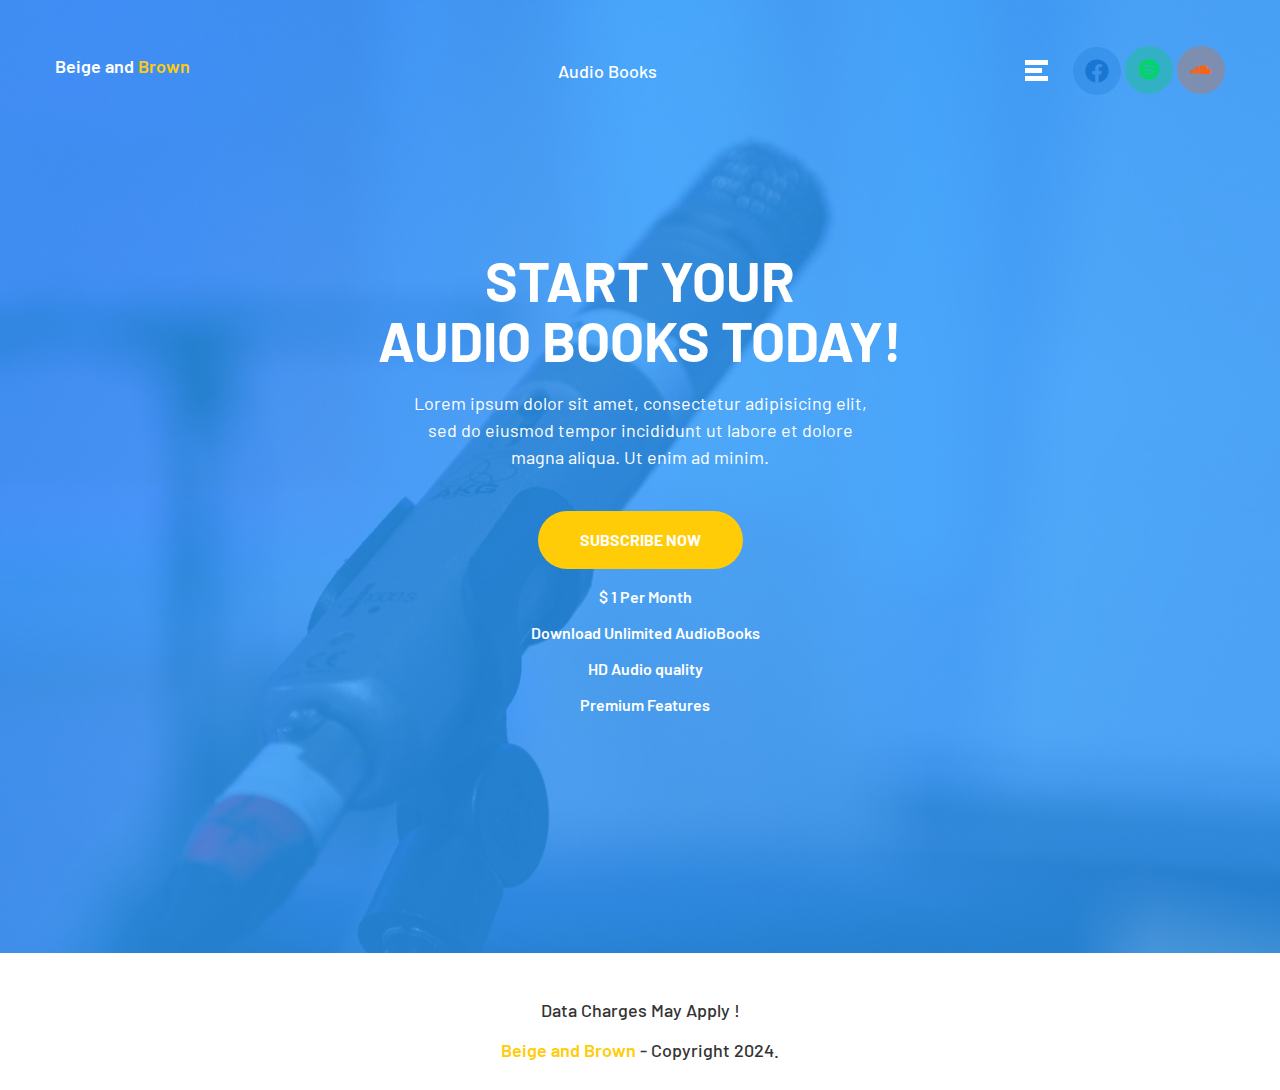
<file: index.html>
<!DOCTYPE html>
<html lang="en">

<head>
    <meta charset="UTF-8">
    <title>Beige and Brown</title>
    <meta name="viewport" content="width=device-width, initial-scale=1, shrink-to-fit=no">
    <meta name="description" content="Beige and Brown" />
    <meta name="author" content="Beige and Brown">
    <meta name="keywords" content="" />
    <link rel="stylesheet" type="text/css" href="css/animate.css">
    <link rel="stylesheet" type="text/css" href="css/bootstrap.min.css">
    <link rel="stylesheet" type="text/css" href="css/all.min.css">
    <link rel="stylesheet" type="text/css" href="css/slick.css">
    <link rel="stylesheet" type="text/css" href="css/slick-theme.css">
    <link rel="stylesheet" type="text/css" href="css/flaticon.css">
    <link rel="stylesheet" type="text/css" href="css/maudio.css">
    <link rel="stylesheet" type="text/css" href="css/jplayer.blue.monday.min.css" />
    <link rel="stylesheet" type="text/css" href="css/style.css">
    <link rel="stylesheet" type="text/css" href="css/color.css">
    <link rel="stylesheet" type="text/css" href="css/rtl.css">
    <link rel="stylesheet" type="text/css" href="css/responsive.css">
    <link rel="alternate stylesheet" type="text/css" href="css/color.css" title="color1" />
</head>

<body>
    <div class="wrapper">

        <header class="pb">
            <div class="bottom-header">
                <div class="container">
                    <div class="header-content">
                        <div class="logo">
                            <a href="index.html" title="">
                                <p class="dummy_logo">Beige and <span style="color:  #ffcc07;">Brown</span></p>
                            </a>
                        </div>
                        <nav>
                            <ul>
                                <li><a href="podcasts.html" title="">Audio Books</a></li>
                                <!-- <li>
                                    <select class="form-select form_select" aria-label="Default select example">
                                        <option value="">Language</option>
                                        <option value="1">English</option>
                                        <option value="2">Hindi</option>
                                    </select>
                                </li> -->
                            </ul>
                        </nav>
                        <a href="#" title="" class="menu-btn"><img src="images/bars2.png" alt=""></a>
                        <ul class="social-links">
                            <li><a href="#" title="" class="facebook"><i class="fab fa-facebook"></i></a></li>
                            <li><a href="#" title="" class="spotify"><i class="flaticon-spotify"></i></a></li>
                            <li><a href="#" title="" class="soundcloud"><i class="flaticon-soundcloud-logo"></i></a>
                            </li>
                        </ul>
                    </div>
                </div>
            </div>
        </header>

        <div class="responsive-mobile-menu d-flex flex-wrap align-items-end">
            <a href="#" title="" class="close-menu">
                <i class="fa fa-times"></i>
            </a>
            <ul class="mb-menu">
                <li><a href="podcasts.html" title="">Audio Books</a> </li>
            </ul>
            <ul class="social-links">
                <li><a href="#" title=""><i class="fab fa-facebook-f"></i></a></li>
                <li><a href="#" title=""><i class="fab fa-twitter"></i></a></li>
                <li><a href="#" title=""><i class="fab fa-instagram"></i></a></li>
                <li><a href="#" title=""><i class="fab fa-dribbble"></i></a></li>
            </ul>
            <div class="rep-copyright">
                <p>Data Charges May Apply !</p>
                <p>Copyright © 2024 <a href="#" title="">Beige and Brown</a></p>

            </div><!--rep-copyright end-->
        </div><!--responsive-mobile-menu end-->

        <section class="main-banner-hp4 text-center">
            <div class="fixed-bg banner-bg6 overlay"></div>
            <div class="container">
                <div class="banner-text-hp3">
                    <h2>Start your <br /> Audio Books today!</h2>
                    <p>Lorem ipsum dolor sit amet, consectetur adipisicing elit, sed do eiusmod
                        tempor incididunt ut labore et dolore magna aliqua. Ut enim ad minim.</p>
                    <a class="btn-default" href="#">Subscribe Now</a>
                    <div class="plan_box">
                        <h4 class="text"><a href="#" title="">&dollar; 1 Per Month</a></h4>
                        <h4 class="text"><a href="#" title="">Download Unlimited AudioBooks</a></h4>
                        <h4 class="text"><a href="#" title="">HD Audio quality</a></h4>
                        <h4 class="text"><a href="#" title="">Premium Features</a></h4>
                    </div>
                    <!-- <div class="icons_row mt-4">
                        <div class="listen_icon">
                            <span><i class="flaticon-dollor" style="color:  #ffcc07;"></i></span>
                        </div>
                        <div class="listen_text">
                            <h4 class="text"><a href="#" title="">1 Per Month</a></h4>
                        </div>
                    </div>
                    <div class="icons_row">
                        <div class="listen_icon">
                            <span><i class="flaticon-download" style="color:  #ffcc07;"></i></span>
                        </div>
                        <div class="listen_text">
                            <h4 class="text"><a href="#" title="">Download Unlimited AudioBooks</a></h4>
                        </div>
                    </div>
                    <div class="icons_row">
                        <div class="listen_icon">
                            <span><i class="flaticon-download" style="color:  #ffcc07;"></i></span>
                        </div>
                        <div class="listen_text">
                            <h4 class="text"><a href="#" title="">HD Audio quality</a></h4>
                        </div>
                    </div>
                    <div class="icons_row">
                        <div class="listen_icon">
                            <span><i class="flaticon-download" style="color:  #ffcc07;"></i></span>
                        </div>
                        <div class="listen_text">
                            <h4 class="text"><a href="#" title="">Premium Features</a></h4>
                        </div>
                    </div> -->

                    <!-- <div class="listen-dv">
                        <span> <i class="flaticon-dollor" style="color:  #ffcc07;"></i></span>
                        <h4 class="text"><a href="#" title="">1 Per Month</a></h4>
                    </div>
                    <div class="listen-dv">
                        <span> <i class="flaticon-download" style="color:  #ffcc07;"></i></span>
                        <h4 class="text"><a href="#" title="">Download Unlimited AudioBooks</a></h4>
                    </div> -->
                </div>
                <!-- <div class="listen-on-platforms">
                    <div class="container">
                        <div class="listen-dv text-center">
                            <h3>Premium :</h3>
                            <ul>
                                <li>
                                    <span> <i class="flaticon-dollor" style="color:  #ffcc07;"></i></span>
                                    <h4><a href="#" title=""> 1 Per Month</a></h4>
                                </li>
                                <li>
                                    <span><i class="fa fa-rss" style="color:  #ffcc07;"></i></span>
                                    <h4><a href="#" title="">Subscribe Now</a> </h4>
                                </li>
                            </ul>
                        </div>
                    </div>
                </div> -->
            </div>
        </section>

        <!-- <section class="block pt-0">
            <div class="fixed-bg bg1"></div>
            <section class="block pb-0">
                <div class="container">
                    <div class="section-title text-center">
                        <span>Enjoy some new awesome Audio Books</span>
                        <h2>Audio Books <span>SERIES</span></h2>
                        <i class="flaticon-playlist"></i>
                    </div>
                    <div class="podcast-series">
                        <div class="row">
                            <div class="col-lg-6">
                                <div class="pod-series">
                                    <div class="pod-thumbnail">
                                        <img src="images/resources/img2.jpg" alt="" class="w-100">
                                        <a href="#" title="" class="download"><i class="fa fa-download"></i></a>
                                    </div>
                                    <div class="pod-info">
                                        <h3>Fashion Is Life</h3>
                                        <h4>20 Episodes</h4>
                                        <ul class="songs-list">
                                            <li>
                                                <div class="mm-audio">
                                                    <audio controls
                                                        src="http://www.jplayer.org/audio/mp3/Miaow-04-Lismore.mp3"></audio>
                                                </div>
                                                <h3>The Moorditj Mag Podcast: Ep #20</h3>
                                            </li>
                                            <li>
                                                <div class="mm-audio">
                                                    <audio controls
                                                        src="http://www.jplayer.org/audio/mp3/TSP-05-Your_face.mp3"></audio>
                                                </div>
                                                <h3>Week’s edition of the Moorditj: Ep #19</h3>
                                            </li>
                                            <li>
                                                <div class="mm-audio">
                                                    <audio controls
                                                        src="http://www.jplayer.org/audio/mp3/TSP-01-Cro_magnon_man.mp3"></audio>
                                                </div>
                                                <h3>Jim and Jodi talking: Ep #18</h3>
                                            </li>
                                            <li>
                                                <div class="mm-audio">
                                                    <audio controls
                                                        src="http://www.jplayer.org/audio/mp3/TSP-07-Cybersonnet.mp3"></audio>
                                                </div>
                                                <h3>Who Loves Everything: Ep #17</h3>
                                            </li>
                                        </ul>
                                        <a href="podcast-details.html" title="" class="view-btn">View All Episodes <i
                                                class="fa fa-angle-right"></i></a>
                                    </div>
                                </div>
                            </div>
                            <div class="col-lg-6">
                                <div class="pod-series">
                                    <div class="pod-thumbnail">
                                        <img src="images/resources/img3.jpg" alt="" class="w-100">
                                        <a href="#" title="" class="download"><i class="fa fa-download"></i></a>
                                    </div>
                                    <div class="pod-info">
                                        <h3>Education Audio Books</h3>
                                        <h4>20 Episodes</h4>
                                        <ul class="songs-list">
                                            <li>
                                                <div class="mm-audio">
                                                    <audio controls
                                                        src="http://www.jplayer.org/audio/mp3/Miaow-04-Lismore.mp3"></audio>
                                                </div>
                                                <h3>The Moorditj Mag Podcast: Ep #20</h3>
                                            </li>
                                            <li>
                                                <div class="mm-audio">
                                                    <audio controls
                                                        src="http://www.jplayer.org/audio/mp3/TSP-05-Your_face.mp3"></audio>
                                                </div>
                                                <h3>Week’s edition of the Moorditj: Ep #19</h3>
                                            </li>
                                            <li>
                                                <div class="mm-audio">
                                                    <audio controls
                                                        src="http://www.jplayer.org/audio/mp3/TSP-01-Cro_magnon_man.mp3"></audio>
                                                </div>
                                                <h3>Jim and Jodi talking: Ep #18</h3>
                                            </li>
                                            <li>
                                                <div class="mm-audio">
                                                    <audio controls
                                                        src="http://www.jplayer.org/audio/mp3/TSP-07-Cybersonnet.mp3"></audio>
                                                </div>
                                                <h3>Who Loves Everything: Ep #17</h3>
                                            </li>
                                        </ul>
                                        <a href="podcast-details.html" title="" class="view-btn">View All Episodes <i
                                                class="fa fa-angle-right"></i></a>
                                    </div>
                                </div>
                            </div>
                        </div>
                    </div>
                </div>
            </section>
        </section> -->

        <!-- <section class="block">
            <div class="container">
                <div class="section-title text-center">
                    <span>Enjoy some new awesome Audio Books</span>
                    <h2>Audio <span>Books</span></h2>
                    <i class="flaticon-playlist"></i>
                </div>
                <div class="podcast-episodes">
                    <div class="podcast-epd">
                        <div class="row align-items-center">
                            <div class="col-lg-4">
                                <div class="podcast-thumb">
                                    <img src="images/resources/img4.jpg" alt="" class="w-100">
                                </div>
                            </div>
                            <div class="col-lg-8">
                                <div class="podcast-ep-info">
                                    <ul class="pod-meta">
                                        <li>
                                            <i class="flaticon-playlist"></i>
                                            Episode 12
                                        </li>
                                        <li>
                                            <i class="flaticon-date"></i>
                                            September 3, 2018
                                        </li>
                                    </ul>
                                    <h2>A short wave goodbye for my good friend</h2>
                                    <div class="music-player">
                                        <audio controls
                                            src="http://www.jplayer.org/audio/mp3/Miaow-04-Lismore.mp3"></audio>
                                    </div>
                                    <p>Lorem ipsum dolor sit amet, consectetuer adipiscing elit. Aenean commodo ligula
                                        eget dolor. Ae nean massa. Cum sociis natoque penatibus et magnis dis parturient
                                        montes, nascetur ridiculus mus. Donec quam felis, ultricies nec, pellentesque
                                        eu, pretium...</p>
                                </div>
                            </div>
                        </div>
                    </div>
                    <div class="podcast-epd">
                        <div class="row align-items-center">
                            <div class="col-lg-4">
                                <div class="podcast-thumb">
                                    <img src="images/resources/img5.jpg" alt="" class="w-100">
                                </div>
                            </div>
                            <div class="col-lg-8">
                                <div class="podcast-ep-info">
                                    <ul class="pod-meta">
                                        <li>
                                            <i class="flaticon-playlist"></i>
                                            Episode 12
                                        </li>
                                        <li>
                                            <i class="flaticon-date"></i>
                                            September 3, 2018
                                        </li>
                                    </ul>
                                    <h2>Goodbye for my good friend Francisco</h2>
                                    <div class="music-player">
                                        <audio controls
                                            src="http://www.jplayer.org/audio/mp3/TSP-07-Cybersonnet.mp3"></audio>
                                    </div>
                                    <p>Lorem ipsum dolor sit amet, consectetuer adipiscing elit. Aenean commodo ligula
                                        eget dolor. Ae nean massa. Cum sociis natoque penatibus et magnis dis parturient
                                        montes, nascetur ridiculus mus. Donec quam felis, ultricies nec, pellentesque
                                        eu, pretium...</p>
                                </div>
                            </div>
                        </div>
                    </div>
                    <div class="podcast-epd">
                        <div class="row align-items-center">
                            <div class="col-lg-4">
                                <div class="podcast-thumb">
                                    <img src="images/resources/img6.jpg" alt="" class="w-100">
                                </div>
                            </div>
                            <div class="col-lg-8">
                                <div class="podcast-ep-info">
                                    <ul class="pod-meta">
                                        <li>
                                            <i class="flaticon-playlist"></i>
                                            Episode 12
                                        </li>
                                        <li>
                                            <i class="flaticon-date"></i>
                                            September 3, 2018
                                        </li>
                                    </ul>
                                    <h2>Glazing handmade white china pot</h2>
                                    <div class="music-player">
                                        <audio controls
                                            src="http://www.jplayer.org/audio/mp3/Miaow-01-Tempered-song.mp3"></audio>
                                    </div>
                                    <p>Lorem ipsum dolor sit amet, consectetuer adipiscing elit. Aenean commodo ligula
                                        eget dolor. Ae nean massa. Cum sociis natoque penatibus et magnis dis parturient
                                        montes, nascetur ridiculus mus. Donec quam felis, ultricies nec, pellentesque
                                        eu, pretium...</p>
                                </div>
                            </div>
                        </div>
                    </div>
                    <div class="podcast-epd">
                        <div class="row align-items-center">
                            <div class="col-lg-4">
                                <div class="podcast-thumb">
                                    <img src="images/resources/img7.jpg" alt="" class="w-100">
                                </div>
                            </div>
                            <div class="col-lg-8">
                                <div class="podcast-ep-info">
                                    <ul class="pod-meta">
                                        <li>
                                            <i class="flaticon-playlist"></i>
                                            Episode 12
                                        </li>
                                        <li>
                                            <i class="flaticon-date"></i>
                                            September 3, 2018
                                        </li>
                                    </ul>
                                    <h2>Lemon juice for the next generations to come</h2>
                                    <div class="music-player">
                                        <audio controls
                                            src="http://www.jplayer.org/audio/mp3/Miaow-02-Hidden.mp3"></audio>
                                    </div>
                                    <p>Lorem ipsum dolor sit amet, consectetuer adipiscing elit. Aenean commodo ligula
                                        eget dolor. Ae nean massa. Cum sociis natoque penatibus et magnis dis parturient
                                        montes, nascetur ridiculus mus. Donec quam felis, ultricies nec, pellentesque
                                        eu, pretium...</p>
                                </div>
                            </div>
                        </div>
                    </div>
                    <div class="podcast-epd">
                        <div class="row align-items-center">
                            <div class="col-lg-4">
                                <div class="podcast-thumb">
                                    <img src="images/resources/img8.jpg" alt="" class="w-100">
                                </div>
                            </div>
                            <div class="col-lg-8">
                                <div class="podcast-ep-info">
                                    <ul class="pod-meta">
                                        <li>
                                            <i class="flaticon-playlist"></i>
                                            Episode 12
                                        </li>
                                        <li>
                                            <i class="flaticon-date"></i>
                                            September 3, 2018
                                        </li>
                                    </ul>
                                    <h2>A short wave goodbye for my good friend</h2>
                                    <div class="music-player">
                                        <audio controls
                                            src="http://www.jplayer.org/audio/mp3/Miaow-03-Lentement.mp3"></audio>
                                    </div>
                                    <p>Lorem ipsum dolor sit amet, consectetuer adipiscing elit. Aenean commodo ligula
                                        eget dolor. Ae nean massa. Cum sociis natoque penatibus et magnis dis parturient
                                        montes, nascetur ridiculus mus. Donec quam felis, ultricies nec, pellentesque
                                        eu, pretium...</p>
                                </div>
                            </div>
                        </div>
                    </div>
                </div>
                <div class="load-more text-center">
                    <a href="podcast-details.html" title="" class="btn-default"><i class="flaticon-reload"></i>Load More
                        <span></span></a>
                </div>
            </div>
        </section> -->

        <!-- <section class="subscribe_section">
            <div class="container">
                <div class="section-title v2 text-center">
                    <span>Which option is right for you?</span>
                    <h3>Instantly <span>Access Hundreds of Hours</span> of Audio Books Shows and More.</h3>
                </div>
                <div class="row">
                    <div class="col-lg-4 col-md-6 mb-4">
                        <div class="packages">
                            <h1>Premium</h1>
                            <h2 class="text1">&#8377; 999.00</h2>
                            <ul class="list">
                                <li class="first">1 Login Device</li>
                                <li>Unlimited Downloads</li>
                                <li>HD Audio Quality</li>
                                <li>Premium Features</li>
                            </ul>
                            <a href="#" class="button">Start Now</a>
                        </div>
                    </div>
                    <div class="col-lg-4 col-md-6 mb-4">
                        <div class="packages">
                            <h1>Premium</h1>
                            <h2 class="text1">&#8377; 999.00</h2>
                            <ul class="list">
                                <li class="first">1 Login Device</li>
                                <li>Unlimited Downloads</li>
                                <li>HD Audio Quality</li>
                                <li>Premium Features</li>
                            </ul>
                            <a href="#" class="button">Start Now</a>
                        </div>
                    </div>
                    <div class="col-lg-4 col-md-6 mb-4">
                        <div class="packages">
                            <h1>Premium</h1>
                            <h2 class="text1">&#8377; 999.00</h2>
                            <ul class="list">
                                <li class="first">1 Login Device</li>
                                <li>Unlimited Downloads</li>
                                <li>HD Audio Quality</li>
                                <li>Premium Features</li>
                            </ul>
                            <a href="#" class="button">Start Now</a>
                        </div>
                    </div>
                </div>
            </div>
        </section> -->

        <!-- <section class="block">
            <div class="fixed-bg bg2 overlay-bg"></div>
            <div class="container">
                <div class="section-title white text-center">
                    <span>Enjoy some new awesome Audio Books</span>
                    <h2>Latest <span>News</span></h2>
                    <i class="flaticon-playlist"></i>
                </div>
                <div class="blog-posts">
                    <div class="row">
                        <div class="col-lg-4 col-md-6">
                            <div class="post">
                                <span class="category">Radio Production</span>
                                <h2 class="post-title"><a href="blog-details.html" title="">10 Ways to Get New Listeners
                                        Using Social Media</a></h2>
                                <img src="images/resources/img9.jpg" alt="" class="w-100">
                                <p>Lorem ipsum dolor sit amet conc sit n sit namo, allegro sustenuto spres Lore to ipsum
                                    dolo e liemat.</p>
                                <a href="#" title="" class="posted-by"><span> By Harry Robinson</span> -
                                    <strong>24.04.20</strong></a>
                            </div>
                        </div>
                        <div class="col-lg-4 col-md-6">
                            <div class="post">
                                <span class="category">Radio Tips</span>
                                <h2 class="post-title"><a href="blog-details.html" title="">Collider and the Search for
                                        the Higgs-Boson</a></h2>
                                <img src="images/resources/img10.jpg" alt="" class="w-100">
                                <p>Lorem ipsum dolor sit amet conc sit n sit namo, allegro sustenuto spres Lore to ipsum
                                    dolo e liemat.</p>
                                <a href="#" title="" class="posted-by"><span> By Harry Robinson</span> -
                                    <strong>24.04.20</strong></a>
                            </div>
                        </div>
                        <div class="col-lg-4 col-md-6">
                            <div class="post">
                                <span class="category">News</span>
                                <h2 class="post-title"><a href="blog-details.html" title="">Pluto and the Icy Outer
                                        Solar System</a></h2>
                                <img src="images/resources/img11.jpg" alt="" class="w-100">
                                <p>Lorem ipsum dolor sit amet conc sit n sit namo, allegro sustenuto spres Lore to ipsum
                                    dolo e liemat.</p>
                                <a href="#" title="" class="posted-by"><span> By Harry Robinson</span> -
                                    <strong>24.04.20</strong></a>
                            </div>
                        </div>
                    </div>
                </div>
            </div>
        </section> -->

        <!-- <section class="newsletter-sec">
            <div class="container">
                <div class="newsletter">
                    <div class="row align-items-center">
                        <div class="col-lg-5">
                            <div class="newz-txt">
                                <h3>Subscribe <span>Our Newsletter</span> To Receive the Latest News</h3>
                            </div>
                        </div>
                        <div class="col-lg-7">
                            <div class="newsletter-form">
                                <div class="input-field">
                                    <span class="env"><i class="flaticon-email"></i></span>
                                    <input type="email" name="email" placeholder="Enter Your Email Address....">
                                    <button type="submit" class="btn-default">Subscribe <span></span></button>
                                </div>
                            </div>
                        </div>
                    </div>
                </div>
            </div>
        </section> -->

        <!-- <section class="block pb-0">
            <div class="container-fluid p-0">
                <h3 class="hd-title"><a href="#" title="">@softcircles</a></h3>
                <div class="insta-section">
                    <div class="row">
                        <div class="col-md-2 col-sm-4 col-4">
                            <div class="insta">
                                <img src="images/resources/img12.jpg" alt="" class="w-100">
                                <ul class="lzt">
                                    <li><i class="flaticon-heart-1"></i> 12</li>
                                    <li><i class="flaticon-comment"></i> 45</li>
                                </ul>
                            </div>
                        </div>
                        <div class="col-md-2 col-sm-4 col-4">
                            <div class="insta">
                                <img src="images/resources/img13.jpg" alt="" class="w-100">
                                <ul class="lzt">
                                    <li><i class="flaticon-heart-1"></i> 12</li>
                                    <li><i class="flaticon-comment"></i> 45</li>
                                </ul>
                            </div>
                        </div>
                        <div class="col-md-2 col-sm-4 col-4">
                            <div class="insta">
                                <img src="images/resources/img14.jpg" alt="" class="w-100">
                                <ul class="lzt">
                                    <li><i class="flaticon-heart-1"></i> 12</li>
                                    <li><i class="flaticon-comment"></i> 45</li>
                                </ul>
                            </div>
                        </div>
                        <div class="col-md-2 col-sm-4 col-4">
                            <div class="insta">
                                <img src="images/resources/img15.jpg" alt="" class="w-100">
                                <ul class="lzt">
                                    <li><i class="flaticon-heart-1"></i> 12</li>
                                    <li><i class="flaticon-comment"></i> 45</li>
                                </ul>
                            </div>
                        </div>
                        <div class="col-md-2 col-sm-4 col-4">
                            <div class="insta">
                                <img src="images/resources/img16.jpg" alt="" class="w-100">
                                <ul class="lzt">
                                    <li><i class="flaticon-heart-1"></i> 12</li>
                                    <li><i class="flaticon-comment"></i> 45</li>
                                </ul>
                            </div>
                        </div>
                        <div class="col-md-2 col-sm-4 col-4">
                            <div class="insta">
                                <img src="images/resources/img17.jpg" alt="" class="w-100">
                                <ul class="lzt">
                                    <li><i class="flaticon-heart-1"></i> 12</li>
                                    <li><i class="flaticon-comment"></i> 45</li>
                                </ul>
                            </div>
                        </div>
                    </div>
                </div>
            </div>
        </section> -->

        <footer>
            <div class="container">
                <!-- <div class="top-footer">
                    <div class="row">
                        <div class="col-lg-3 col-md-6">
                            <div class="widget widget-about">
                                <h3>London Sinfonietta</h3>
                                <p>169 Bridle Ave. <br /> Georgetown, SC 29440</p>
                            </div>
                        </div>
                        <div class="col-lg-3 col-md-6">
                            <div class="widget widget-contact">
                                <ul>
                                    <li>+123 456 789 01</li>
                                    <li><a href="mailto:example@example.com" title="">info@username.com</a></li>
                                </ul>
                            </div>
                        </div>
                        <div class="col-lg-3 col-md-6">
                            <div class="widget widget-links">
                                <ul class="wd-links">
                                    <li><a href="#" title="">Accessibility</a></li>
                                    <li><a href="#" title="">Contact</a></li>
                                    <li><a href="#" title="">Privacy and Cookie </a></li>
                                </ul>
                            </div>
                        </div>
                        <div class="col-lg-3 col-md-6">
                            <div class="widget widget-links">
                                <ul class="wd-links">
                                    <li><a href="#" title="">Accessibility</a></li>
                                    <li><a href="#" title="">Contact</a></li>
                                    <li><a href="#" title="">Privacy and Cookie </a></li>
                                </ul>
                            </div>
                        </div>
                    </div>
                </div> -->
                <div class="bottom-footer">
                    <!-- <div class="row"> -->
                    <!-- <div class="col-lg-3">
                            <div class="btm-logo">
                                Beige and Brown
                            </div>
                        </div> -->
                    <!-- <div class="col-lg-9">
                            <ul class="btm-links">
                                <li><a href="#" title="">About Us</a></li>
                                <li><a href="#" title="">Working for Us</a></li>
                                <li><a href="#" title="">Help</a></li>
                                <li><a href="#" title="">Press</a></li>
                                <li><a href="#" title="">Code of Conduct</a></li>
                            </ul> -->

                    <!-- </div> -->
                    <p class="copyright-txt">Data Charges May Apply !</p>
                    <p class="copyright-txt"><strong>Beige and Brown</strong> - Copyright 2024.</p>
                    <!-- </div> -->
                </div>
            </div>
        </footer>

    </div>

    <script src="js/all.min.js"></script>
</body>

</html>
</file>
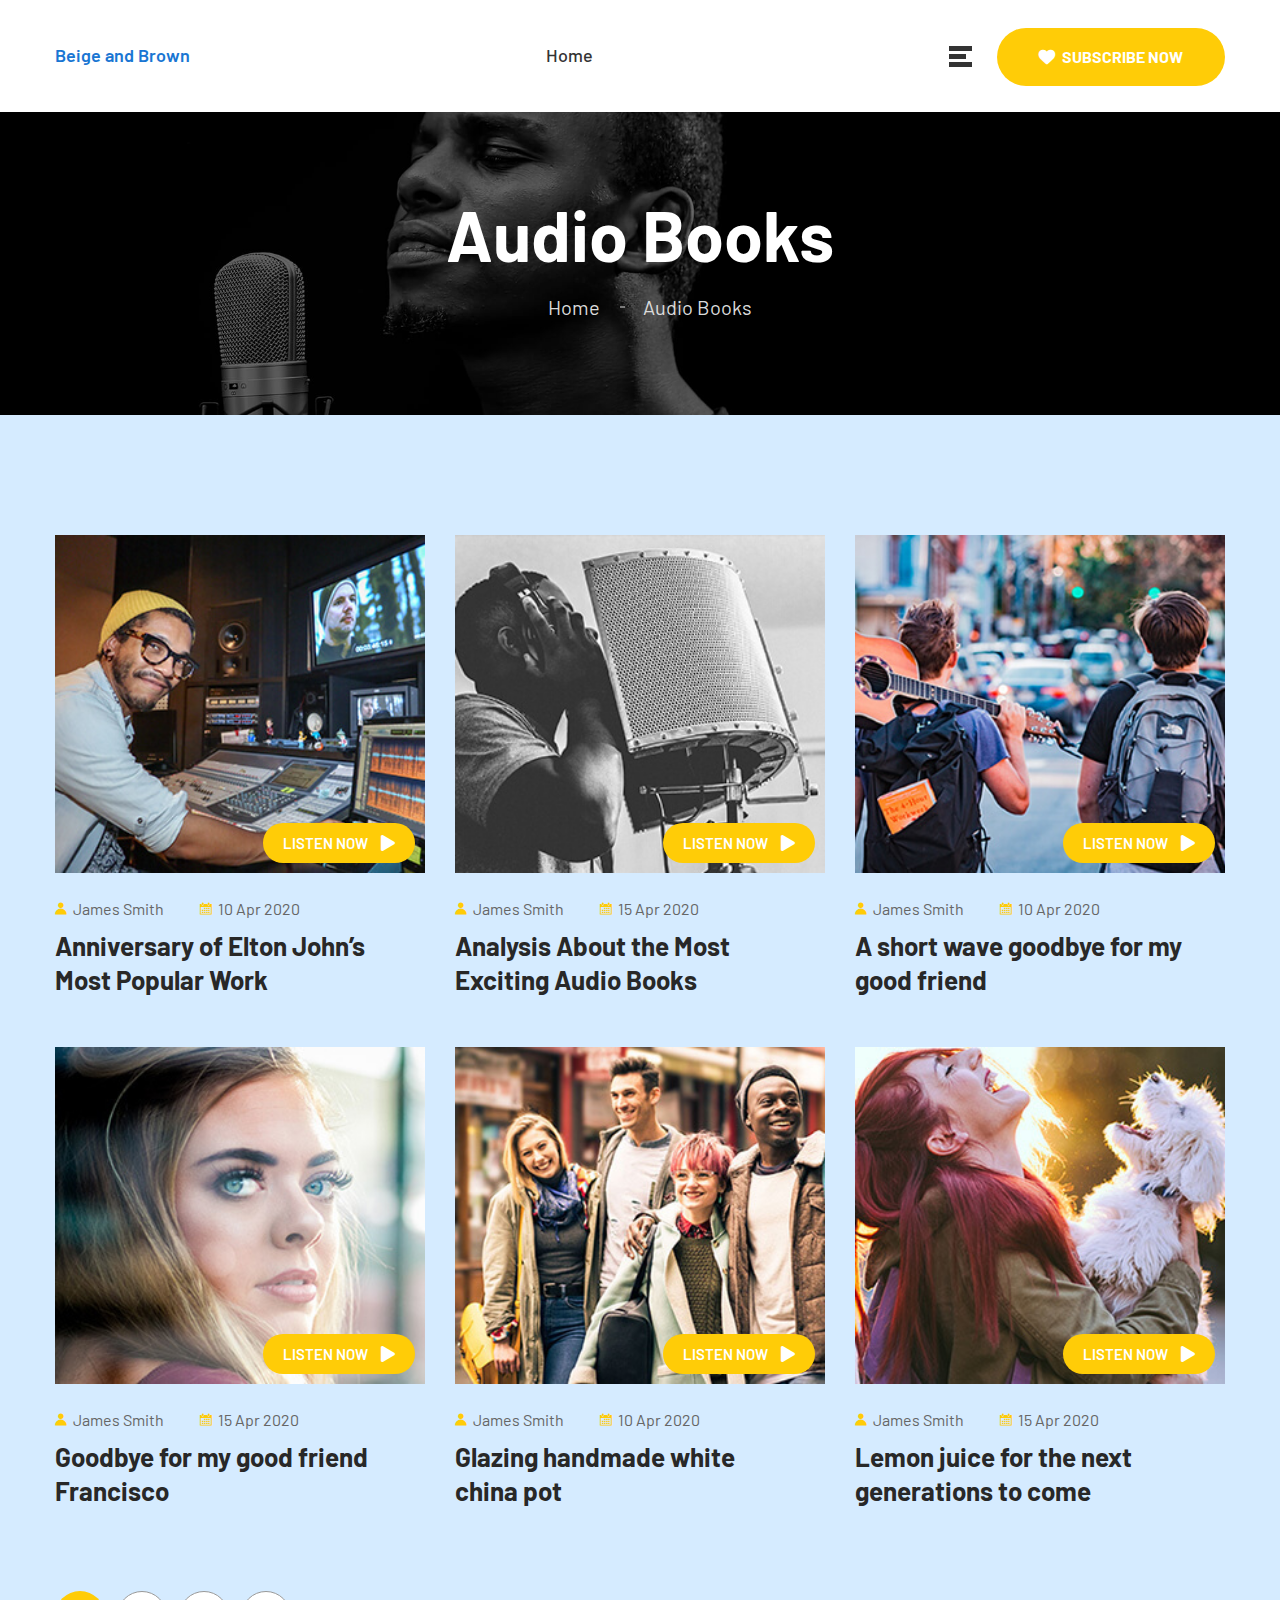
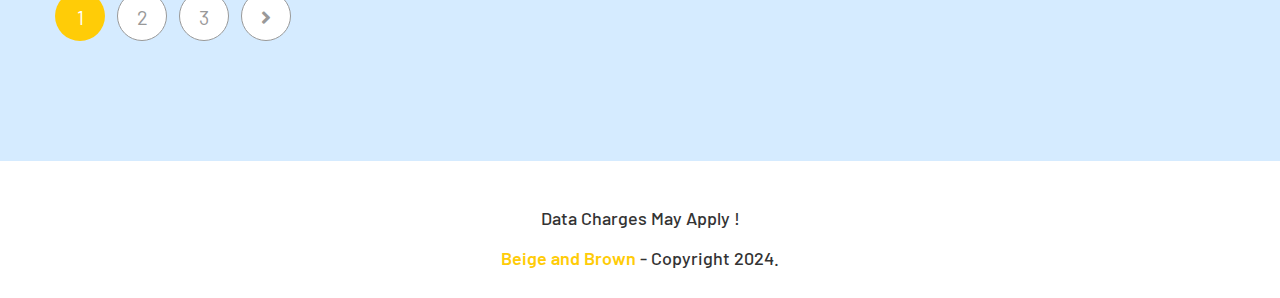
<file: podcasts.html>
<!DOCTYPE html>
<html lang="en">

<head>
    <meta charset="UTF-8">
    <title>Beige and Brown</title>
    <meta name="viewport" content="width=device-width, initial-scale=1, shrink-to-fit=no">
    <meta name="description" content="Beige and Brown" />
    <meta name="author" content="Beige and Brown">
    <meta name="keywords" content="" />
    <link rel="stylesheet" type="text/css" href="css/animate.css">
    <link rel="stylesheet" type="text/css" href="css/bootstrap.min.css">
    <link rel="stylesheet" type="text/css" href="css/all.min.css">
    <link rel="stylesheet" type="text/css" href="css/slick.css">
    <link rel="stylesheet" type="text/css" href="css/slick-theme.css">
    <link rel="stylesheet" type="text/css" href="css/flaticon.css">
    <link rel="stylesheet" type="text/css" href="css/maudio.css">
    <link rel="stylesheet" type="text/css" href="css/jplayer.blue.monday.min.css" />
    <link rel="stylesheet" type="text/css" href="css/style.css">
    <link rel="stylesheet" type="text/css" href="css/color.css">
    <link rel="stylesheet" type="text/css" href="css/rtl.css">
    <link rel="stylesheet" type="text/css" href="css/responsive.css">
    <link rel="alternate stylesheet" type="text/css" href="css/color.css" title="color1" />
</head>


<body>

    <div id="jquery_jplayer_1" class="cp-jplayer"></div>
    <div class="wrapper">

        <header>
            <!-- <div class="top-header">
                <div class="container">
                    <div class="row align-items-center">
                        <div class="col-xl-8 col-lg-7 col-md-6">
                            <ul class="tp-links">
                                <li><a href="" title="">Subscribe</a></li>
                                <li><a href="#" title="">Who We Are</a></li>
                                <li><a href="podcasts.html" title="">Audio Books</a></li>
                            </ul>
                        </div>
                        <div class="col-xl-4 col-lg-5 col-md-6 mll-auto">
                            <a href="#" title="" class="login"><i class="flaticon-user"></i>Login or
                                Register</a>
                            <ul class="social-links">
                                <li><a href="#" title=""><i class="fab fa-facebook-f"></i></a></li>
                                <li><a href="#" title=""><i class="fab fa-twitter"></i></a></li>
                                <li><a href="#" title=""><i class="fab fa-instagram"></i></a></li>
                            </ul>
                            <div class="clearfix"></div>
                        </div>
                    </div>
                </div>
            </div> -->
            <div class="bottom-header">
                <div class="container">
                    <div class="header-content">
                        <div class="logo">
                            <a href="index.html" title="">
                                <p class="dummy_logo2">Beige and Brown</p>
                            </a>
                        </div><!--logo end-->
                        <nav>
                            <ul>
                                <li><a class="" href="index.html" title="">Home</a> </li>
                                <!-- <li><a href="podcasts.html" title="">Audio Books</a></li> -->
                                <!-- <li><a href="#" title="">Blog</a> </li> -->
                                <!-- <li><a href="#" title="">Contact</a></li> -->
                            </ul>
                        </nav><!--nav end-->
                        <a href="#" title="" class="menu-btn"><img src="images/bars.png" alt=""></a>
                        <a href="#" title="" class="btn-default"><i class="flaticon-heart"></i>Subscribe
                            Now
                            <span></span></a>
                    </div><!--header-content end-->
                </div>
            </div><!--bottom-header end-->
        </header><!--header end-->

        <div class="responsive-mobile-menu d-flex flex-wrap align-items-end">
            <a href="#" title="" class="close-menu">
                <i class="fa fa-times"></i>
            </a>
            <ul class="mb-menu">
                <li><a href="index.html" title="">Home</a> </li>
                <li><a href="profile.html" title="">Profile</a></li>
                <!-- <li><a href="#" title="">Blog</a></li> -->
                <!-- <li><a href="#" title="">Contact</a></li> -->
            </ul>
            <ul class="social-links">
                <li><a href="#" title=""><i class="fab fa-facebook-f"></i></a></li>
                <li><a href="#" title=""><i class="fab fa-twitter"></i></a></li>
                <li><a href="#" title=""><i class="fab fa-instagram"></i></a></li>
                <li><a href="#" title=""><i class="fab fa-dribbble"></i></a></li>
            </ul>
            <div class="rep-copyright">
                <p>Data Charges May Apply !</p>
                <p>Copyright © 2024 <a href="#" title="">Beige and Brown</a></p>
            </div><!--rep-copyright end-->
        </div><!--responsive-mobile-menu end-->

        <!--  MUSIC PLAYER -->
        <a href="#" title="" class="remove-music-player v2"><i class="fa fa-angle-up"></i></a>
        <div class="beatx-playyer fixed-player">
            <a href="#" title="" class="remove-music-player"><i class="fa fa-angle-down"></i></a>
            <div id="jquery_jplayer_1" class="jp-jplayer"></div>
            <div class="container-fluid">
                <div id="jp_container_1" class="jp-audio" role="application" aria-label="media player">
                    <div class="jp-type-playlist">
                        <div class="jp-gui jp-interface align-items-center">
                            <div class="musicc-controls">
                                <div class="row align-items-center">
                                    <div class="col-xl-4">
                                        <div class="song-title">
                                            <h2 class="jp-title"></h2>
                                        </div>
                                    </div>
                                    <div class="col-xl-3 col-lg-4">
                                        <div
                                            class="jp-controls d-flex flex-wrap align-items-center justify-content-end">
                                            <button class="jp-previous" role="button" tabindex="0"><i
                                                    class="flaticon-backward-arrows-couple-pointing-to-left"></i></button>
                                            <button class="jp-play" role="button" tabindex="0"><i
                                                    class="fa fa-play"></i></button>
                                            <button class="jp-next" role="button" tabindex="0"><i
                                                    class="flaticon-fast-forward"></i></button>
                                        </div>
                                    </div>
                                    <div class="col-xl-5 col-lg-8 text-right">
                                        <div class="controls-sc">
                                            <div class="jp-progress">
                                                <div class="jp-seek-bar">
                                                    <div class="jp-play-bar"></div>
                                                </div>
                                            </div>
                                            <div class="jp-time-holder">
                                                <div class="jp-current-time" role="timer" aria-label="time">&nbsp;</div>
                                                <div class="jp-duration" role="timer" aria-label="duration">&nbsp;</div>
                                            </div>
                                            <div class="jp-toggles">
                                                <button class="jp-repeat" role="button" tabindex="0"><i
                                                        class="fa fa-redo-alt"></i></button>
                                                <button class="jp-shuffle" role="button" tabindex="0"><i
                                                        class="fa fa-random"></i></button>
                                            </div>
                                            <div class="jp-volume-controls">
                                                <!-- <button class="jp-mute" role="button" tabindex="0"><i class="fa fa-volume-off"></i></button> -->
                                                <div class="jp-volume-bar">
                                                    <div class="jp-volume-bar-value"></div>
                                                </div>
                                                <button class="jp-mute" role="button" tabindex="0"><i
                                                        class="fa fa-volume-up"></i></button>
                                            </div>
                                        </div>
                                    </div>
                                </div>
                            </div>
                        </div>
                        <div class="jp-playlist">
                            <h3>Episodes</h3>
                            <ul>
                                <li>&nbsp;</li>
                            </ul>
                        </div>
                        <div class="jp-no-solution">
                            <span>Update Required</span>
                            To play the media you will need to either update your browser to a recent version or update
                            your <a href="http://get.adobe.com/flashplayer/" target="_blank">Flash plugin</a>.
                        </div>
                    </div>
                </div>
            </div>
        </div><!--beatx-music-player end-->

        <section class="pager-section">
            <div class="fixed-bg pager-bg"></div>
            <div class="container">
                <div class="pager-details text-center">
                    <h2 class="page-title">Audio Books</h2>
                    <ul class="breadcrumb">
                        <li><a href="index.html" title="">Home</a></li>
                        <li><span>Audio Books</span></li>
                    </ul><!--breadcrumb end-->
                </div><!--pager-details end-->
            </div>
        </section><!--pager-section end-->

        <section class="block podcast_bg">
            <div class="container">
                <div class="page-content">
                    <div class="row">
                        <div class="col-lg-12">
                            <div class="blog-posts v-2">
                                <div class="row">
                                    <div class="col-lg-4 col-md-6">
                                        <div class="blog-post v2">
                                            <div class="blog-thumbnail">
                                                <img src="images/resources/blog1.jpg" alt="" class="w-100">
                                                <a href="#" title="" class="listen-now  open-music-player">
                                                    Listen Now <i class="fa fa-play"></i>
                                                </a>

                                            </div><!--blog-thumbnail end-->
                                            <div class="blog-info">
                                                <ul class="pod-meta">
                                                    <li>
                                                        <i class="flaticon-user"></i>
                                                        <a href="#" title="">James Smith</a>
                                                    </li>
                                                    <li>
                                                        <i class="flaticon-date"></i>
                                                        <a href="#" title="">10 Apr 2020</a>
                                                    </li>
                                                </ul>
                                                <h2><a href="#" title="">Anniversary of Elton John’s
                                                        Most Popular Work</a></h2>
                                            </div><!--blog-info end-->
                                        </div><!--blog-post end-->
                                    </div>
                                    <div class="col-lg-4 col-md-6">
                                        <div class="blog-post v2">
                                            <div class="blog-thumbnail">
                                                <img src="images/resources/blog2.jpg" alt="" class="w-100">
                                                <a href="#" title="" class="listen-now  open-music-player">
                                                    Listen Now <i class="fa fa-play"></i>
                                                </a>
                                            </div><!--blog-thumbnail end-->
                                            <div class="blog-info">
                                                <ul class="pod-meta">
                                                    <li>
                                                        <i class="flaticon-user"></i>
                                                        <a href="#" title="">James Smith</a>
                                                    </li>
                                                    <li>
                                                        <i class="flaticon-date"></i>
                                                        <a href="#" title="">15 Apr 2020</a>
                                                    </li>
                                                </ul>
                                                <h2><a href="#" title="">Analysis About the Most
                                                        Exciting Audio Books</a></h2>
                                            </div><!--blog-info end-->
                                        </div><!--blog-post end-->
                                    </div>
                                    <div class="col-lg-4 col-md-6">
                                        <div class="blog-post v2">
                                            <div class="blog-thumbnail">
                                                <img src="images/resources/blog3.jpg" alt="" class="w-100">
                                                <a href="#" title="" class="listen-now  open-music-player">
                                                    Listen Now <i class="fa fa-play"></i>
                                                </a>
                                            </div><!--blog-thumbnail end-->
                                            <div class="blog-info">
                                                <ul class="pod-meta">
                                                    <li>
                                                        <i class="flaticon-user"></i>
                                                        <a href="#" title="">James Smith</a>
                                                    </li>
                                                    <li>
                                                        <i class="flaticon-date"></i>
                                                        <a href="#" title="">10 Apr 2020</a>
                                                    </li>
                                                </ul>
                                                <h2><a href="#" title="">A short wave goodbye for my
                                                        good friend</a></h2>
                                            </div><!--blog-info end-->
                                        </div><!--blog-post end-->
                                    </div>
                                    <div class="col-lg-4 col-md-6">
                                        <div class="blog-post v2">
                                            <div class="blog-thumbnail">
                                                <img src="images/resources/blog4.jpg" alt="" class="w-100">
                                                <a href="#" title="" class="listen-now  open-music-player">
                                                    Listen Now <i class="fa fa-play"></i>
                                                </a>
                                            </div><!--blog-thumbnail end-->
                                            <div class="blog-info">
                                                <ul class="pod-meta">
                                                    <li>
                                                        <i class="flaticon-user"></i>
                                                        <a href="#" title="">James Smith</a>
                                                    </li>
                                                    <li>
                                                        <i class="flaticon-date"></i>
                                                        <a href="#" title="">15 Apr 2020</a>
                                                    </li>
                                                </ul>
                                                <h2><a href="#" title="">Goodbye for my good friend
                                                        Francisco</a></h2>
                                            </div><!--blog-info end-->
                                        </div><!--blog-post end-->
                                    </div>
                                    <div class="col-lg-4 col-md-6">
                                        <div class="blog-post v2">
                                            <div class="blog-thumbnail">
                                                <img src="images/resources/blog5.jpg" alt="" class="w-100">
                                                <a href="#" title="" class="listen-now  open-music-player">
                                                    Listen Now <i class="fa fa-play"></i>
                                                </a>
                                            </div><!--blog-thumbnail end-->
                                            <div class="blog-info">
                                                <ul class="pod-meta">
                                                    <li>
                                                        <i class="flaticon-user"></i>
                                                        <a href="#" title="">James Smith</a>
                                                    </li>
                                                    <li>
                                                        <i class="flaticon-date"></i>
                                                        <a href="#" title="">10 Apr 2020</a>
                                                    </li>
                                                </ul>
                                                <h2><a href="#" title="">Glazing handmade white china
                                                        pot</a></h2>
                                            </div><!--blog-info end-->
                                        </div><!--blog-post end-->
                                    </div>
                                    <div class="col-lg-4 col-md-6">
                                        <div class="blog-post v2">
                                            <div class="blog-thumbnail">
                                                <img src="images/resources/blog6.jpg" alt="" class="w-100">
                                                <a href="#" title="" class="listen-now  open-music-player">
                                                    Listen Now <i class="fa fa-play"></i>
                                                </a>
                                            </div><!--blog-thumbnail end-->
                                            <div class="blog-info">
                                                <ul class="pod-meta">
                                                    <li>
                                                        <i class="flaticon-user"></i>
                                                        <a href="#" title="">James Smith</a>
                                                    </li>
                                                    <li>
                                                        <i class="flaticon-date"></i>
                                                        <a href="#" title="">15 Apr 2020</a>
                                                    </li>
                                                </ul>
                                                <h2><a href="#" title="">Lemon juice for the next
                                                        generations to come</a></h2>
                                            </div><!--blog-info end-->
                                        </div><!--blog-post end-->
                                    </div>
                                </div>
                            </div>
                            <div class="beatx-pagination text-left">
                                <nav aria-label="Page navigation example">
                                    <ul class="pagination">
                                        <li class="page-item"><a class="page-link active" href="#">1</a></li>
                                        <li class="page-item"><a class="page-link" href="#">2</a></li>
                                        <li class="page-item"><a class="page-link" href="#">3</a></li>
                                        <li class="page-item">
                                            <a class="page-link" href="#" aria-label="Next">
                                                <span aria-hidden="true"><i class="fa fa-angle-right"></i></span>
                                            </a>
                                        </li>
                                    </ul>
                                </nav>
                            </div><!--beatx-pagination end-->
                        </div>
                    </div>
                </div><!--page-content end-->
            </div>
        </section>


        <!-- <section class="newsletter-sec">
            <div class="container">
                <div class="newsletter">
                    <div class="row align-items-center">
                        <div class="col-lg-5">
                            <div class="newz-txt">
                                <h3>Subscribe <span>Our Newsletter</span> To Receive the Latest News</h3>
                            </div>
                        </div>
                        <div class="col-lg-7">
                            <div class="newsletter-form">
                                <div class="input-field">
                                    <span class="env"><i class="flaticon-email"></i></span>
                                    <input type="email" name="email" placeholder="Enter Your Email Address....">
                                    <button type="submit" class="btn-default">Subscribe <span></span></button>
                                </div>
                            </div>
                        </div>
                    </div>
                </div>
            </div>
        </section> -->

        <footer>
            <div class="container">
                <!-- <div class="top-footer">
                    <div class="row">
                        <div class="col-lg-3 col-md-6">
                            <div class="widget widget-about">
                                <h3>London Sinfonietta</h3>
                                <p>169 Bridle Ave. <br /> Georgetown, SC 29440</p>
                            </div>
                        </div>
                        <div class="col-lg-3 col-md-6">
                            <div class="widget widget-contact">
                                <ul>
                                    <li>+123 456 789 01</li>
                                    <li><a href="mailto:example@example.com" title="">info@username.com</a></li>
                                </ul>
                            </div>
                        </div>
                        <div class="col-lg-3 col-md-6">
                            <div class="widget widget-links">
                                <ul class="wd-links">
                                    <li><a href="#" title="">Accessibility</a></li>
                                    <li><a href="#" title="">Contact</a></li>
                                    <li><a href="#" title="">Privacy and Cookie </a></li>
                                </ul>
                            </div>
                        </div>
                        <div class="col-lg-3 col-md-6">
                            <div class="widget widget-links">
                                <ul class="wd-links">
                                    <li><a href="#" title="">Accessibility</a></li>
                                    <li><a href="#" title="">Contact</a></li>
                                    <li><a href="#" title="">Privacy and Cookie </a></li>
                                </ul>
                            </div>
                        </div>
                    </div>
                </div> -->
                <div class="bottom-footer">
                    <!-- <div class="row"> -->
                    <!-- <div class="col-lg-3">
                            <div class="btm-logo">
                                Beige and Brown
                            </div>
                        </div> -->
                    <!-- <div class="col-lg-9">
                            <ul class="btm-links">
                                <li><a href="#" title="">About Us</a></li>
                                <li><a href="#" title="">Working for Us</a></li>
                                <li><a href="#" title="">Help</a></li>
                                <li><a href="#" title="">Press</a></li>
                                <li><a href="#" title="">Code of Conduct</a></li>
                            </ul> -->

                    <!-- </div> -->
                    <p class="copyright-txt">Data Charges May Apply !</p>
                    <p class="copyright-txt"><strong>Beige and Brown</strong> - Copyright 2024.</p>
                    <!-- </div> -->
                </div>
            </div>
        </footer>

    </div><!--wrapper end-->



    <script src="js/all.min.js"></script>


</body>

</html>
</file>
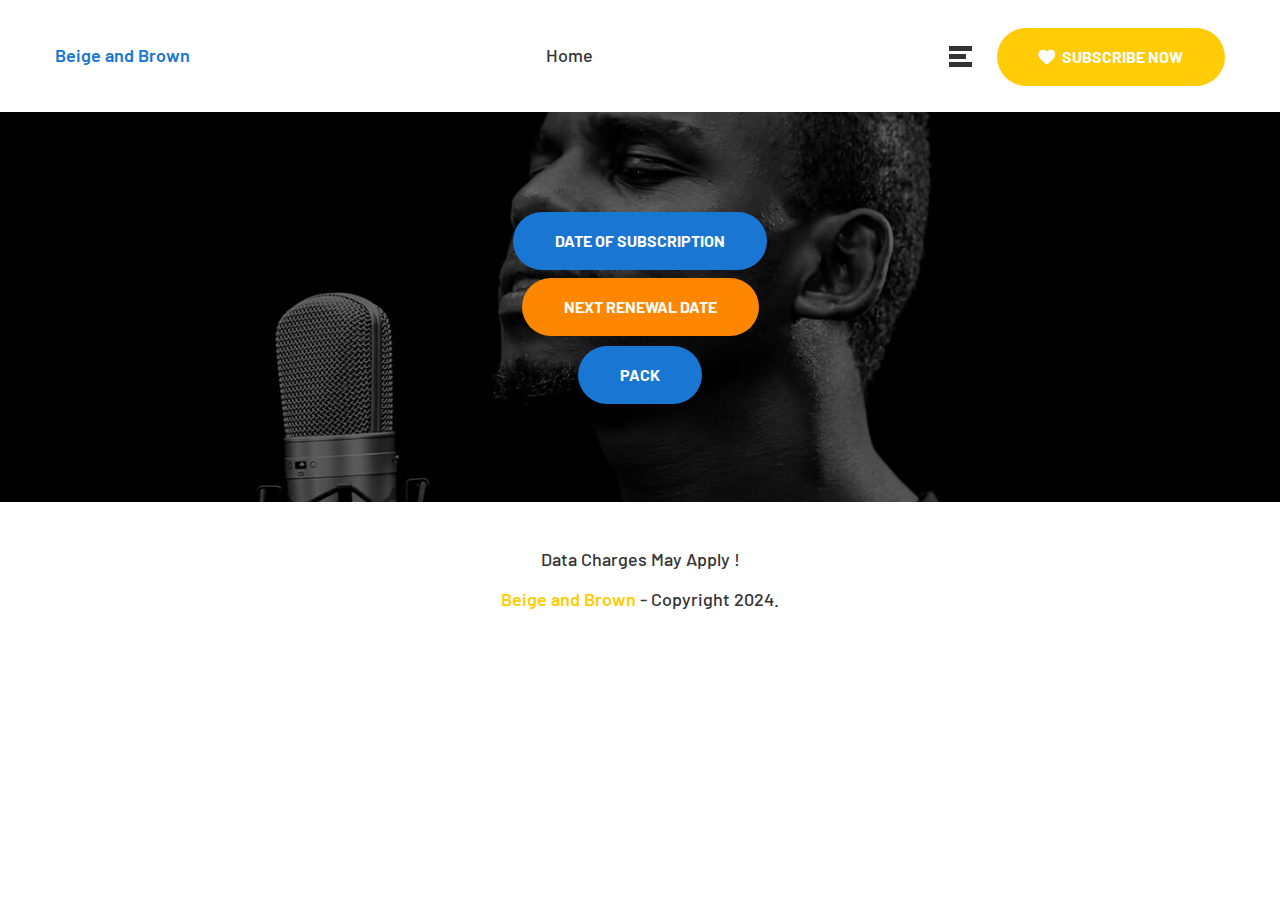
<file: profile.html>
<!DOCTYPE html>
<html lang="en">

<head>
    <meta charset="UTF-8">
    <title>Beige and Brown</title>
    <meta name="viewport" content="width=device-width, initial-scale=1, shrink-to-fit=no">
    <meta name="description" content="Beige and Brown" />
    <meta name="author" content="Beige and Brown">
    <meta name="keywords" content="" />
    <link rel="stylesheet" type="text/css" href="css/animate.css">
    <link rel="stylesheet" type="text/css" href="css/bootstrap.min.css">
    <link rel="stylesheet" type="text/css" href="css/all.min.css">
    <link rel="stylesheet" type="text/css" href="css/slick.css">
    <link rel="stylesheet" type="text/css" href="css/slick-theme.css">
    <link rel="stylesheet" type="text/css" href="css/flaticon.css">
    <link rel="stylesheet" type="text/css" href="css/maudio.css">
    <link rel="stylesheet" type="text/css" href="css/jplayer.blue.monday.min.css" />
    <link rel="stylesheet" type="text/css" href="css/style.css">
    <link rel="stylesheet" type="text/css" href="css/color.css">
    <link rel="stylesheet" type="text/css" href="css/rtl.css">
    <link rel="stylesheet" type="text/css" href="css/responsive.css">
    <link rel="alternate stylesheet" type="text/css" href="css/color.css" title="color1" />
</head>


<body>

    <div id="jquery_jplayer_1" class="cp-jplayer"></div>
    <div class="wrapper">

        <header>
            <div class="bottom-header">
                <div class="container">
                    <div class="header-content">
                        <div class="logo">
                            <a href="index.html" title="">
                                <p class="dummy_logo2">Beige and Brown</p>
                            </a>
                        </div>
                        <nav>
                            <ul>
                                <li><a class="" href="index.html" title="">Home</a> </li>
                            </ul>
                        </nav>
                        <a href="#" title="" class="menu-btn"><img src="images/bars.png" alt=""></a>
                        <a href="#" title="" class="btn-default"><i class="flaticon-heart"></i>Subscribe
                            Now
                            <span></span></a>
                    </div>
                </div>
            </div>
        </header>

        <div class="responsive-mobile-menu d-flex flex-wrap align-items-end">
            <a href="#" title="" class="close-menu">
                <i class="fa fa-times"></i>
            </a>
            <ul class="mb-menu">
                <li><a href="index.html" title="">Home</a></li>
                <li><a href="podcasts.html" title="">Audio Books</a></li>
            </ul>
            <ul class="social-links">
                <li><a href="#" title=""><i class="fab fa-facebook-f"></i></a></li>
                <li><a href="#" title=""><i class="fab fa-twitter"></i></a></li>
                <li><a href="#" title=""><i class="fab fa-instagram"></i></a></li>
                <li><a href="#" title=""><i class="fab fa-dribbble"></i></a></li>
            </ul>
            <div class="rep-copyright">
                <p>Data Charges May Apply !</p>
                <p>Copyright © 2024 <a href="#" title="">Beige and Brown</a></p>
            </div>
        </div>

        <section class="pager-section">
            <div class="fixed-bg pager-bg"></div>
            <div class="container">
                <div class="pager-details text-center">
                    <div class="profile_btn_box">
                        <a href="#" title="" class="btn-default date_btn">Date of Subscription <span></span></a>
                        <a href="#" title="" class="btn-default next_rene">Next renewal date <span></span></a>
                        <a href="#" title="" class="btn-default pack_btn">Pack <span></span></a>
                    </div>
                </div>
            </div>
        </section>

        <footer>
            <div class="container">
                <div class="bottom-footer">
                    <p class="copyright-txt">Data Charges May Apply !</p>
                    <p class="copyright-txt"><strong>Beige and Brown</strong> - Copyright 2024.</p>
                </div>
            </div>
        </footer>
    </div>

    <script src="js/all.min.js"></script>


</body>

</html>
</file>
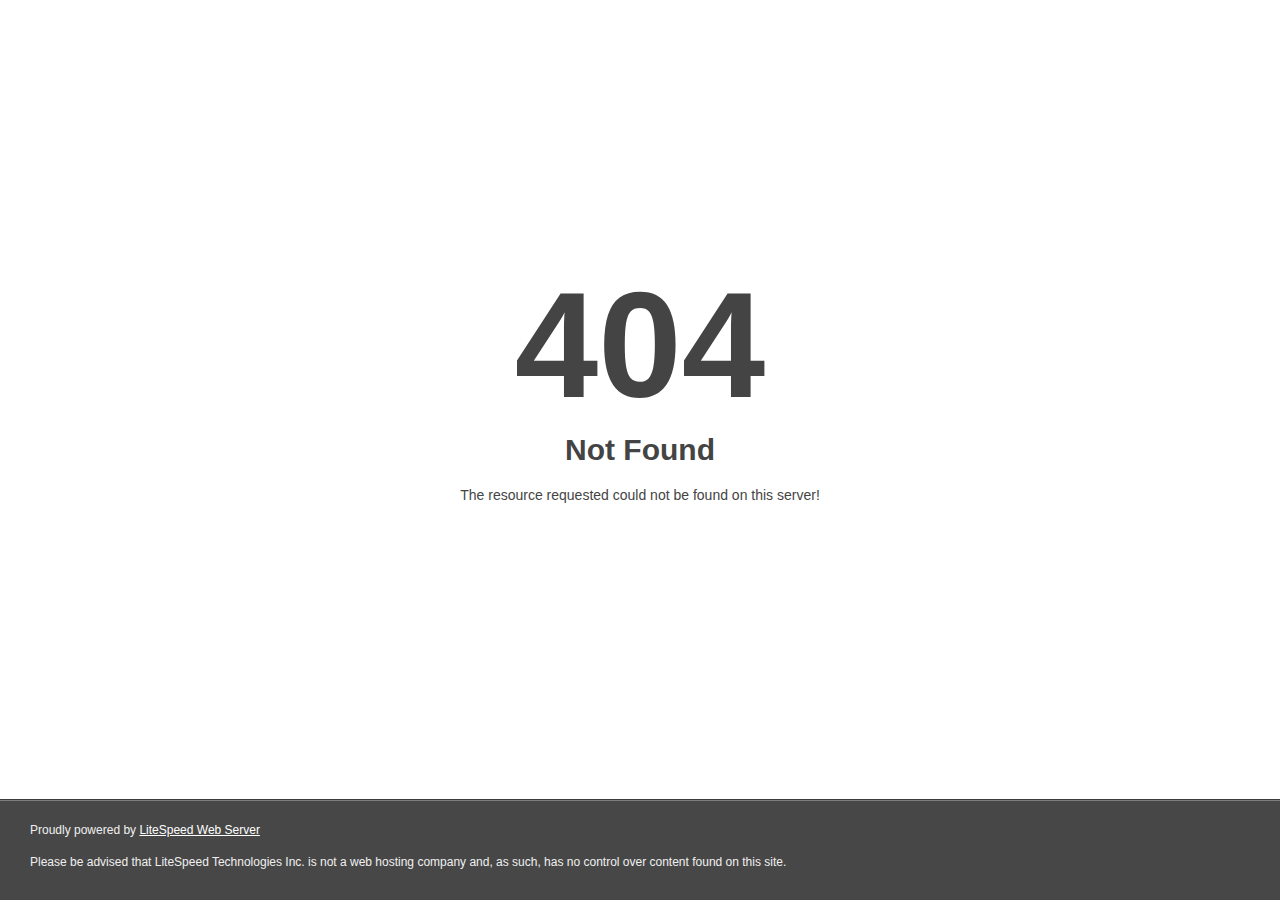
<file: image/jplayer.blue.monday.video.play.html>
<!DOCTYPE html>
<html style="height:100%">
<head>
<meta name="viewport" content="width=device-width, initial-scale=1, shrink-to-fit=no" />
<title> 404 Not Found
</title></head>
<body style="color: #444; margin:0;font: normal 14px/20px Arial, Helvetica, sans-serif; height:100%; background-color: #fff;">
<div style="height:auto; min-height:100%; ">     <div style="text-align: center; width:800px; margin-left: -400px; position:absolute; top: 30%; left:50%;">
        <h1 style="margin:0; font-size:150px; line-height:150px; font-weight:bold;">404</h1>
<h2 style="margin-top:20px;font-size: 30px;">Not Found
</h2>
<p>The resource requested could not be found on this server!</p>
</div></div><div style="color:#f0f0f0; font-size:12px;margin:auto;padding:0px 30px 0px 30px;position:relative;clear:both;height:100px;margin-top:-101px;background-color:#474747;border-top: 1px solid rgba(0,0,0,0.15);box-shadow: 0 1px 0 rgba(255, 255, 255, 0.3) inset;">
<br>Proudly powered by  <a style="color:#fff;" href="http://www.litespeedtech.com/error-page">LiteSpeed Web Server</a><p>Please be advised that LiteSpeed Technologies Inc. is not a web hosting company and, as such, has no control over content found on this site.</p></div></body></html>
</file>
<file: css/flaticon.css>
/*
  	Flaticon icon font: Flaticon
  	Creation date: 31/08/2020 05:26
  	*/

	@font-face {
	  font-family: "Flaticon";
	  src: url("../webfonts/Flaticon.eot");
	  src: url("../webfonts/Flaticond41d.eot?#iefix") format("embedded-opentype"),
	    url("../webfonts/Flaticon.woff2") format("woff2"),
	    url("../webfonts/Flaticon.woff") format("woff"),
	    url("../webfonts/Flaticon.ttf") format("truetype"),
	    url("../webfonts/Flaticon.svg#Flaticon") format("svg");
	  font-weight: normal;
	  font-style: normal;
	}

	@media screen and (-webkit-min-device-pixel-ratio:0) {
	  @font-face {
	    font-family: "Flaticon";
	    src: url("../webfonts/Flaticon.svg#Flaticon") format("svg");
	  }
	}

	[class^="flaticon-"]:before,
	[class*=" flaticon-"]:before,
	[class^="flaticon-"]:after,
	[class*=" flaticon-"]:after {
	  font-family: Flaticon;
	  font-size: 20px;
	  font-style: normal;
	}

	.flaticon-heart:before {
	  content: "\f100";
	}

	.flaticon-user:before {
	  content: "\f101";
	}

	.flaticon-playlist:before {
	  content: "\f102";
	}

	.flaticon-playlist-1:before {
	  content: "\f103";
	}

	.flaticon-speaker:before {
	  content: "\f104";
	}

	.flaticon-date:before {
	  content: "\f105";
	}

	.flaticon-reload:before {
	  content: "\f106";
	}

	.flaticon-heart-1:before {
	  content: "\f107";
	}

	.flaticon-heart-2:before {
	  content: "\f108";
	}

	.flaticon-comment:before {
	  content: "\f109";
	}

	.flaticon-sound-bars:before {
	  content: "\f10a";
	}

	.flaticon-apple:before {
	  content: "\f10b";
	}

	.flaticon-soundcloud-logo:before {
	  content: "\f10c";
	}

	.flaticon-itunes:before {
	  content: "\f10d";
	}

	.flaticon-spotify:before {
	  content: "\f10e";
	}

	.flaticon-share:before {
	  content: "\f10f";
	}

	.flaticon-buffer:before {
	  content: "\f110";
	}

	.flaticon-listen:before {
	  content: "\f111";
	}

	.flaticon-playlist-2:before {
	  content: "\f112";
	}

	.flaticon-download:before {
	  content: "\f113";
	}

	.flaticon-email:before {
	  content: "\f114";
	}

	.flaticon-left-arrow:before {
	  content: "\f115";
	}

	.flaticon-musical-notes:before {
	  content: "\f116";
	}

	.flaticon-cursor:before {
	  content: "\f117";
	}

	.flaticon-telephone:before {
	  content: "\f118";
	}

	.flaticon-mail:before {
	  content: "\f119";
	}

	.flaticon-fast-forward:before {
	  content: "\f11a";
	}

	.flaticon-backward-arrows-couple-pointing-to-left:before {
	  content: "\f11b";
	}

	.flaticon-play:before {
	  content: "\f11c";
	}

	.flaticon-dollor:before {
	  content: "\0024";
	}
</file>
<file: css/maudio.css>
div.maudio .audio{height:0;overflow:hidden;display:none;}
div.maudio .audio-control{
  overflow:hidden;
  margin-top:10px;
  font-size: 12px;
  font-weight: normal;
}
div.maudio .audio-control a,
div.maudio .audio-control div{
  float:left;
  margin:0 5px;
  cursor:pointer;
}
div.maudio .audio-control a{
  display:block;
  background:url(../images/audio_icon.png) no-repeat 0 0;
  width:30px;
  height:30px;
  text-align:center;
  text-decoration:none;
  overflow:hidden;
}
div.maudio .audio-control a.play{
  border-radius:50%;
  background-color:#e6183f;
  background-position:10px 8px;
}
div.maudio.playing .audio-control a.play{
  background-position:11px -22px;
}
div.maudio .audio-control a.fast-reverse,
div.maudio .audio-control a.fast-forward{
  width:17px;
  height:17px;
  margin-top:7px;
  background-position:-50px 1px;
}
div.maudio .audio-control a.fast-reverse{
  background-position:-50px -59px;

}
div.maudio .audio-control a.fast-forward:hover{
  background-position:-50px -29px;
}
div.maudio .audio-control a.fast-reverse:hover{
  background-position:-50px -89px;
}

div.maudio .audio-control .progress-bar{
  width:145px;
  height:8px;
  margin:11px 5px;
  border-radius:3px;
  background:#afafaf;
  overflow:hidden;
}
div.maudio .audio-control .progress-pass{
  width:0;
  height:8px;
  margin:0;
  border-radius:3px;
  background:#e6183f;
}
div.maudio .audio-control .time-keep{
  height:30px;
  line-height:30px;
  color:#45556c;
  cursor:default;
}
div.maudio .audio-control .mute{
  width:21px;
  height:17px;
  margin-top:7px;
  background-position:0 -60px;
}
div.maudio .audio-control .mute.muted{
  background-position:0 -90px;
}
div.maudio .audio-control .volume-bar{
  width:50px;
  height:5px;
  margin-top:13px;
  border-radius:2px;
  background:#afafaf;
}
div.maudio .audio-control .volume-pass{
  width:100%;
  height:5px;
  margin:0;
  border-radius:2px;
  background:#e6183f;
}
</file>
<file: css/color.css>
.blog-single .blog-info blockquote:before,
.posted_by>span.default-clr,
.comnt-info>span,
.wid-info>span,
.widget-meta ul li a:hover,
.widget-meta ul li:hover:before,
.team-mem>span,
.error-text>i,
.error-text>h2 span,
.contact-dtts li>i,
.donate-info>span i,
.jp-audio .jp-type-playlist .jp-time-holder .jp-current-time,
div.jp-type-playlist div.jp-playlist a.jp-playlist-current,
div.jp-type-playlist div.jp-playlist a:hover,
.beatx-music-player button.jp-previous:hover,
.beatx-music-player button.jp-next:hover,
.beatx-music-player .jp-state-looped .jp-repeat:focus,
.login i,
.section-title i,
.section-title>strong span,
.section-title>h3 span,
.pod-info>h4,
.pod-meta li i:before,
.fast-reverse:hover:before,
.fast-forward:hover:before,
.post .category,
.posted-by>strong,
.wd-links li a:before,
.copyright-txt strong,
.copyright-txt a,
.slide-text>span,
.svs-icon i:before,
.value-donate>h3 span,
.blog-info>h2:hover,
.newz-txt>h3 span,
.wl-txt>i:before,
.price-col h2 sup,
.price-col>i,
.featez-list li:before,
.ul-head>i:before,
.play-video>span i,
div.maudio .audio-control a.fast-reverse:hover:before,
div.maudio .audio-control a.fast-forward:hover:before,
.tp-links li a:hover,
.login:hover,
header nav ul li a:hover,
.view-btn:hover,
.post-title:hover,
.wd-links li a:hover,
.btm-links li a:hover,
.wid-info>h3:hover,
.beatx-playyer .jp-toggles button:hover,
.jp-state-looped .jp-toggles .jp-repeat,
.author-col>h3:hover,
.blog-posts.v-4 .blog-post .blog-info>a,
.categories-lzt li>a:hover,
.home-btn,
.home-btn:hover,
.listen-on-platforms .listen-dv>ul li>h4:hover,
.listen-dv>ul li>h4:hover,
header nav ul li a.active {
	/* color: #00d665; */
	color: #ffcc07;
	/* color: #ff8700; */
	/* color: #2b9dff; */
}

.radio-stations table thead,
.ms-title:before,
.like-post:hover,
.input-field button,
.mss-player .mm-audio div.maudio .audio-control,
.testimonial-slider .slick-dots li.slick-active button,
.play-video,
.points li:before,
.vid_play .mss-player,
.download-btn,
.sidebar .widget-title:before,
.sb-title:before,
.progress .progress-bar,
.method-optz li label input:checked~.checkmark,
.jp-playlist ul::-webkit-scrollbar-thumb,
.remove-music-player,
.social-links li a:hover,
.btn-default,
.banner-text ul li .btn-default:hover,
.rad-status,
.download,
div.maudio .audio-control .progress-pass,
div.maudio .audio-control .volume-pass,
.slick-dots li.slick-active button,
.optz,
.jp-play-bar,
.jp-volume-bar-value,
div.maudio .audio-control a.play,
.jp-play,
.pagination li a.active,
.pagination li a:hover,
.jp-title:before,
.jp-title:after,
.close-menu:hover,
.failed,
.text-info,
.blog-post.v2 .like-post:hover,
.listen-now {
	/* background: #00d665; */
	/* background: #2b9dff; */
	background: #ffcc07;
}

.testi-img:before,
.price-col,
.svs-icon,
.svs-icon:before,
.posted-by>strong,
.view-btn:hover {
	/* border-color: #00d665; */
	border-color: #2b9dff;
}
</file>
<file: css/rtl.css>
.rtl {
	direction: rtl;
}
.rtl .tp-links li:first-child {
	border-right: 0;
}
.rtl .tp-links li:last-child {
	border-right: 1px solid #555555;
}
.rtl .tp-links li:first-child {
	padding-left: 17px;
	padding-right: 0;
}
.rtl .social-links {
	float: left;
}
.rtl .menu-btn {
	margin-right: auto;
	margin-left: 25px;
}
.rtl header nav {
	margin-right: auto;
}
.rtl .search-form button {
	right: auto;
	left: 0;
}
.rtl .newsletter-form .input-field button {
	right: auto;
	left: -70px;
}
.rtl .newsletter-form span.env:before {
	right: auto;
	left: 0;
}
.rtl .input-field input {
	padding-right: 15px;
	padding-left: 0;
}
.rtl .newsletter-form {
	padding-left: 0;
	padding-right: 50px;
}
.rtl .btm-links {
	text-align: left;
}
.rtl .copyright-txt {
	text-align: left;
}
.rtl .btm-links li:last-child {
	padding-right: 20px;
	padding-left: 0;
}
.rtl .btm-links li:before {
	right: 100%;
	left: auto;
}
.rtl .breadcrumb li:last-child {
	padding-right: 20px;
	padding-left: 0;
}
.rtl .breadcrumb li:before {
	left: auto;
	right: 100%;
}
.rtl .breadcrumb li:first-child {
	padding-right: 0;
}
.rtl .blog-post.v2 .like-post {
	right: auto;
	left: 20px;
}
.rtl .pod-meta li {
	margin-right: 0;
	margin-left: 33px;
}
.rtl .pod-meta li i {
	margin-right: 0;
	margin-left: 3px;
}
.rtl .blog-post.v2 .blog-info > h2 {
	padding-right: 0;
	padding-left: 30px;
}
.rtl .points li:before {
	left: auto;
	right: 0;
}
.rtl .points li {
	padding-left: 0;
	padding-right: 30px;
}
.rtl .mss-player {
	right: 0;
}
.rtl .posted_by:before {
	left: auto;
	right: 0;
}
.rtl .posted_by > span i {
	margin-right: 0;
	margin-left: 4px;
}
.rtl .social_links {
	text-align: left !important;
}
.rtl .comnt-info > span {
	padding-left: 0;
	padding-right: 10px;
}
.rtl .comnt-info {
	padding-left: 0;
	padding-right: 20px;
}
.rtl .sidebar .widget-title:before {
	left: auto;
	right: 0;
}
.rtl .wid-info > span i {
	margin-right: 0;
	margin-left: 5px;
}
.rtl .wid-info > h3 {
	padding-right: 0;
	padding-left: 20px;
}
.rtl .wid-info {
	padding-left: 0;
	padding-right: 20px;
}
.rtl .categories-lzt li > span {
	margin-right: auto;
	margin-left: initial;
}
.rtl .wd-recent-video .mss-player {
	left: auto;
	right: 30px;
}
.rtl .widget-meta ul li:before {
	left: auto;
	right: 0;
}
.rtl .widget-meta ul li {
	padding-left: 0;
	padding-right: 17px;
}
.rtl .pagination li {
	margin-right: 0;
	margin-left: 10px;
}
.rtl .text-left {
	text-align: right !important;
}
.rtl .text-right {
	text-align: left !important;
}
.rtl .blog-info > h2 {
	padding-right: 0;
	padding-left: 30px;
}
.rtl .blog-posts.v-4 .blog-post .blog-info > a i {
	margin-left: 0;
	margin-right: 5px;
}
.rtl .sb-title:before {
	left: auto;
	right: 0;
}
.rtl .contact-dtts li > i {
	margin-right: 0;
	margin-left: 20px;
}
.rtl .socio-links li {
	margin-right: 0;
	margin-left: 7px;
}
.rtl .socio-links li:last-child {
	margin-left: 0;
}
.rtl .alert-notice > img {
	margin-right: 0;
	margin-left: 8px;
}
.rtl .progress .progress-bar {
	text-align: left;
	padding-left: 20px;
}
.rtl .method-optz li {
	margin-right: 0;
	margin-left: 25px;
}
.rtl .method-optz li:last-child {
	margin-left: 0;
}
.rtl .lg-form .form-group button + a {
	margin-left: 0;
	margin-right: 35px;
}

.rtl .slick-slider .slick-track, .slick-slider .slick-list {
	direction: ltr;
}
.rtl .featez-list li:before {
	left: auto;
	right: 0;
}
.rtl .featez-list li {
	padding-left: 0;
	padding-right: 25px;
}
.rtl .btns-lz li {
	margin-right: 0;
	margin-left: 6px;
}
.rtl .btns-lz li:last-child {
	margin-left: 0;
}
.rtl .infor-txt > h2:before {
	left: auto;
	right: 0;
}
.rtl .infor-txt {
	padding-right: 0;
	padding-left: 50px;
}
.rtl .podcast-img {
	padding-left: 0;
	padding-right: 0;
}
.rtl .beatx-playyer .jp-title:before {
	left: auto;
	right: 0;
}
.rtl .beatx-playyer .jp-title:after {
	left: auto;
	right: 5px;
}
.rtl .musicc-controls .beatx-playyer .jp-title {
	padding-left: 0;
	padding-right: 30px;
}
.rtl .beatx-playyer .jp-previous {
	left: auto;
	right: 15px;
}
.rtl .beatx-playyer .jp-next {
	left: auto;
	right: -10px;
}
.rtl .load-more .btn-default i {
	margin-right: 0;
	margin-left: 10px;
}
.rtl .listen-on > h3 {
	margin-right: 0;
	margin-left: 21px;
}
.rtl .social-links li {
	margin-right: 0;
	margin-left: 1px;
}
.rtl .music-show .mss-player {
	right: auto;
	left: 20px;
}
.rtl .show-fig {
	text-align: right;
}
.rtl .rad-status {
	right: auto;
	left: 10px;
}
.rtl .songs-list li > h3 {
	padding-left: 0;
	padding-right: 8px;
}
.rtl .pod-meta li i {
	margin-left: 0;
	margin-right: 3px;
}
.rtl .post p {
	padding-right: 0;
	padding-left: 50px;
}
.rtl .posted-by > strong {
	margin-right: 0;
	margin-left: 10px;
}
.rtl .posted-by > span {
	padding-left: 0;
	padding-right: 10px;
}
.rtl .listen-dv > ul li > h4 {
	padding-left: 0;
	padding-right: 10px;
}
.rtl .listen-dv > ul {
	padding-left: 0;
	padding-right: 50px;
}
.rtl .donate-img {
	padding-left: 0;
	padding-right: 60px;
}
.rtl .donate-img:before {
	right: auto;
	left: -10px;
}
.rtl .radio-player > h3 {
	padding-left: 0;
	padding-right: 17px;
}
.rtl .radio-player {
	text-align: right;
}
.rtl .radio-stations table tbody td:first-child {
	padding-left: 0;
	padding-right: 40px;
}
.rtl .ms-title:before {
	left: auto;
	right: 0;
}
.rtl .beatx-playyer .jp-title {
	padding-left: 0;
	padding-right: 30px;
}
.rtl .beatx-playyer .jp-volume-controls {
	left: 0;
}
.rtl .wlc-sec .col-lg-5.ml-auto {
	margin-left: initial !important;
    margin-right: auto !important;
}
.rtl .wl-txt {
	margin-left: -50px;
}
.rtl .app-txt > h2 {
	padding-right: 0;
	padding-left: 50px;
}
.rtl .stz-list li > p {
	padding: 0 15px 0 20px;
	text-align: right;
}
.rtl .listen-dv > ul li {
	margin-right: 0;
	margin-left: 23px;
}
.rtl .listen-dv > ul li:last-child {
	margin-left: 0;
}
.rtl .like-post {
	right: auto;
	left: 15px;
}



.rtl .color-schemes ul li {
	margin-right: 0;
	margin-left: 10px;
}
.rtl .color-schemes ul li:last-child {
	margin-left: 0;
}
</file>
<file: css/jplayer.blue.monday.min.css>
/*! Blue Monday Skin for jPlayer 2.9.2 ~ (c) 2009-2014 Happyworm Ltd ~ MIT License */.jp-audio :focus,.jp-audio-stream :focus,.jp-video :focus{outline:0}.jp-audio button::-moz-focus-inner,.jp-audio-stream button::-moz-focus-inner,.jp-video button::-moz-focus-inner{border:0}.jp-audio,.jp-audio-stream,.jp-video{font-size:16px;font-family:Verdana,Arial,sans-serif;line-height:1.6;color:#666;border:1px solid #009be3;background-color:#eee}.jp-audio{width:420px}.jp-audio-stream{width:182px}.jp-video-270p{width:480px}.jp-video-360p{width:640px}.jp-video-full{width:480px;height:270px;position:static!important;position:relative}.jp-video-full div div{z-index:1000}.jp-video-full .jp-jplayer{top:0;left:0;position:fixed!important;position:relative;overflow:hidden}.jp-video-full .jp-gui{position:fixed!important;position:static;top:0;left:0;width:100%;height:100%;z-index:1001}.jp-video-full .jp-interface{position:absolute!important;position:relative;bottom:0;left:0}.jp-interface{position:relative;background-color:#eee;width:100%}.jp-audio .jp-interface,.jp-audio-stream .jp-interface{height:80px}.jp-video .jp-interface{border-top:1px solid #009be3}.jp-controls-holder{clear:both;width:440px;margin:0 auto;position:relative;overflow:hidden;top:-8px}.jp-interface .jp-controls{margin:0;padding:0;overflow:hidden}.jp-audio .jp-controls{width:380px;padding:20px 20px 0}.jp-audio-stream .jp-controls{position:absolute;top:20px;left:20px;width:142px}.jp-video .jp-type-single .jp-controls{width:78px;margin-left:200px}.jp-video .jp-type-playlist .jp-controls{width:134px;margin-left:172px}.jp-video .jp-controls{float:left}.jp-controls button{display:block;float:left;overflow:hidden;text-indent:-9999px;border:none;cursor:pointer}.jp-play{width:40px;height:40px;background:url() no-repeat}.jp-play:focus{background:url() -41px 0 no-repeat}.jp-state-playing .jp-play:focus{}.jp-next,.jp-previous,.jp-stop{width:28px;height:28px;margin-top:6px}.jp-stop{background:url() 0 -83px no-repeat;margin-left:10px}.jp-stop:focus{background:url() -29px -83px no-repeat}.jp-previous{background:url() 0 -112px no-repeat}.jp-previous:focus{}.jp-next{background:url() 0 -141px no-repeat}.jp-next:focus{}.jp-progress{overflow:hidden;background-color:#ddd}.jp-audio .jp-progress{position:absolute;top:32px;height:15px}.jp-audio .jp-type-single .jp-progress{left:110px;width:186px}.jp-audio .jp-type-playlist .jp-progress{left:166px;width:130px}.jp-video .jp-progress{top:0;left:0;width:100%;height:10px}.jp-seek-bar{background:url() 0 -202px repeat-x;width:0;height:100%;cursor:pointer}.jp-play-bar{background:url() 0 -218px repeat-x;width:0;height:100%}.jp-seeking-bg{background:url()}.jp-state-no-volume .jp-volume-controls{display:none}.jp-volume-controls{position:absolute;top:32px;left:308px;width:200px}.jp-audio-stream .jp-volume-controls{left:70px}.jp-video .jp-volume-controls{top:12px;left:50px}.jp-volume-controls button{display:block;position:absolute;overflow:hidden;text-indent:-9999px;border:none;cursor:pointer}.jp-mute,.jp-volume-max{width:18px;height:15px}.jp-volume-max{left:74px}.jp-mute{background:url() 0 -170px no-repeat}.jp-mute:focus{}.jp-state-muted .jp-mute{background:url() -60px -170px no-repeat}.jp-state-muted .jp-mute:focus{}.jp-volume-max{background:url() 0 -186px no-repeat}.jp-volume-max:focus{}.jp-volume-bar{position:absolute;overflow:hidden;background:url() 0 -250px repeat-x;top:5px;left:22px;width:46px;height:5px;cursor:pointer}.jp-volume-bar-value{background:url() 0 -256px repeat-x;width:0;height:5px}.jp-audio .jp-time-holder{position:absolute;top:50px}.jp-audio .jp-type-single .jp-time-holder{left:110px;width:186px}.jp-audio .jp-type-playlist .jp-time-holder{left:166px;width:130px}.jp-current-time,.jp-duration{width:60px;font-size:.64em;font-style:oblique}.jp-current-time{float:left;display:inline;cursor:default}.jp-duration{float:right;display:inline;text-align:right;cursor:pointer}.jp-video .jp-current-time{margin-left:20px}.jp-video .jp-duration{margin-right:20px}.jp-details{font-weight:700;text-align:center;cursor:default}.jp-details,.jp-playlist{width:100%;background-color:#ccc;border-top:1px solid #009be3}.jp-type-playlist .jp-details,.jp-type-single .jp-details{border-top:none}.jp-details .jp-title{margin:0;padding:5px 20px;font-size:.72em;font-weight:700}.jp-playlist ul{list-style-type:none;margin:0;padding:0 20px;font-size:.72em}.jp-playlist li{padding:5px 0 4px 20px;border-bottom:1px solid #eee}.jp-playlist li div{display:inline}div.jp-type-playlist div.jp-playlist li:last-child{padding:5px 0 5px 20px;border-bottom:none}div.jp-type-playlist div.jp-playlist li.jp-playlist-current{list-style-type:square;list-style-position:inside;padding-left:7px}div.jp-type-playlist div.jp-playlist a{color:#333;text-decoration:none}div.jp-type-playlist div.jp-playlist a.jp-playlist-current,div.jp-type-playlist div.jp-playlist a:hover{color:#0d88c1}div.jp-type-playlist div.jp-playlist a.jp-playlist-item-remove{float:right;display:inline;text-align:right;margin-right:10px;font-weight:700;color:#666}div.jp-type-playlist div.jp-playlist a.jp-playlist-item-remove:hover{color:#0d88c1}div.jp-type-playlist div.jp-playlist span.jp-free-media{float:right;display:inline;text-align:right;margin-right:10px}div.jp-type-playlist div.jp-playlist span.jp-free-media a{color:#666}div.jp-type-playlist div.jp-playlist span.jp-free-media a:hover{color:#0d88c1}span.jp-artist{font-size:.8em;color:#666}.jp-video-play{width:100%;overflow:hidden;cursor:pointer;background-color:transparent}.jp-video-270p .jp-video-play{margin-top:-270px;height:270px}.jp-video-360p .jp-video-play{margin-top:-360px;height:360px}.jp-video-full .jp-video-play{height:100%}.jp-video-play-icon{position:relative;display:block;width:112px;height:100px;margin-left:-56px;margin-top:-50px;left:50%;top:50%;background:url(../image/jplayer.blue.monday.video.play.html) no-repeat;text-indent:-9999px;border:none;cursor:pointer}.jp-video-play-icon:focus{) 0 -100px no-repeat}.jp-jplayer,.jp-jplayer audio{width:0;height:0}.jp-jplayer{background-color:#000}.jp-toggles{padding:0;margin:0 auto;overflow:hidden}.jp-audio .jp-type-single .jp-toggles{width:25px}.jp-audio .jp-type-playlist .jp-toggles{width:55px;margin:0;position:absolute;left:325px;top:50px}.jp-video .jp-toggles{position:absolute;right:16px;margin:10px 0 0;width:100px}.jp-toggles button{display:block;float:left;width:25px;height:18px;text-indent:-9999px;line-height:100%;border:none;cursor:pointer}.jp-full-screen{background:url() 0 -310px no-repeat;margin-left:20px}.jp-full-screen:focus{}.jp-state-full-screen .jp-full-screen{background:url() -60px -310px no-repeat}.jp-state-full-screen .jp-full-screen:focus{}.jp-repeat{background:url() 0 -290px no-repeat}.jp-repeat:focus{}.jp-state-looped .jp-repeat{background:url() -60px -290px no-repeat}.jp-state-looped .jp-repeat:focus{}.jp-shuffle{background:url() 0 -270px no-repeat;margin-left:5px}.jp-shuffle:focus{}.jp-state-shuffled .jp-shuffle{background:url() -60px -270px no-repeat}.jp-state-shuffled .jp-shuffle:focus{}.jp-no-solution{padding:5px;font-size:.8em;background-color:#eee;border:2px solid #009be3;color:#000;display:none}.jp-no-solution a{color:#000}.jp-no-solution span{font-size:1em;display:block;text-align:center;font-weight:700}
</file>
<file: css/style.css>
/*===================== TABLE OF CONTENT =======================

1.  9 HOMEPAGES
2.  FONT AWESOME FONTS 
3.  RESET CSS
4.  CROSS BROWSER COMPATABILITY
5.  FLAT ICONS
6.  DROPDOWN MENUS
7.  AUDIO PLAYER
8.  RESPONSIVE HEADER
9.  SLICK SLIDER (BANNER)
10. BLOG PAGES
11. TESTIMONIALS
12. 4 DIFFERENT BLOG DETAIL PAGES
13. 4 DIFFERENT BLOG PAGES
14. SPONSORS PAGES
15. AUTHOR PAGE
16. SHOW DETAILS PAGE
17. PODCAST DETAILS PAGE
18. DONATE PAGE
19. 404 PAGE
20. WORKING CONTACT FORM
21. BOOTSTRAP 4
22. 3 DIFFERENT FOOTER STYLE
23. 9 DIFFERENT MAIN BANNER 
24. 6 COLOR SCHEME
25. RTL SUPPORT
26. LIGHT AND DARK VERSION


=============================================================*/

/* ================================================================================== 
									Fonts
===================================================================================== */

@import url('https://fonts.googleapis.com/css2?family=Barlow:ital,wght@0,100;0,200;0,300;0,400;0,500;0,600;0,700;0,800;0,900;1,100;1,200;1,300;1,400;1,500;1,600;1,700;1,800;1,900&amp;family=Roboto:ital,wght@0,100;0,300;0,400;0,500;0,700;0,900;1,100;1,300;1,400;1,500;1,700;1,900&amp;display=swap');

/* ================================================================================== 
										Reset Css
===================================================================================== */

html,
body,
div,
span,
applet,
object,
iframe,
h1,
h2,
h3,
h4,
h5,
h6,
p,
blockquote,
pre,
a,
abbr,
acronym,
address,
big,
cite,
code,
del,
dfn,
em,
img,
ins,
kbd,
q,
s,
samp,
small,
strike,
strong,
sub,
sup,
tt,
var,
b,
u,
i,
center,
dl,
dt,
dd,
ol,
ul,
li,
fieldset,
form,
label,
legend,
table,
caption,
tbody,
tfoot,
thead,
tr,
th,
td,
article,
aside,
canvas,
details,
embed,
figure,
figcaption,
footer,
header,
hgroup,
menu,
nav,
output,
ruby,
section,
summary,
time,
mark,
audio,
video {
	margin: 0;
	padding: 0;
	border: 0;
	font-size: 100%;
	font: inherit;
	vertical-align: baseline;
}

/* HTML5 display-role reset for older browsers */
article,
aside,
details,
figcaption,
figure,
footer,
header,
hgroup,
menu,
nav,
section {
	display: block;
}

body {
	font-family: 'Barlow', sans-serif;
	line-height: 1;
	overflow-x: hidden;
	font-weight: 400;
}

ul {
	list-style: none;
}

a:hover {
	text-decoration: none;
	color: inherit;
}

blockquote,
q {
	quotes: none;
}

blockquote:before,
blockquote:after,
q:before,
q:after {
	content: '';
	content: none;
}

button {
	outline: none;
	cursor: pointer;
}

button:focus {
	outline: none;
}

table {
	border-collapse: collapse;
	border-spacing: 0;
}

* {
	margin: 0;
	padding: 0;
}

a:focus {
	text-decoration: none;
	outline: none;
}

button {
	outline: none;
}

input {
	outline: none;
}

textarea {
	outline: none;
}

section {
	display: block;
	position: relative;
}

img {
	vertical-align: middle;
	height: auto;
}

p {
	color: #666666;
	font-size: 18px;
	line-height: 1.4;
	font-weight: 400;
}

a {
	color: inherit;
}

.container {
	max-width: 1200px;
	padding: 0 15px;
}

.clearfix {
	clear: both;
}

.fixed-bg {
	position: absolute;
	top: 0;
	left: 0;
	width: 100%;
	height: 100%;
	background-repeat: no-repeat;
	background-size: cover;
	z-index: -1;
}

.bg1 {
	background-image: url(../images/bg1.jpg);
}

.bg2 {
	background-image: url(../images/resources/bg2.jpg);
}

.bg3 {
	background-image: url(../images/resources/banner-img2.jpg);
}

.bg4 {
	background-image: url(../images/bg4.jpg);
}

.bg5 {
	background-image: url(../images/resources/bg5.jpg);
}

.bg6 {
	background-image: url(../images/resources/bg6.jpg);
	background-position: center center;
}

.bg7 {
	background-image: url(../images/bg7.jpg);
}

.bg1-dark {
	background-image: url(../images/bg1-dark.jpg);
}

.bg8 {
	background-image: url(../images/resources/bg8.jpg);
}

.bg9 {
	background-image: url(../images/resources/bg9.jpg);
}

.pager-bg {
	background-image: url(../images/resources/pager-bg.jpg);
}

.error-bg {
	background-image: url(../images/resources/error-bg.png);
	background-position: center right;
}

.banner-bg1 {
	background-image: url(../images/resources/main-banner2.jpg);
}

.banner-bg2 {
	background-image: url(../images/resources/main-banner3.jpg);
}

.banner-bg3 {
	background-image: url(../images/resources/main-banner4.jpg);
}

.banner-bg4 {
	background-image: url(../images/resources/main-banner5.jpg);
}

.banner-bg6 {
	background-image: url(../images/resources/main-banner6.jpg);
}

.block {
	padding: 120px 0;
}

.mll-auto {
	margin-left: auto;
}


/* ================== CROSS BROWSER COMPATABILITY ==================== */

a,
.logo>a img,
header nav ul li,
nav ul ul,
.audio-control a.play:before,
.fast-reverse:before,
.fast-forward:before,
.insta:before,
.lzt,
.music-thumbnail:before,
.optz,
.ms-player,
.show-thumb:after,
.show-fig>span,
.show-fig>h3,
.mss-player,
.blog-post.v2 .like-post:hover i,
.blog-post.v2 .like-post:hover span,
.widget-meta ul li:before,
.remove-music-player.v2,
.beatx-playyer.fixed-player,
.beatx-playyer .jp-toggles button,
.responsive-mobile-menu,
.mb-menu li a:before {
	-webkit-transition: all 0.4s ease-in-out;
	-moz-transition: all 0.4s ease-in-out;
	-ms-transition: all 0.4s ease-in-out;
	-o-transition: all 0.4s ease-in-out;
	transition: all 0.4s ease-in-out;
}

.social-links li a,
.btn-default,
.banner-text ul li .btn-default,
.download,
.music-player .maudio,
.slick-dots li button,
.like-post,
.newsletter-form .input-field,
.points li:before,
.download-btn,
.search-form input,
.lg-form .form-group input,
.method-optz li label .checkmark:after,
.beatx-playyer .jp-gui.jp-interface,
.beatx-playyer .jp-volume-controls button,
.close-menu,
.btn-default>span {
	-webkit-border-radius: 50px;
	-moz-border-radius: 50px;
	-ms-border-radius: 50px;
	-o-border-radius: 50px;
	border-radius: 50px;
}

.svs-icon,
.svs-icon:before,
.author-col>img,
.playlist-icon,
.newsletter-form .input-field button,
.mss-player,
.mss-player .mm-audio div.maudio .audio-control,
.stz-list li>span,
.play-video,
.play-video>span,
.vid_play,
.vid_play .mss-player,
.social_links li a,
.comnt-img>img,
.checkmark,
.jp-play,
.jp-audio .jp-play,
.jp-audio .jp-state-playing .jp-play,
.remove-music-player,
.beatx-playyer .jp-title:before,
.beatx-playyer .jp-controls button,
.beatx-playyer .jp-volume-controls {
	-webkit-border-radius: 100px;
	-moz-border-radius: 100px;
	-ms-border-radius: 100px;
	-o-border-radius: 100px;
	border-radius: 100px;
}


/* ================== HEADER ==================== */

.top-header {
	background-color: #0f0f0f;
	padding: 3px 0;
}

.tp-links li {
	display: inline-block;
	padding: 0 20px 0 17px;
	border-right: 1px solid #555555;
	line-height: 14px;
}

.tp-links li:first-child {
	padding-left: 0;
}

.tp-links li:last-child {
	border-right: 0;
}

.tp-links li a {
	display: inline-block;
	color: #e9e9e9;
	font-size: 16px;
}


.login {
	display: inline-block;
	color: #d5d5d5;
	font-size: 17px;
	line-height: 44px;
}

.login i {
	margin-right: 8px;
	vertical-align: top;
}

.login i:before {
	font-size: 16px;
}


.social-links {
	display: inline-block;
	float: right;
}

.social-links li {
	display: inline-block;
	margin-right: 1px;
}

.social-links li:last-child {
	margin-right: 0;
}

.social-links li a {
	display: inline-block;
	height: 48px;
	line-height: 48px;
	background-color: #232323;
	color: #fff;
	width: 48px;
	text-align: center;
}

/* BOTTOM HEADER */

.bottom-header {
	background-color: #fff;
}

.bottom-header.sticky {
	position: fixed;
	top: 0;
	left: 0;
	width: 100%;
	-webkit-box-shadow: 0 0 10px rgba(0, 0, 0, 0.11);
	-moz-box-shadow: 0 0 10px rgba(0, 0, 0, 0.11);
	-ms-box-shadow: 0 0 10px rgba(0, 0, 0, 0.11);
	-o-box-shadow: 0 0 10px rgba(0, 0, 0, 0.11);
	box-shadow: 0 0 10px rgba(0, 0, 0, 0.11);
	z-index: 999999999;
}

header .bottom-header.sticky nav>ul>li {
	padding: 25px 16px 28px;
}

.bottom-header.sticky .logo>a img {
	max-width: 70%;
}

header.pb .bottom-header.sticky {
	background: #333;
}

.header-content {
	display: flex;
	flex-wrap: wrap;
	align-items: center;
}

header nav {
	margin-left: auto;
}

header nav ul li {
	position: relative;
}

header nav ul>li {
	display: inline-block;
	padding: 46px 16px 48px;
}

header nav ul>li>a {
	display: inline-block;
	color: #333333;
	font-size: 18px;
	font-weight: 500;
}

nav ul li:hover>ul {
	opacity: 1;
	visibility: visible;
	margin-top: 0;
}

nav ul ul {
	position: absolute;
	top: 100%;
	left: 0;
	width: 210px;
	z-index: 99;
	background: #fff;
	-webkit-box-shadow: 0 0 10px rgba(0, 0, 0, 0.10);
	-moz-box-shadow: 0 0 10px rgba(0, 0, 0, 0.10);
	-ms-box-shadow: 0 0 10px rgba(0, 0, 0, 0.10);
	-o-box-shadow: 0 0 10px rgba(0, 0, 0, 0.10);
	box-shadow: 0 0 10px rgba(0, 0, 0, 0.10);
	opacity: 0;
	visibility: hidden;
	margin-top: 20px;
	padding: 20px;
	-webkit-border-radius: 20px;
	-moz-border-radius: 20px;
	-ms-border-radius: 20px;
	-o-border-radius: 20px;
	border-radius: 20px;
}

nav ul ul li {
	display: block;
	padding: 12px 12px;
}

nav ul ul li:last-child {
	border-bottom: 0;
}

nav ul ul li a {
	display: block;
	font-size: 15px;
	color: #333;
	font-weight: 500;
	letter-spacing: 1px;
}

.menu-btn {
	margin-left: auto;
	margin-right: 25px;
}

.btn-default {
	display: inline-block;
	color: #ffffff;
	font-size: 16px;
	text-transform: uppercase;
	height: 58px;
	line-height: 58px;
	padding: 0 42px;
	font-weight: 700;
}

.btn-default i {
	color: #fff;
	margin-right: 7px;
}

.btn-default:hover {
	color: #fff;
}

.btn-default i:before {
	font-size: 16px;
}


/* MAIN BANNER SECTION */

.main-banner {
	background-image: url(../images/resources/banner-img1.jpg);
	background-repeat: no-repeat;
	background-size: cover;
	padding: 160px 0 150px;
}

.overlay {
	position: relative;
	z-index: 1;
}

.fixed-bg.overlay {
	position: absolute;
	z-index: -1;
}

.overlay:before {
	content: '';
	position: absolute;
	top: 0;
	left: 0;
	width: 100%;
	height: 100%;
	/* background-color: rgba(0, 0, 0, 0.70); */
	background-color: rgba(43, 157, 255, 0.8);
	z-index: -1;
}

.overlay.lg-dark:before {
	background-color: rgba(0, 0, 0, 0.90);
}

.overlay-bg:before {
	content: '';
	position: absolute;
	top: 0;
	left: 0;
	width: 100%;
	height: 100%;
	/* background-color: rgba(12, 12, 12, 0.90); */
	background-color: rgba(43, 157, 255, 0.8);
}

.podcast_bg {
	background-color: rgba(43, 157, 255, 0.2);
	/* background-color: rgba(255, 204, 7, 0.3); */

}

.overlay-light {
	position: absolute;
}

.overlay-light:before {
	content: '';
	position: absolute;
	top: 0;
	left: 0;
	width: 100%;
	height: 100%;
	background-color: rgba(255, 255, 255, 0.70);
}

.banner-text {
	max-width: 720px;
	margin: 0 auto;
}

.banner-text>h2 {
	color: #ffffff;
	font-size: 60px;
	margin-bottom: 18px;
	font-family: 'Roboto', sans-serif;
}

.banner-text>h2 strong {
	font-weight: 800;
	font-family: 'Barlow', sans-serif;
	display: block;
}

.banner-text p {
	color: #dbdbdb;
	font-size: 20px;
	font-weight: 300;
	margin-bottom: 53px;
}

.banner-text ul li {
	display: inline-block;
	margin-right: 12px;
}

.banner-text ul li:last-child {
	margin-right: 0;
}

.banner-text ul li .btn-default {
	background-color: inherit;
	border: 2px solid #ffffff;
	line-height: 54px;
}

.banner-text ul li .btn-default:hover {
	color: #fff;
	border-color: transparent;
}



/* ABT SECTION */

.about-section {
	margin-top: -55px;
	position: relative;
	z-index: 99;
}

.abt-text {
	padding: 61px 100px 54px 100px;
	-webkit-box-shadow: 0 0 35px rgba(0, 0, 0, 0.10);
	-moz-box-shadow: 0 0 35px rgba(0, 0, 0, 0.10);
	-ms-box-shadow: 0 0 35px rgba(0, 0, 0, 0.10);
	-o-box-shadow: 0 0 35px rgba(0, 0, 0, 0.10);
	box-shadow: 0 0 35px rgba(0, 0, 0, 0.10);
	background-color: #fff;
	position: relative;
	height: 100%;
}

.rad-status {
	display: inline-block;
	position: absolute;
	top: 10px;
	right: 10px;
	color: #fff;
	font-size: 15px;
	font-weight: 600;
	text-transform: uppercase;
	height: 42px;
	line-height: 42px;
	padding: 0 30px;
}

.rad-status i {
	color: #fff;
	margin-right: 10px;
	position: relative;
	top: -1px;
}

.rad-status i:before {
	font-size: 14px;
	font-weight: 400;
}

.abt-text>span {
	display: block;
	color: #999999;
	font-size: 15px;
	font-weight: 600;
	text-transform: uppercase;
	margin-bottom: 10px;
}

.abt-text>h2 {
	color: #333333;
	font-size: 40px;
	line-height: 44px;
	font-weight: 700;
	margin-bottom: 52px;
}

.presented>h3 {
	color: #999999;
	font-size: 20px;
	text-transform: capitalize;
	font-family: 'Roboto', sans-serif;
	margin-bottom: 11px;
	font-weight: 600;
}

.presented ul li {
	display: inline-block;
	margin-right: 10px;
}

.presented ul li:last-child {
	margin-right: 0;
}

.presented ul li a {
	display: inline-block;
	color: #333333;
	font-size: 16px;
	font-weight: 500;
	background-color: #fbfbfb;
	text-transform: capitalize;
	padding: 0 20px;
	height: 40px;
	line-height: 40px;
	-webkit-border-radius: 30px;
	-moz-border-radius: 30px;
	-ms-border-radius: 30px;
	-o-border-radius: 30px;
	border-radius: 30px;
}



/* SECTION TITLE */

.section-title {
	margin-bottom: 70px;
	margin-top: -4px;
}

.section-title>span {
	display: inline-block;
	margin-bottom: 11px;
	font-size: 20px;
	color: #666666;
}

.section-title>h2 {
	color: #333333;
	font-size: 45px;
	font-weight: 800;
	text-transform: uppercase;
	margin-bottom: 20px;
}

.section-title>h2.text-capatilize {
	text-transform: capitalize;
	margin-top: -10px;
}

.section-title>h2 span {
	font-weight: 300;
}

.section-title i:before {
	font-size: 24px;
}

.section-title.white>span,
.section-title.white>h2 {
	color: #fff;
}

.section-title>strong {
	font-family: 'Roboto', sans-serif;
	font-size: 20px;
	color: #999999;
	font-weight: 400;
}

.section-title>h3 {
	color: #3b3b3b;
	font-size: 45px;
	font-weight: 700;
	margin-top: -6px;
}

.section-title>h3 span {
	font-family: 'Roboto', sans-serif;
}



/* PODCAST SERIES */


.pod-thumbnail {
	position: relative;
}

.download {
	display: inline-block;
	position: absolute;
	bottom: 30px;
	right: 30px;
	width: 56px;
	height: 56px;
	line-height: 56px;
	text-align: center;
}

.download i:before {
	color: #fff;
	font-size: 18px;
}

.pod-info {
	background-color: #fff;
	padding: 44px 50px 47px;
	-webkit-box-shadow: 0 0 20px rgba(0, 0, 0, 0.05);
	-moz-box-shadow: 0 0 20px rgba(0, 0, 0, 0.05);
	-ms-box-shadow: 0 0 20px rgba(0, 0, 0, 0.05);
	-o-box-shadow: 0 0 20px rgba(0, 0, 0, 0.05);
	box-shadow: 0 0 20px rgba(0, 0, 0, 0.05);
	height: 100%;
}

.pod-info>h3 {
	color: #333333;
	font-size: 40px;
	font-weight: 700;
	text-transform: capitalize;
	margin-bottom: 9px;
}

.pod-info>h4 {
	font-size: 19px;
	margin-bottom: 29px;
	font-family: 'Roboto', sans-serif;
}

.songs-list {
	margin-bottom: 40px;
}

.songs-list li {
	display: flex;
	margin-bottom: 10px;
	align-items: center;
}

.songs-list li:last-child {
	margin-bottom: 0;
}

.songs-list li .maudio {
	display: inline-block;
	vertical-align: middle;
}

.mm-audio div.maudio .audio-control a.fast-reverse,
.mm-audio div.maudio .audio-control a.fast-forward,
.mm-audio div.maudio .audio-control .progress-bar,
.mm-audio div.maudio .audio-control .time-keep,
.mm-audio div.maudio .audio-control .mute,
.mm-audio div.maudio .audio-control .volume-bar {
	display: none;
}

.mm-audio div.maudio .audio-control {
	margin-top: 0;
}

.songs-list li>h3 {
	color: #333333;
	font-size: 20px;
	font-weight: 500;
	display: inline-block;
	padding-left: 15px;
	position: relative;
	top: 2px;
}

.mm-audio div.maudio .audio-control {
	width: 42px;
	height: 42px;
	background-color: #fff;
	border: 1px solid #dfdfdf;
	-webkit-border-radius: 50%;
	-moz-border-radius: 50%;
	-ms-border-radius: 50%;
	-o-border-radius: 50%;
	border-radius: 50%;
	line-height: 42px;
	text-align: center;
	-webkit-box-shadow: 0 0 13px rgba(0, 0, 0, 0.11);
	-moz-box-shadow: 0 0 13px rgba(0, 0, 0, 0.11);
	-ms-box-shadow: 0 0 13px rgba(0, 0, 0, 0.11);
	-o-box-shadow: 0 0 13px rgba(0, 0, 0, 0.11);
	box-shadow: 0 0 13px rgba(0, 0, 0, 0.11);
}

.mm-audio div.maudio .audio-control a.play {
	background: inherit;
	width: 100%;
	height: 100%;
	position: relative;
}

.mm-audio .audio-control a.play:before {
	margin-top: 1px;
	margin-left: 2px;
}

.audio-control a.play:before {
	content: '\f04b';
	position: absolute;
	top: 50%;
	left: 50%;
	font-family: 'Font Awesome 5 Free';
	font-weight: 900;
	color: #828282;
	font-size: 16px;
	-webkit-transform: translate(-50%, -50%);
	-moz-transform: translate(-50%, -50%);
	-ms-transform: translate(-50%, -50%);
	-o-transform: translate(-50%, -50%);
	transform: translate(-50%, -50%);
	margin-left: -4px;
}

.mm-audio .maudio.playing .audio-control a.play:before {
	content: '\f04c';
}

.mm-audio {
	display: inline-block;
	vertical-align: middle;
}

.view-btn {
	display: inline-block;
	color: #999999;
	font-size: 16px;
	font-weight: 500;
	border-bottom: 1px solid #acacac;
	text-transform: capitalize;
}

.view-btn i {
	padding-left: 3px;
}


/* PODCAST EPISODES */

.podcast-epd {
	margin-bottom: 60px;
}

.podcast-epd:last-child {
	margin-bottom: 0;
}

.pod-meta {
	margin-bottom: 10px;
}

.pod-meta li {
	display: inline-block;
	font-size: 16px;
	font-weight: 400;
	color: #999999;
	margin-right: 33px;
}

.pod-meta li>a {
	display: inline-block;
	color: #999;
}

.pod-meta li:last-child {
	margin-right: 0;
}

.pod-meta li i:before {
	font-size: 12px;
}

.pod-meta li i {
	margin-right: 3px;
	position: relative;
	top: -2px;
}

.podcast-ep-info h2 {
	color: #333333;
	font-size: 34px;
	font-weight: 700;
	margin-bottom: 32px;
}

.podcast-ep-info p {
	color: #666666;
	font-size: 18px;
	line-height: 1.5;
	font-weight: 400;
}

div.maudio .audio-control {
	display: flex;
	flex-wrap: wrap;
	align-items: center;
}

div.maudio .audio-control a.play,
.jp-play {
	width: 40px;
	height: 40px;
	line-height: 40px;
	position: relative;
	margin-right: 7px;
}

.music-player .audio-control a.play:before {
	top: 0;
	left: 0;
	width: 100%;
	height: 100%;
	-webkit-transform: inherit;
	-moz-transform: inherit;
	-ms-transform: inherit;
	-o-transform: inherit;
	transform: inherit;
	margin: 0;
	color: #fff;
	font-size: 15px;
	margin-top: 1px;
}

div.maudio .audio-control a.fast-reverse,
div.maudio .audio-control a.fast-forward {
	position: relative;
	background: inherit;
	margin: 0;
}

.fast-reverse:before,
.fast-forward:before {
	content: '\f04e';
	position: absolute;
	top: 50%;
	left: 50%;
	font-family: 'Font Awesome 5 Free';
	font-weight: 900;
	color: #828282;
	font-size: 16px;
	-webkit-transform: translate(-50%, -50%);
	-moz-transform: translate(-50%, -50%);
	-ms-transform: translate(-50%, -50%);
	-o-transform: translate(-50%, -50%);
	transform: translate(-50%, -50%);
}

div.maudio .audio-control .mute {
	margin-top: 0;
	margin-left: auto;
}

div.maudio .audio-control .volume-bar {
	margin-top: 0;
}

.music-player .maudio {
	background-color: #fff;
	-webkit-box-shadow: 0 0 20px rgba(0, 0, 0, 0.11);
	-moz-box-shadow: 0 0 20px rgba(0, 0, 0, 0.11);
	-ms-box-shadow: 0 0 20px rgba(0, 0, 0, 0.11);
	-o-box-shadow: 0 0 20px rgba(0, 0, 0, 0.11);
	box-shadow: 0 0 20px rgba(0, 0, 0, 0.11);
	padding: 12px 25px;
	border: 1px solid #dedede;
}

.music-player .maudio.playing .audio-control a.play:before {
	content: '\f04c';
}

.music-player div.maudio .audio-control {
	margin-top: 0;
}

div.maudio .audio-control .progress-bar {
	-webkit-border-radius: 0;
	-moz-border-radius: 0;
	-ms-border-radius: 0;
	-o-border-radius: 0;
	border-radius: 0;
	height: 10px;
	background-color: #eeeeee;
	width: 380px;
	margin-left: 50px;
}

div.maudio .audio-control .time-keep {
	font-size: 14px;
	color: #333;
	font-weight: 500;
	margin-right: 17px;
	margin-right: 0;
}

div.maudio .audio-control .progress-pass {
	-webkit-border-radius: 0;
	-moz-border-radius: 0;
	-ms-border-radius: 0;
	-o-border-radius: 0;
	border-radius: 0;
	height: 100%;
}

div.maudio .audio-control .volume-pass {
	-webkit-border-radius: 0;
	-moz-border-radius: 0;
	-ms-border-radius: 0;
	-o-border-radius: 0;
	border-radius: 0;
}

.music-player {
	margin-bottom: 21px;
}

.podcast-thumb {
	padding-right: 40px;
	position: relative;
}

.podcast-thumb:before {
	content: '';
	position: absolute;
	bottom: -24px;
	left: -24px;
	width: 290px;
	height: 286px;
	background-image: url(../images/shape.png);
	background-repeat: no-repeat;
	z-index: -1;
}

.load-more {
	margin-top: 90px;
}

.load-more .btn-default {
	padding: 0 67px;
}

.load-more .btn-default i {
	margin-right: 10px;
}

/* BLOG POSTS */


.post .category {
	display: inline-block;
	font-size: 16px;
	font-weight: 500;
	text-transform: capitalize;
	background-color: rgba(255, 255, 255, 0.06);
	-webkit-border-radius: 30px;
	-moz-border-radius: 30px;
	-ms-border-radius: 30px;
	-o-border-radius: 30px;
	border-radius: 30px;
	padding: 0 27px;
	height: 40px;
	line-height: 40px;
	margin-bottom: 15px;
}

.post-title {
	color: #ffffff;
	font-size: 24px;
	margin-bottom: 24px;
	line-height: 31px;
	font-weight: 500;
}

.post>img {
	margin-bottom: 20px;
}

.post p {
	color: #cfcfcf;
	padding-right: 50px;
	margin-bottom: 25px;
}

.posted-by {
	display: inline-block;
	color: #cfcfcf;
}

.posted-by:hover {
	color: #fff;
}

.posted-by>strong {
	display: inline-block;
	font-size: 17px;
	font-weight: 700;
	border-bottom: 1px solid;
	margin-left: 10px;
}

.posted-by>span {
	display: inline-block;
	color: #cfcfcf;
	font-size: 16px;
	font-weight: 400;
	padding-right: 10px;
}



/* INSTAGRAM SECTION */

.hd-title {
	color: #333333;
	font-size: 45px;
	font-weight: 500;
	margin-bottom: 27px;
	text-align: center;
	margin-top: -8px;
}

.insta {
	position: relative;
}

.insta:before {
	content: '';
	position: absolute;
	top: 0;
	left: 0;
	width: 100%;
	height: 100%;
	background-color: rgba(0, 0, 0, 0.80);
	opacity: 0;
	visibility: hidden;
}

.insta:hover:before {
	opacity: 1;
	visibility: visible;
}

.lzt {
	position: absolute;
	width: 100%;
	text-align: center;
	top: 50%;
	left: 50%;
	-webkit-transform: translate(-50%, -50%);
	-moz-transform: translate(-50%, -50%);
	-ms-transform: translate(-50%, -50%);
	-o-transform: translate(-50%, -50%);
	transform: translate(-50%, -50%);
	z-index: 999;
	opacity: 0;
	visibility: hidden;
}

.insta:hover .lzt {
	opacity: 1;
	visibility: visible;
}

.lzt li {
	display: inline-block;
	color: #fff;
	margin-right: 35px;
	font-weight: 600;
	font-size: 18px;
}

.lzt li:last-child {
	margin-right: 0;
}

.lzt li i {
	vertical-align: middle;
	font-weight: 400;
	margin-right: 2px;
	position: relative;
}



.insta-section .row {
	margin: 0;
}

.insta-section .col-md-2 {
	padding: 0;
}


/* TOP FOOTER */

.top-footer {
	padding: 77px 0 73px;
	border-bottom: 1px solid #e7e7e7;
}

.widget-about>h3 {
	color: #333333;
	font-size: 24px;
	font-weight: 500;
	margin-bottom: 25px;
}

.widget-about p {
	color: #666666;
	font-size: 20px;
	line-height: 1.5;
}


/* WIDGET CONTACT */

.widget-contact ul li {
	display: inline-block;
	color: #333333;
	font-size: 22px;
	font-weight: 500;
	border-bottom: 1px solid #595959;
	margin-bottom: 10px;
}

.widget-contact ul li:last-child {
	margin-bottom: 0;
}


/* WIDGET LINKS */

.wd-links li {
	position: relative;
	margin-bottom: 14px;
}

.wd-links li:last-child {
	margin-bottom: 0;
}

.wd-links li a:before {
	content: '\f0da';
	position: absolute;
	top: 50%;
	left: 0;
	font-size: 14px;
	font-family: 'Font Awesome 5 Free';
	font-weight: 900;
	-webkit-transform: translateY(-50%);
	-moz-transform: translateY(-50%);
	-ms-transform: translateY(-50%);
	-o-transform: translateY(-50%);
	transform: translateY(-50%);
	margin-top: 2px;
}

.wd-links li a {
	display: inline-block;
	color: #686868;
	font-size: 18px;
	padding-left: 13px;
	font-weight: 500;
	position: relative;
}

/* BOTTOM FOOTER */

.bottom-footer {
	padding: 30px 0 27px;
}

.btm-links {
	text-align: right;
	margin-bottom: 10px;
	margin-top: 11px;
}

.btm-links li {
	display: inline-block;
	padding: 0 20px;
	position: relative;
}

.btm-links li:last-child:before {
	display: none;
}

.btm-links li:last-child {
	padding-right: 0;
}

.btm-links li:before {
	content: '';
	position: absolute;
	top: 50%;
	left: 100%;
	width: 1px;
	height: 10px;
	background-color: #666666;
	-webkit-transform: translateY(-50%);
	-moz-transform: translateY(-50%);
	-ms-transform: translateY(-50%);
	-o-transform: translateY(-50%);
	transform: translateY(-50%);
	margin-top: 1px;
}

.btm-links li a {
	display: inline-block;
	color: #666666;
	font-size: 18px;
}

.copyright-txt {
	font-size: 18px;
	color: #333333;
	text-align: center;
	font-weight: 500;
	padding-top: 15px;
}

.copyright-txt strong {
	font-weight: 600;
}

.copyright-txt a {
	display: inline-block;
	font-weight: 600;
}




/* HOMEPAGE 2 */

header.pb {
	position: absolute;
	top: 0;
	left: 0;
	width: 100%;
	z-index: 999;
	background-color: inherit;
	padding-top: 46px;
}

header.pb .bottom-header {
	background-color: transparent;
}

header.pb .logo {
	margin-top: -7px;
}

.logo .dummy_logo {
	color: #fff;
	font-weight: 600;
}

.logo .dummy_logo2 {
	color: #1976d3;
	font-weight: 600;
}

header.pb nav>ul>li>a {
	color: #fff;
}

header.pb nav>ul>li {
	padding: 0 16px;
}

header.pb nav ul ul li {
	padding: 12px 12px;
}

header.pb nav ul ul li a {
	font-size: 14px;
}

/* MAIN BANNER */

.music-banner-slider {
	padding: 180px 0 80px;
}

.slick-dots {
	bottom: 0;
	left: 50%;
	-webkit-transform: translateX(-50%);
	-moz-transform: translateX(-50%);
	-ms-transform: translateX(-50%);
	-o-transform: translateX(-50%);
	transform: translateX(-50%);
}

.slick-dots li button {
	width: 12px;
	height: 12px;
	line-height: 12px;
	background-color: #ffffff8c;
	margin-bottom: 10px;
}

.music-banner-slider {
	padding-bottom: 70px;
}

.music-banner-slider .slick-prev {
	left: 30px;
}

.music-banner-slider .slick-next {
	right: 30px;
}

.slide-text>span {
	display: block;
	font-family: 'Roboto', sans-serif;
	font-size: 22px;
	text-transform: capitalize;
	margin-bottom: 14px;
}

.slide-text>span i {
	margin-right: 11px;
}

.slide-text>h2 {
	color: #ffffff;
	font-size: 50px;
	font-weight: 700;
	line-height: 50px;
	margin-bottom: 18px;
}

.slide-text>p {
	color: #d1d1d1;
	font-size: 18px;
	line-height: 1.5;
	margin-bottom: 45px;
	margin-top: 33px;
}

.btns-lz li {
	display: inline-block;
	margin-right: 6px;
}

.btns-lz li:last-child {
	margin-right: 0;
}

.btns-lz li a.btn-default {
	font-size: 17px;
}

.btns-lz li a.btn-default.subscribe {
	background-color: #ffffff;
	color: #333333;
}

.btns-lz li a.btn-default.subscribe i {
	color: #333;
}


/* SLIDE IMAGE */

.slide-img {
	padding-left: 70px;
}

/* OUR SERVIES (HOMEPAGE 2) */

.svs-icon {
	width: 195px;
	height: 195px;
	border: 5px solid;
	text-align: center;
	line-height: 195px;
	position: relative;
	margin: 0 auto;
	margin-bottom: 35px;
}

.svs-icon i:before {
	font-size: 80px;
}

.svs-icon i.flaticon-listen {
	position: relative;
	left: 7px;
}

.svs-icon:before {
	content: '';
	position: absolute;
	top: 2px;
	left: 3px;
	width: 180px;
	height: 180px;
	border: 2px dashed;
}

.service-col>h3 {
	color: #3b3b3b;
	font-size: 26px;
	font-weight: 700;
	margin-bottom: 15px;
	line-height: 32px;
}

.service-col>p {
	color: #666666;
	font-size: 18px;
	line-height: 1.4;
	font-weight: 400;
	padding: 0 30px;
}

.services .load-more {
	margin-top: 50px;
	margin-bottom: -1px;
}

/* MUSIC RELEASES */

.music-rw .container {
	max-width: 1550px;
	padding: 0 15px;
}

.music-rw .col-2 {
	flex: 0 0 20%;
	max-width: 20%;
}

.music-thumbnail {
	margin-bottom: 20px;
	position: relative;
	overflow: hidden;
}

.music-thumbnail:before {
	content: '';
	position: absolute;
	top: 0;
	left: 0;
	width: 100%;
	height: 100%;
	background-color: rgba(0, 0, 0, 0.80);
	opacity: 0;
	visibility: hidden;
}

.music-col {
	overflow: hidden;
}

.music-col:hover .music-thumbnail:before {
	opacity: 1;
	visibility: visible;
}

.optz {
	position: absolute;
	bottom: 0;
	left: 0;
	width: 100%;
	opacity: 0;
	visibility: hidden;
	-webkit-transform: translateY(100%);
	-moz-transform: translateY(100%);
	-ms-transform: translateY(100%);
	-o-transform: translateY(100%);
	transform: translateY(100%);
}

.music-col:hover .optz {
	opacity: 1;
	visibility: visible;
	-webkit-transform: translateY(0);
	-moz-transform: translateY(0);
	-ms-transform: translateY(0);
	-o-transform: translateY(0);
	transform: translateY(0);
}

.music-col:hover .ms-player {
	opacity: 1;
	visibility: visible;
	margin: 0;
}

.optz li {
	width: calc(100% / 3 - 3px);
	text-align: center;
	display: inline-block;
}

.optz li:last-child a {
	border-right: 0;
}

.optz li a {
	display: block;
	height: 58px;
	line-height: 58px;
	border-right: 1px solid rgba(255, 255, 255, 0.30);
	color: #fff;
}

.optz li a i.flaticon-playlist-1 {
	position: relative;
	top: 4px;
}

.ms-player {
	position: absolute;
	width: 100%;
	text-align: center;
	left: 0;
	top: 50%;
	-webkit-transform: translateY(-50%);
	-moz-transform: translateY(-50%);
	-ms-transform: translateY(-50%);
	-o-transform: translateY(-50%);
	transform: translateY(-50%);
	opacity: 0;
	visibility: hidden;
	margin-top: 20px;
}

.ms-player div.maudio .audio-control .progress-bar,
.ms-player div.maudio .audio-control .time-keep,
.ms-player div.maudio .audio-control .mute,
.ms-player div.maudio .audio-control .volume-bar {
	display: none;
}

.ms-player div.maudio .audio-control a.play {
	background-color: inherit;
	margin: 0 15px;
}

.ms-player div.maudio .audio-control {
	justify-content: center;
	margin-top: -30px;
}

.ms-player .audio-control a.play:before {
	margin-left: 0;
	font-size: 32px;
	color: #fff;
}

.ms-player .maudio.playing .audio-control a.play:before {
	content: '\f04c';
}

div.maudio .audio-control a.fast-reverse:hover:before,
div.maudio .audio-control a.fast-forward:hover:before {
	color: #fff;
}

.music-col>h3 {
	color: #333333;
	font-size: 24px;
	font-weight: 700;
	line-height: 29px;
	margin-bottom: 10px;
}

.music-col>span {
	display: block;
	color: #999999;
	font-size: 18px;
	font-weight: 500;
	padding-bottom: 2px;
}

.listen-dv {
	display: flex;
	justify-content: center;
	align-items: center;
	margin-top: 10px;
}

.listen_text .text {
	color: #fff;
	font-weight: 600;
	margin-left: 10px;
}

.listen-dv>h3 {
	color: #333333;
	font-size: 20px;
	font-weight: 800;
	display: inline-block;
	position: relative;
	top: 3px;
}

.listen-dv>ul {
	display: inline-block;
	padding-left: 50px;
}

.listen-dv>ul li {
	display: inline-block;
	margin-right: 23px;
}

.listen-dv>ul li:last-child {
	margin-right: 0;
}

/* .listen-dv>ul li>span {
	display: inline-block;
	width: 50px;
	height: 50px;
	line-height: 50px;
	-webkit-border-radius: 50%;
	-moz-border-radius: 50%;
	-ms-border-radius: 50%;
	-o-border-radius: 50%;
	border-radius: 50%;
	background-color: #fbfbfb;
	text-align: center;
	vertical-align: middle;
} */
.icons_row {
	display: flex;
	justify-content: center;
	align-items: center;
	margin-top: 10px;
}

.listen_icon {
	text-align: center;
}

.listen_icon span {
	display: block;
	width: 50px;
	height: 50px;
	line-height: 50px;
	-webkit-border-radius: 50%;
	-moz-border-radius: 50%;
	-ms-border-radius: 50%;
	-o-border-radius: 50%;
	border-radius: 50%;
	background-color: #fbfbfb;
	text-align: center;
	vertical-align: middle;
}

.listen_icon span i:before {
	font-size: 24px;
	/* font-weight: 600; */
}


/* .listen-dv>ul li>span i:before {
	font-size: 24px;
} */


.flaticon-spotify {
	color: #00d665;
}

.flaticon-itunes {
	color: #ff3a4c;
}

.flaticon-soundcloud-logo {
	color: #f8630f;
}

.listen-dv>ul li>h4 {
	color: #333333;
	font-size: 18px;
	display: inline-block;
	padding-left: 10px;
	font-weight: 500;
	position: relative;
	top: 4px;
}

.slick-prev,
.slick-next {
	top: 50%;
	-webkit-transform: translateY(-50%);
	-moz-transform: translateY(-50%);
	-ms-transform: translateY(-50%);
	-o-transform: translateY(-50%);
	transform: translateY(-50%);
	width: 50px;
	height: 50px;
}

.slick-prev {
	left: -70px;
}

.slick-next {
	right: -70px;
	-webkit-transform: translateY(-50%) rotate(-180deg);
	-moz-transform: translateY(-50%) rotate(-180deg);
	-ms-transform: translateY(-50%) rotate(-180deg);
	-o-transform: translateY(-50%) rotate(-180deg);
	transform: translateY(-50%) rotate(-180deg);
}

.slick-prev:before,
.slick-next:before {
	font-family: flaticon;
	font-size: 40px;
	color: #000000;
	content: '\f115';
}

/* PODCAST SERIES HOMEPAGE 2 */

.pod-series .row {
	margin: 0;
}

.pod-series .row .col-lg-6 {
	padding: 0;
}

.podcast-series.v2 .pod-info {
	padding: 59px 65px;
}

.pod-series:nth-child(even) .row .col-lg-6:nth-child(1) {
	order: 1;
}


/* AUTHORS SECTION */

.authors-sec {
	margin-top: 150px;
}

.author-col {
	text-align: center;
	border: 5px solid #f0f0f0;
	padding: 0 40px 21px;
}

.author-col>img {
	margin-bottom: 17px;
	margin-top: -100px;
	width: 100%;
}

.author-col>h3 {
	color: #333333;
	font-size: 26px;
	font-weight: 700;
	text-transform: capitalize;
	margin-bottom: 6px;
}

.author-col>span {
	display: block;
	color: #999999;
	font-size: 18px;
	text-transform: capitalize;
	margin-bottom: 23px;
}

.playlist-icon {
	display: inline-block;
	width: 60px;
	height: 60px;
	line-height: 60px;
	text-align: center;
	background-color: #f6f6f6;
}

.playlist-icon i:before {
	font-size: 22px;
}


/* DONATE SECTION */

.donate-txt>h2 {
	color: #333333;
	font-size: 50px;
	font-weight: 800;
	line-height: 54px;
	margin-top: -7px;
	margin-bottom: 30px;
}

.donate-txt p {
	color: #666666;
	margin-bottom: 36px;
	font-weight: 400;
}

.value-donate {
	display: inline-block;
}

.value-donate>h3 {
	color: #333333;
	font-size: 50px;
	font-weight: 700;
	margin-bottom: 10px;
}

.value-donate>h3 span {
	display: inline-block;
	font-weight: 400;
}

.value-donate>span {
	display: block;
	font-size: 16px;
	color: #333333;
}

.donate-img {
	padding-left: 60px;
	position: relative;
}

.donate-img:before {
	content: '';
	position: absolute;
	top: -10px;
	right: -10px;
	width: 429px;
	height: 450px;
	background-image: url(../images/shape2.png);
	background-repeat: no-repeat;
	z-index: -1;
}



/* RADIO STATIONS */

.radio-stations table {
	width: 100%;
}

.radio-stations table thead th {
	color: #ffffff;
	font-size: 18px;
	font-weight: 700;
	text-transform: uppercase;
	text-align: center;
	padding: 25px 0;
}

.radio-stations table thead th.text-left {
	padding-left: 40px;
}

.radio-stations table tbody {
	background-color: #fff;
}

.radio-stations table tbody td {
	padding: 20px 0;
	text-align: center;
	border-right: 1px solid #f2f2f2;
	border-bottom: 1px solid #f2f2f2;
}

.radio-stations table tbody td:last-child {
	border-right: 0;
}

.radio-stations table tbody td:first-child {
	padding-left: 40px;
	text-align: left;
}

.radio-player>h3 {
	color: #333333;
	font-size: 18px;
	font-weight: 500;
	text-transform: capitalize;
	display: inline-block;
	padding-left: 17px;
}

.radio-stations table tr:last-child td {
	border-bottom: 0;
}

/* BLOG POSTS */

.ms-title {
	color: #333333;
	font-size: 40px;
	font-weight: 700;
	position: relative;
	padding-top: 17px;
	margin-bottom: 36px;
}

.ms-title:before {
	content: '';
	position: absolute;
	top: 0;
	left: 0;
	width: 40px;
	height: 4px;
}

.ms-title span {
	font-weight: 300;
}

/* BLOG POST */

.blog-post {
	margin-bottom: 30px;
}

.blog-post:last-child {
	margin-bottom: 0;
}

.blog-info>h2 {
	color: #282828;
	font-size: 30px;
	font-weight: 700;
	line-height: 34px;
	margin-bottom: 17px;
	padding-right: 30px;
}

.blog-thumbnail {
	position: relative;
}

.like-post {
	display: inline-block;
	position: absolute;
	bottom: 15px;
	right: 15px;
	width: 50px;
	height: 50px;
	line-height: 52px;
	text-align: center;
	background-color: rgba(0, 0, 0, 0.80);
}

.like-post i {
	color: #fff;
	font-size: 18px;
}

.twitter-widget {
	border: 3px solid #f6f6f6;
}



/* PARTNERS SECTION */

.partner {
	background-color: #fafafa;
	text-align: center;
	padding: 30px 0;
	height: 210px;
	text-align: center;
}

.pt-logo>img {
	width: auto;
	display: inline-block;
}


/* NEWSLETTER SECTION */


.newsletter-sec {
	background-image: url(../images/resources/news-bg.jpg);
	background-repeat: no-repeat;
	background-size: cover;
	padding: 100px 0;
}

.newz-txt>h3 {
	color: #ffffff;
	font-size: 34px;
	line-height: 40px;
	font-weight: 500;
	margin-top: -8px;
}

.newz-txt>h3 span {
	font-family: 'Roboto', sans-serif;
}

.newsletter-form .input-field {
	background-color: #fff;
	height: 75px;
	max-width: 550px;
	position: relative;
}

.newsletter-form span.env {
	display: inline-block;
	width: 75px;
	line-height: 75px;
	text-align: center;
	position: relative;
}

.newsletter-form span.env i:before {
	font-size: 28px;
	color: #5d5d5d;
}

.newsletter-form span.env:before {
	content: '';
	position: absolute;
	top: 50%;
	right: 0;
	width: 1px;
	height: 29px;
	background-color: #d8d8d8;
	-webkit-transform: translateY(-50%);
	-moz-transform: translateY(-50%);
	-ms-transform: translateY(-50%);
	-o-transform: translateY(-50%);
	transform: translateY(-50%);
	margin-top: -2px;
}

.input-field input {
	color: #999999;
	font-size: 16px;
	font-weight: 300;
	height: 100%;
	padding: 0;
	width: calc(100% - 120px);
	display: inline-block;
	position: relative;
	top: -4px;
	border: 0;
	padding-left: 15px;
	max-width: 350px;
}

.input-field button {
	position: absolute;
	top: 5px;
	right: -70px;
	color: #ffffff;
	font-size: 17px;
	font-weight: 700;
	height: 65px;
	line-height: 65px;
	border: 0;
	-webkit-border-radius: 30px;
	-moz-border-radius: 30px;
	-ms-border-radius: 30px;
	-o-border-radius: 30px;
	border-radius: 30px;
	text-transform: uppercase;
}

.newsletter-form {
	padding-left: 50px;
}

.newsletter-form .input-field button {
	padding: 0 40px;
}




/* HOMEPAGE 3 */

/* MAIN BANNER */

.main-banner-hp3 {
	padding: 250px 0 170px;
}

.main-banner-hp3 .overlay:before {
	background-color: rgba(0, 0, 0, 0.70);
}

.banner-text-hp3 {
	max-width: 550px;
}

.banner-text-hp3>span {
	display: inline-block;
	color: #dddddd;
	font-size: 18px;
	font-weight: 500;
	border-bottom: 1px solid #b4b4b5;
	margin-bottom: 16px;
}

.banner-text-hp3>h2 {
	color: #ffffff;
	font-size: 55px;
	font-weight: 700;
	line-height: 60px;
	margin-bottom: 42px;
}

.social-links li a.facebook i {
	color: #1976d3;
	font-size: 24px;
	position: relative;
	top: 3px;
}

.social-links li a.facebook,
.social-links li a.facebook:hover {
	background-color: rgba(25, 118, 211, 0.30);
}

.social-links li a.spotify,
.social-links li a.spotify:hover {
	background-color: rgba(0, 212, 81, 0.30);
}

.social-links li a.soundcloud,
.social-links li a.soundcloud:hover {
	background-color: rgba(248, 99, 15, 0.30);
}


.wl-coll>img {
	width: auto;
}

.imgg-one {
	display: inline-block;
	position: relative;
	margin-right: 8px;
	top: 71px;
}

.wl-txt {
	text-align: center;
	max-width: 450px;
	position: absolute;
	top: -220px;
	left: 50%;
	-webkit-transform: translateX(-50%);
	-moz-transform: translateX(-50%);
	-ms-transform: translateX(-50%);
	-o-transform: translateX(-50%);
	transform: translateX(-50%);
}

.wl-txt>i:before {
	font-size: 80px;
}

.wl-txt>span {
	display: block;
	color: #999999;
	font-size: 18px;
	font-family: 'Roboto', sans-serif;
	font-weight: 400;
	text-transform: capitalize;
	margin-bottom: 15px;
	margin-top: 35px;
}

.wl-txt>h2 {
	color: #333333;
	font-size: 50px;
	line-height: 50px;
	font-weight: 800;
	margin-bottom: 25px;
}

.wl-txt p {
	color: #404040;
	font-size: 20px;
	line-height: 1.4;
	margin-bottom: 47px;
}

.list-sec {
	padding-top: 374px;
}

.list-sec .container {
	max-width: 1370px;
}

.wlc-sec {
	position: relative;
}


.services.v2 .svs-icon {
	background-color: #fff;
	border: 0;
	-webkit-box-shadow: 0 0 35px rgba(0, 0, 0, 0.10);
	-moz-box-shadow: 0 0 35px rgba(0, 0, 0, 0.10);
	-ms-box-shadow: 0 0 35px rgba(0, 0, 0, 0.10);
	-o-box-shadow: 0 0 35px rgba(0, 0, 0, 0.10);
	box-shadow: 0 0 35px rgba(0, 0, 0, 0.10);
	width: 140px;
	height: 140px;
	margin-bottom: 27px;
	line-height: 144px;
}

.services.v2 .svs-icon:before {
	display: none;
}

.services.v2 .svs-icon i:before {
	font-size: 70px;
}

.services.v2 .svs-icon:after {
	content: '';
	position: absolute;
	top: 0;
	left: -10px;
	width: 152px;
	height: 128px;
	background-image: url(../images/sv-shape.png);
	background-repeat: no-repeat;
	z-index: -1;
}

.services.v2 .service-col>h3 {
	font-weight: 600;
	padding: 0 30px;
}


/* APP SECTION */

.app-txt {
	margin-top: -18px;
}

.app-txt>h2 {
	color: #ffffff;
	font-size: 40px;
	line-height: 49px;
	margin-bottom: 17px;
	font-weight: 800;
	text-transform: uppercase;
	padding-right: 50px;
	max-width: 450px;
}

.app-txt p {
	color: rgba(255, 255, 255, 0.70);
	margin-bottom: 42px;
	max-width: 450px;
}

.app-btns li {
	display: inline-block;
	margin-right: 6px;
}

.app-btns li:last-child {
	margin-right: 0;
}

.container-fluid {
	max-width: 100%;
	padding: 0 75px;
}

.beatx-playyer .container-fluid {
	padding: 0;
}


/* MUSIC SHOWS */

.music-show {
	text-align: center;
	margin-bottom: 30px;
}

.musicc-carousel-slider {
	margin-bottom: -30px;
}

.show-thumb {
	position: relative;
	margin-bottom: 26px;
}

.show-thumb:before {
	content: '';
	position: absolute;
	bottom: -10px;
	left: 50%;
	width: 90%;
	-webkit-transform: translateX(-50%);
	-moz-transform: translateX(-50%);
	-ms-transform: translateX(-50%);
	-o-transform: translateX(-50%);
	transform: translateX(-50%);
	height: 10px;
	background-color: #f4f8f9;
}

.show-thumb:after {
	content: '';
	position: absolute;
	top: 0;
	left: 0;
	width: 100%;
	height: 100%;
	background-color: rgba(0, 0, 0, 0.70);
	opacity: 0;
	visibility: hidden;
}

.show-fig {
	position: absolute;
	top: 36px;
	left: 0;
	width: 100%;
	padding: 0 40px;
	text-align: left;
	z-index: 9;
}

.show-fig>span {
	display: inline-block;
	color: #b5b5b5;
	font-size: 18px;
	font-weight: 600;
	margin-bottom: 13px;
	transition-delay: .4s;
	opacity: 0;
	visibility: hidden;
}

.show-fig>h3 {
	color: #ffffff;
	font-size: 24px;
	font-weight: 500;
	transition-delay: .5s;
	opacity: 0;
	margin-top: 10px;
	visibility: hidden;
}

.music-show:hover .show-fig {
	opacity: 1;
	visibility: visible;
}

.music-show:hover .show-fig>span,
.music-show:hover .show-fig>h3 {
	opacity: 1;
	visibility: visible;
}

.music-show:hover .show-fig>h3 {
	margin-top: 0;
}

.music-show>h3 {
	color: #333333;
	font-size: 22px;
	font-weight: 700;
}

.music-show:hover .show-thumb:after {
	opacity: 1;
	visibility: visible;
}

.mss-player {
	position: absolute;
	bottom: 0;
	right: 20px;
	z-index: 9;
	width: 82px;
	height: 82px;
	background-color: rgba(0, 208, 98, 0.40);
	line-height: 78px;
	opacity: 0;
	visibility: hidden;
}

.mss-player .mm-audio div.maudio .audio-control {
	width: 56px;
	height: 56px;
	line-height: 56px;
	border: 0;
}

.mss-player .audio-control a.play:before {
	color: #fff;
}

.music-show:hover .mss-player {
	opacity: 1;
	visibility: visible;
	bottom: 20px;
}

/* TESTIMONIAL SECTION */


.testimonial-slide {
	margin-bottom: 90px;
}

.testimonial-slider .slick-dots li button {
	background-color: #333;
	height: 5px;
	width: 30px;
	-webkit-border-radius: 0;
	-moz-border-radius: 0;
	-ms-border-radius: 0;
	-o-border-radius: 0;
	border-radius: 0;
}

.testi-comment>p {
	font-size: 28px;
	line-height: 38px;
	font-style: italic;
	color: #333333;
	margin-bottom: 25px;
	max-width: 485px;
}

.testi-comment>h3 {
	font-weight: 700;
	color: #333333;
	font-size: 22px;
	text-transform: uppercase;
}

.testi-img {
	position: relative;
	margin-left: 70px;
}

.testi-img:before {
	content: '';
	position: absolute;
	top: 20px;
	left: 20px;
	width: calc(100% - 40px);
	height: calc(100% - 40px);
	border: 5px solid;
}

/* PRICE SECTION */

.price-section {
	background-color: #fff;
	padding: 100px 180px;
	margin-top: 110px;
	-webkit-box-shadow: 0 0 35px rgba(0, 0, 0, 0.10);
	-moz-box-shadow: 0 0 35px rgba(0, 0, 0, 0.10);
	-ms-box-shadow: 0 0 35px rgba(0, 0, 0, 0.10);
	-o-box-shadow: 0 0 35px rgba(0, 0, 0, 0.10);
	box-shadow: 0 0 35px rgba(0, 0, 0, 0.10);
}

.section-title.v2 {
	max-width: 760px;
	margin: 0 auto;
}

.section-title.v2>h3 {
	font-weight: 600;
	line-height: 50px;
}

.section-title.v2>span {
	font-size: 20px;
	color: #666666;
	margin-bottom: 20px;
}

.section-title.v2 {
	margin-bottom: 70px;
}

.price-col {
	text-align: center;
	padding: 52px 50px 34px;
	position: relative;
	border: 3px solid;
	z-index: 9;
	background-color: #fff;
}

.price-col>h2 {
	color: #333333;
	font-size: 80px;
	font-weight: 700;
	margin-bottom: 1px;
}

.price-col h2 sup {
	font-size: 50px;
	vertical-align: top;
	font-weight: 300;
	position: relative;
	top: 0;
}

.price-col>h4 {
	text-transform: uppercase;
	color: #666666;
	font-size: 19px;
	font-weight: 600;
	margin-bottom: 14px;
}

.price-col>span {
	display: block;
	color: #999999;
	font-size: 16px;
	margin-bottom: 15px;
}

.price-col>i:before {
	font-size: 26px;
}

.price-col>.btn-default {
	width: 100%;
}

.stz-list {
	margin-top: 36px;
	margin-bottom: 45px;
}

.stz-list li {
	display: flex;
	flex-wrap: wrap;
	align-items: center;
	margin-bottom: 20px;
	justify-content: center;
}

.stz-list li:last-child {
	margin-bottom: 0;
}

.stz-list li>span {
	width: 36px;
	height: 36px;
	line-height: 36px;
	background-color: #f4f8f9;
	text-align: center;
	display: inline-block;
	display: none;
}

.stz-list li>p {
	color: #666666;
	font-size: 17px;
	line-height: 22px;
	font-weight: 300;
}


/* BLOG POSTS (HOMEPAGE 3 ) */

.blog-posts .load-more {
	margin-top: 58px;
}

.blog-post.v2 {
	margin-bottom: 0;
}

.blog-post.v2 .pod-meta li>a {
	color: #666666;
}

.blog-post.v2 .blog-thumbnail {
	margin-bottom: 28px;
}

.blog-post.v2 .blog-info>h2 {
	font-size: 26px;
	line-height: 34px;
}

.blog-post.v2 .pod-meta {
	margin-bottom: 12px;
}

.blog-post.v2 .like-post {
	background-color: #fff;
	-webkit-box-shadow: 0 0 29px rgba(0, 0, 0, 0.10);
	-moz-box-shadow: 0 0 29px rgba(0, 0, 0, 0.10);
	-ms-box-shadow: 0 0 29px rgba(0, 0, 0, 0.10);
	-o-box-shadow: 0 0 29px rgba(0, 0, 0, 0.10);
	box-shadow: 0 0 29px rgba(0, 0, 0, 0.10);
	line-height: inherit;
	color: #333333;
	width: 70px;
	height: 70px;
	display: flex;
	flex-wrap: wrap;
	bottom: -20px;
	align-items: center;
	justify-content: center;
}

.blog-post.v2 .like-post i {
	color: #333;
	margin-bottom: -40px;
	margin-top: -14px;
}

.blog-post.v2 .like-post i:before {
	font-weight: 600;
	font-size: 19px;
}

.blog-post.v2 .like-post i.flaticon-play {
	margin: 0;
}

.blog-post.v2 .like-post i.flaticon-play:before {
	font-size: 36px;
}

.blog-post.v2 .like-post span {
	max-width: 100%;
	flex: 0 0 100%;
	font-size: 16px;
	font-weight: 600;
	margin-top: 3px;
}

.blog-post.v2 .like-post:hover i,
.blog-post.v2 .like-post:hover span {
	color: #fff;
}

.listen-now {
	display: inline-block;
	position: absolute;
	bottom: 10px;
	right: 10px;
	background: red;
	color: #fff;
	height: 40px;
	line-height: 40px;
	padding: 0 20px;
	font-weight: 600;
	font-size: 15px;
	border-radius: 30px;
	text-transform: uppercase;
}

.listen-now:hover {
	color: #fff;
}

.listen-now i {
	font-size: 16px;
	margin-left: 10px;
}

.posted_by {
	padding-top: 13px;
	position: relative;
	margin-top: 24px;
}

.posted_by:before {
	content: '';
	position: absolute;
	top: 0;
	left: 0;
	width: 53px;
	height: 1px;
	background-color: #d7d7d7;
}

.posted_by>span {
	display: inline-block;
	color: #999999;
	font-size: 17px;
}

.posted_by>span i {
	font-size: 14px;
	margin-right: 4px;
}

.posted_by>p {
	line-height: inherit;
	color: #999999;
	font-size: 17px;
	display: inline-block;
}


/* HOMEPAGE 4 */

.dark-v {
	background-color: #0a0a0a;
}

.dark-v .bottom-header {
	background-color: #0a0a0a;
}

.dark-v header nav>ul>li>a {
	color: #fff;
}

.dark-v .abt-text {
	background-color: #171717;
}

.dark-v .abt-text>h2 {
	color: #fff;
}

.dark-v .presented ul li a {
	background-color: #232323;
	color: #c5c5c5;
}

.dark-v .section-title>span {
	color: #c5c5c5;
}

.dark-v .section-title>h2 {
	color: #fff;
}

.dark-v .pod-info {
	background-color: #171717;
}

.dark-v .pod-info>h3 {
	color: #fff;
}

.dark-v .songs-list li>h3 {
	color: #c5c5c5;
}

.dark-v .podcast-ep-info h2 {
	color: #fff;
}

.dark-v .podcast-ep-info p {
	color: #fff;
}

.dark-v .music-player .maudio {
	background-color: #171717;
	border-color: transparent;
}

.dark-v .fast-reverse:before,
.dark-v .fast-forward:before {
	color: #b8b8b8;
}

.dark-v div.maudio .audio-control .time-keep {
	color: #fff;
}

.dark-v .hd-title {
	color: #fff;
}

.dark-v .widget-about>h3 {
	color: #c5c5c5;
}

.dark-v .widget-about p {
	color: #c5c5c5;
}

.dark-v .widget-contact ul li {
	color: #c5c5c5;
}

.dark-v .wd-links li a {
	color: #c5c5c5;
}

.dark-v .btm-links li a {
	color: #c5c5c5;
}

.dark-v .copyright-txt {
	color: #c5c5c5;
}

.dark-v div.maudio .audio-control .mute {
	width: 23px;
	background: inherit;
	height: 23px;
	position: relative;
}

.dark-v div.maudio .audio-control .mute:before {
	content: '\f028';
	position: absolute;
	top: 0;
	left: 0;
	font-size: 19px;
	font-family: 'Font Awesome 5 Free';
	font-weight: 900;
	color: #fff;
}

.dark-v div.maudio .audio-control .mute.muted:before {
	content: '\f026';
}

.dark-v div.maudio .audio-control .volume-bar {
	width: 48px;
}

.dark-v div.maudio .audio-control .progress-bar {
	background-color: #2d2d2d;
}

.dark-v .podcast-thumb:before {
	display: none;
}

.dark-v .top-footer {
	border-bottom-color: #1b1818fc;
}

/* PODCAST DETAILS PAGE */


/* PODCAST BANNER */

.podcast-banner-section {
	padding: 155px 0;
}

.podcast-img {
	padding-left: 55px;
}

.featez-list {
	margin: 44px 0 48px;
}

.featez-list li {
	color: #dbdbdb;
	font-size: 20px;
	font-weight: 300;
	margin-bottom: 20px;
	position: relative;
	padding-left: 25px;
}

.featez-list li:before {
	content: '\f00c';
	font-family: 'Font Awesome 5 Free';
	font-weight: 900;
	position: absolute;
	top: 50%;
	left: 0;
	font-size: 16px;
	-webkit-transform: translateY(-50%);
	-moz-transform: translateY(-50%);
	-ms-transform: translateY(-50%);
	-o-transform: translateY(-50%);
	transform: translateY(-50%);
}

.featez-list li:last-child {
	margin-bottom: 0;
}

/* INFORMATION TEXT */

.infor-txt {
	padding-right: 50px;
	margin-top: -7px;
}

.infor-txt>h2 {
	color: #333333;
	font-size: 34px;
	font-weight: 800;
	margin-bottom: 32px;
	padding-bottom: 10px;
	position: relative;
	margin-top: -6px;
	text-transform: uppercase;
}

.infor-txt>h2:before {
	content: '';
	position: absolute;
	bottom: 0;
	left: 0;
	width: 57px;
	height: 1px;
	background-color: #b9b9b9;
}

.infor-txt p {
	margin-bottom: 26px;
}

.infor-txt p:last-child {
	margin-bottom: 0;
}

.mb-70 {
	margin-bottom: 70px;
}

/* UNLIMITED AUDIO SECTION */

.ul-head {
	max-width: 750px;
	margin: 0 auto;
	margin-bottom: 44px;
}

.ul-head>i:before {
	font-size: 60px;
}

.ul-head>h2 {
	color: #ffffff;
	font-size: 45px;
	margin-top: 22px;
}

.ul-video {
	position: relative;
}

.ul-video:before {
	content: '';
	position: absolute;
	top: 50%;
	left: -25px;
	-webkit-transform: translateY(-50%);
	-moz-transform: translateY(-50%);
	-ms-transform: translateY(-50%);
	-o-transform: translateY(-50%);
	transform: translateY(-50%);
	background-image: url(../images/vid-shape.png);
	background-repeat: no-repeat;
	width: 1218px;
	height: 177px;
}

.play-video {
	display: inline-block;
	position: absolute;
	top: 50%;
	left: 50%;
	-webkit-transform: translate(-50%, -50%);
	-moz-transform: translate(-50%, -50%);
	-ms-transform: translate(-50%, -50%);
	-o-transform: translate(-50%, -50%);
	transform: translate(-50%, -50%);
	width: 180px;
	height: 180px;
}

.play-video>span {
	display: inline-block;
	width: 130px;
	position: relative;
	top: 25px;
	line-height: 148px;
	height: 130px;
	background-color: #fff;
}

.play-video>span i {
	font-size: 40px;
}

.unlimited-audio .load-more .btn-default {
	background-color: #fff;
	color: #333333;
	padding: 0 50px;
}

.unlimited-audio .load-more .btn-default i {
	color: #333333;
}

.unlimited-audio .load-more {
	margin-top: 50px;
}


/* PAGER SECTION */

.pager-section {
	padding: 100px 0;
}

.page-title {
	color: #ffffff;
	font-size: 70px;
	font-weight: 700;
	text-transform: capitalize;
	margin-bottom: 28px;
	margin-top: -13px;
}

.breadcrumb {
	background-color: inherit;
	padding: 0;
	margin-bottom: -2px;
}

.breadcrumb li {
	display: inline-block;
	padding: 0 20px;
	position: relative;
}

.breadcrumb li:before {
	content: '';
	position: absolute;
	top: 50%;
	left: 100%;
	width: 5px;
	height: 1px;
	background-color: #dbdbdb;
	-webkit-transform: translateY(-50%);
	-moz-transform: translateY(-50%);
	-ms-transform: translateY(-50%);
	-o-transform: translateY(-50%);
	transform: translateY(-50%);
}

.breadcrumb li a,
.breadcrumb li span {
	display: inline-block;
	color: #dbdbdb;
	font-size: 20px;
}

.breadcrumb li:last-child:before {
	display: none;
}

.breadcrumb li:last-child {
	padding-right: 0;
}


.blog-single .blog-info>p {
	font-size: 17px;
	line-height: 27px;
	margin-bottom: 20px;
}

.blog-single .blog-post.v2 .like-post:hover {
	background-color: #fff;
}

.blog-single .blog-post.v2 .like-post:hover i,
.blog-single .blog-post.v2 .like-post:hover span {
	color: #333;
}

.blog-single .blog-post.v2 .blog-info>h2:hover {
	color: #282828;
}

.blog-single .blog-info blockquote {
	background-color: #f4f8f9;
	padding: 63px 120px 49px;
	text-align: center;
	margin-top: 86px;
	position: relative;
	margin-bottom: 30px;
}

.blog-single .blog-info blockquote:before {
	content: '\f10d';
	font-family: 'Font Awesome 5 Free';
	font-weight: 900;
	position: absolute;
	top: -40px;
	left: 50%;
	-webkit-transform: translateX(-50%);
	-moz-transform: translateX(-50%);
	-ms-transform: translateX(-50%);
	-o-transform: translateX(-50%);
	transform: translateX(-50%);
	font-size: 84px;
}

.blog-single .blog-info blockquote p {
	color: #666666;
	font-size: 25px;
	font-weight: 500;
	line-height: 1.5;
	font-style: italic;
}

.points {
	margin-top: 46px;
	margin-bottom: 35px;
}

.points li {
	color: #666666;
	font-size: 20px;
	margin-bottom: 22px;
	position: relative;
	padding-left: 30px;
}

.points li:last-child {
	margin-bottom: 0;
}

.points li:before {
	content: '';
	position: absolute;
	top: 50%;
	left: 0;
	width: 8px;
	height: 8px;
	-webkit-transform: translateY(-50%);
	-moz-transform: translateY(-50%);
	-ms-transform: translateY(-50%);
	-o-transform: translateY(-50%);
	transform: translateY(-50%);
}


.vid-music {
	position: relative;
	margin-top: 50px;
	margin-bottom: 40px;
}

.vid_play {
	position: absolute;
	top: 50%;
	left: 50%;
	-webkit-transform: translate(-50%, -50%);
	-moz-transform: translate(-50%, -50%);
	-ms-transform: translate(-50%, -50%);
	-o-transform: translate(-50%, -50%);
	transform: translate(-50%, -50%);
	width: 110px;
	height: 110px;
	border: 2px dashed #fff;
	padding: 10px;
}

.vid_play .mss-player {
	display: inline-block;
	width: 84px;
	height: 84px;
	line-height: 75px;
	color: #fff;
	font-size: 24px;
	text-align: center;
	position: relative;
	left: 1px;
	top: 1px;
	opacity: 1;
	visibility: visible;
}

.vid_play .mss-player .mm-audio div.maudio .audio-control {
	background-color: inherit;
	-webkit-box-shadow: inherit;
	-moz-box-shadow: inherit;
	-ms-box-shadow: inherit;
	-o-box-shadow: inherit;
	box-shadow: inherit;
}

.vid_play .audio-control a.play:before {
	font-size: 34px;
}

.blog-single .posted_by {
	padding-top: 25px;
}



/* SOCIAL LINKS */

.social_links {
	position: relative;
	top: 25px;
}

.social_links li {
	display: inline-block;
}

.social_links li a {
	display: inline-block;
	width: 52px;
	height: 52px;
	line-height: 52px;
	text-align: center;
	color: #fff;
	font-size: 20px;
}

.social_links li a.facebook {
	background-color: #2361a1;
}

.social_links li a.google {
	background-color: #de3925;
}

.social_links li a.twiter {
	background-color: #1ab1e6;
}

.social_links li a.youtube {
	background-color: #d01d0f;
}

/* LISTEN PODCAST */

.listen-podcast {
	margin-top: 70px;
	background-image: url(../images/resources/imgg9.jpg);
	background-repeat: no-repeat;
	background-size: cover;
	text-align: center;
	padding: 75px 20px 50px;
	position: relative;
	z-index: 1;
	margin-bottom: 54px;
}

.listen-podcast:before {
	content: '';
	position: absolute;
	top: 0;
	left: 0;
	width: 100%;
	height: 100%;
	background-color: rgba(0, 0, 0, 0.86);
	z-index: -1;
}

.listen-podcast>h2 {
	color: #ffffff;
	font-size: 32px;
	line-height: 40px;
	font-weight: 700;
	max-width: 450px;
	margin: 0 auto;
	margin-bottom: 21px;
}

.download-btn {
	display: inline-block;
	width: 65px;
	height: 65px;
	line-height: 65px;
	text-align: center;
	color: #fff;
	font-size: 20px;
}

.download-btn:hover {
	color: #fff;
}

/*  PAST COMMENTS */

.past-comments {
	margin-bottom: 54px;
}

.pp-title {
	color: #333333;
	font-size: 32px;
	font-weight: 800;
	text-transform: uppercase;
	margin-bottom: 30px;
}

.comments-list ul {
	padding-left: 50px;
}

.comment-btx {
	background-color: #f4f8f9;
	padding: 20px 30px;
	display: flex;
	flex-wrap: wrap;
	align-items: center;
	margin-bottom: 10px;
}

.comnt-img {
	position: relative;
	max-width: 120px;
}

.reply-btn {
	display: inline-block;
	position: absolute;
	bottom: 0;
	left: 50%;
	-webkit-transform: translateX(-50%);
	-moz-transform: translateX(-50%);
	-ms-transform: translateX(-50%);
	-o-transform: translateX(-50%);
	transform: translateX(-50%);
	color: #333333;
	font-size: 13px;
	text-transform: uppercase;
	background-color: #fff;
	font-weight: 600;
	padding: 0 24px;
	-webkit-border-radius: 30px;
	-moz-border-radius: 30px;
	-ms-border-radius: 30px;
	-o-border-radius: 30px;
	border-radius: 30px;
	height: 30px;
	line-height: 30px;
}

.comnt-info {
	max-width: calc(100% - 120px);
	padding-left: 20px;
}

.comnt-info>h3 {
	color: #444444;
	font-size: 26px;
	font-weight: 700;
	display: inline-block;
	text-transform: capitalize;
}

.comnt-info>span {
	display: inline-block;
	font-size: 16px;
	padding-left: 10px;
}

.comnt-info p {
	width: 100%;
	font-size: 17px;
	line-height: 1.5;
	margin-top: 13px;
}

/* POST COMMENT SECTION */


.form-group input,
.form-group textarea {
	width: 100%;
	height: 60px;
	color: #999999;
	font-size: 15px;
	padding: 0 30px;
	border: 2px solid #f1f1f1;
}

.form-group textarea {
	height: 210px;
	padding: 25px 30px;
	resize: none;
	vertical-align: top;
}

.form-group button {
	border: 0;
	margin-top: 20px;
}

.form-group {
	margin-bottom: 10px;
}

.post-comments form .row {
	margin: 0 -5px;
}

.post-comments form .col-md-6,
.post-comments form .col-md-12 {
	padding: 0 5px;
}


.post-comments .row .col-md-12:last-child .form-group {
	margin-bottom: 0;
}

/*  BLOG SINGLE SIDEBAR */

.sidebar .widget {
	margin-bottom: 50px;
}

.sidebar .widget:last-child {
	margin-bottom: 0;
}

.sidebar .widget-title {
	color: #333333;
	font-size: 24px;
	text-transform: capitalize;
	font-weight: 700;
	position: relative;
	padding-top: 8px;
	margin-bottom: 27px;
}

.sidebar .widget-title:before {
	content: '';
	position: absolute;
	top: 0;
	left: 0;
	width: 35px;
	height: 2px;
}

/* RECENT POSTS */


.wid-post {
	display: flex;
	flex-wrap: wrap;
	align-items: center;
}

.wid-thumb {
	max-width: 101px;
}

.wid-thumb>img {
	width: 100%;
}

.wid-info {
	max-width: calc(100% - 101px);
	padding-left: 20px;
}

.wid-info>span {
	display: block;
	font-size: 16px;
	font-weight: 500;
	margin-bottom: 9px;
}

.wid-info>span i {
	margin-right: 5px;
}

.wid-info>span i:before {
	font-size: 16px;
}

.wid-info>h3 {
	color: #333333;
	font-size: 18px;
	line-height: 24px;
	font-weight: 700;
	padding-right: 20px;
}

.recent-posts-ul li {
	margin-bottom: 20px;
}

.recent-posts-ul li:last-child {
	margin-bottom: 0;
}


/* WIDGET CATEGORIES */

.categories-lzt {
	background-color: #fff;
	border: 3px solid #f1f1f1;
	padding: 20px 30px;
}

.categories-lzt li {
	display: flex;
	flex-wrap: wrap;
	border-bottom: 1px dotted #d3d3d3;
	padding: 12px 0 14px;
}

.categories-lzt li>a,
.categories-lzt li>span {
	display: inline-block;
	color: #444444;
	font-size: 18px;
}

.categories-lzt li>span {
	margin-left: auto;
}

.categories-lzt li:last-child {
	border-bottom: 0;
}

/* WIDGET GALLERY */

.widget-gallery .row {
	margin: 0 -2.5px;
}

.widget-gallery .row .col-4 {
	padding: 0 2.5px;
}

.galry-img {
	margin-bottom: 5px;
}

/* WIDGET RECENT VIDEOS */

.wd-recent-video {
	position: relative;
	margin-bottom: 20px;
}

.wd-recent-video:last-child {
	margin-bottom: 0;
}

.wd-recent-video:before {
	content: '';
	position: absolute;
	top: 0;
	left: 0;
	width: 100%;
	height: 100%;
	background-color: rgba(0, 0, 0, 0.50);
}

.wd-recent-video .mss-player {
	opacity: 1;
	visibility: visible;
	text-align: center;
	bottom: auto;
	top: 20px;
	right: auto;
	left: 30px;
}

.vid-capp {
	position: absolute;
	bottom: 31px;
	left: 0;
	width: 100%;
	z-index: 99;
	padding: 0 30px;
}

.vid-capp>h3 {
	color: #fff;
	font-size: 24px;
	line-height: 24px;
	font-weight: 600;
	margin-bottom: 8px;
}

.vid-capp>span {
	display: block;
	color: #d4d4d4;
	font-size: 16px;
}

/* WIDGET META */

.widget-meta ul {
	background-color: #f1f1f1;
	padding: 26px 30px 28px;
}

.widget-meta ul li {
	position: relative;
	padding-left: 17px;
	margin-bottom: 17px;
}

.widget-meta ul li:last-child {
	margin-bottom: 0;
}

.widget-meta ul li:before {
	content: '\f0da';
	position: absolute;
	top: 50%;
	left: 0;
	color: #a9a9a9;
	font-size: 16px;
	font-family: 'Font Awesome 5 Free';
	font-weight: 900;
	-webkit-transform: translateY(-50%);
	-moz-transform: translateY(-50%);
	-ms-transform: translateY(-50%);
	-o-transform: translateY(-50%);
	transform: translateY(-50%);
}

.widget-meta ul li a {
	display: block;
	color: #333333;
	font-size: 18px;
}


/* SHOW DETAILS PAGE */

.listen-on>h3 {
	color: #dddddd;
	font-size: 18px;
	display: inline-block;
	font-weight: 700;
	margin-right: 21px;
}

.listen-on .social-links {
	display: inline-block;
	float: none;
}

.slide-text.v2 {
	max-width: 500px;
}

.slide-text.v2>p {
	font-size: 20px;
	line-height: 1.5;
}

.podcast-banner-section.v2 {
	padding: 30px 0 0;
}

.podcast-banner-section.v2 .podcast-img {
	position: relative;
	bottom: -70px;
	z-index: 9;
}


/* TEAM SECTION */

.team-thumbnail {
	margin-bottom: 17px;
}

.team-mem>span {
	display: block;
	font-size: 16px;
	font-weight: 500;
	margin-bottom: 3px;
	text-transform: uppercase;
}

.team-mem>h3 {
	color: #333333;
	font-size: 24px;
	font-weight: 700;
	text-transform: capitalize;
}

.abut-para {
	margin-top: -8px;
}

.abut-para p {
	margin-bottom: 26px;
}

.abut-para p:last-child {
	margin-bottom: 0;
}

.mt-80 {
	margin-top: 77px;
}


/* OUR SPONSORS PAGE */

.partners.without-carousel .partner {
	margin-bottom: 30px;
}

.sponsor-txt {
	max-width: 800px;
	margin: 0 auto;
	text-align: center;
	padding-top: 50px;
	margin-bottom: -1px;
}

.sponsor-txt>h2 {
	font-size: 34px;
	line-height: 43px;
	color: #2b2b2b;
	font-weight: 500;
	margin-bottom: 45px;
}

.sponsor-txt>h2 strong {
	font-weight: 500;
}

strong {
	font-weight: 700;
}


/* ERROR PAGE */

.error-text {
	margin-bottom: -2px;
}

.error-text>i:before {
	font-size: 150px;
}

.error-text>h2 {
	font-size: 330px;
	color: #333333;
	font-weight: 200;
	letter-spacing: -35px;
	position: relative;
	left: -10px;
	margin-bottom: -16px;
	margin-top: -30px;
}

.error-text>h3 {
	color: #131111;
	font-size: 82px;
	font-weight: 800;
	margin-bottom: 20px;
	text-transform: uppercase;
}

.error-text>p {
	color: #444444;
	font-size: 24px;
	line-height: 1.3;
	max-width: 410px;
	margin: 0 auto;
	margin-bottom: 41px;
}

/* SEARCH FORM */

.search-form {
	position: relative;
	-webkit-border-radius: 30px;
	-moz-border-radius: 30px;
	-ms-border-radius: 30px;
	-o-border-radius: 30px;
	border-radius: 30px;
}

.search-form input {
	width: 100%;
	height: 60px;
	background-color: #f4f8f9;
	color: #828282;
	font-size: 16px;
	font-weight: 300;
	border: 0;
	padding: 0 40px;
}

.search-form button {
	position: absolute;
	top: 0;
	right: 0;
	border: 0;
	height: 100%;
	font-size: 16px;
}

.search-form button i {
	font-size: 12px;
}


/* CONTACT PAGE */

.get-touch {
	background-color: #f4f8f9;
	padding: 44px 40px 50px;
}

.sb-title {
	color: #333333;
	font-size: 34px;
	font-weight: 800;
	position: relative;
	padding-bottom: 5px;
	text-transform: uppercase;
	margin-bottom: 30px;
}

.sb-title:before {
	content: '';
	position: absolute;
	bottom: 0;
	left: 0;
	width: 60px;
	height: 2px;
}

.get-touch>p {
	font-size: 16px;
	line-height: 24px;
	margin-bottom: 33px;
	margin-top: -7px;
}

.contact-dtts {
	margin-bottom: 50px;
}

.contact-dtts li {
	display: flex;
	flex-wrap: wrap;
	align-items: center;
	margin-bottom: 21px;
}

.contact-dtts li:last-child {
	margin-bottom: 0;
}

.contact-dtts li>i {
	max-width: 45px;
	margin-right: 20px;
	text-align: center;
}

.contact-dtts li>i:before {
	font-size: 24px;
	font-weight: 500;
}

.contact-dtts li>span {
	display: inline-block;
	color: #666666;
	font-size: 18px;
	line-height: 24px;
	max-width: calc(100% - 45px);
}

/* SOCIO LINKS */

.socio-links li {
	display: inline-block;
	margin-right: 7px;
}

.socio-links li:last-child {
	margin-right: 0;
}

.socio-links li a {
	display: inline-block;
	width: 54px;
	height: 54px;
	line-height: 54px;
	text-align: center;
	color: #fff;
	font-size: 18px;
}

.fb {
	background-color: #2361a1;
}

.gp {
	background-color: #de3925;
}

.tw {
	background-color: #1ab1e6;
}

/* CONTACT PAGE FORM */

.contact-page-form {
	background-color: #f4f8f9;
	padding: 44px 40px 50px 40px;
	height: 100%;
}

.contact-page-form .form-group input,
.contact-page-form .form-group textarea {
	border: 0;
	-webkit-border-radius: 30px;
	-moz-border-radius: 30px;
	-ms-border-radius: 30px;
	-o-border-radius: 30px;
	border-radius: 30px;
}

.contact-page-form .form-group textarea {
	height: 150px;
}

.contact-page-form .post-comments form .row {
	margin: 0 -10px;
}

.contact-page-form .post-comments form .col-md-6,
.contact-page-form .post-comments form .col-md-12 {
	padding: 0 10px;
}

.contact-page-form .form-group {
	margin-bottom: 20px;
}

.contact-page-form .form-group button {
	margin: 0;
}


/* MAP SECTION */

.map-sec {
	margin-top: 50px;
	margin-bottom: -1px;
}

.map-sec iframe {
	width: 100%;
	height: 460px;
}

/* LOGIN & REGISTER PAGE */

.mm-title {
	color: #333333;
	font-size: 38px;
	font-weight: 700;
	margin-bottom: 36px;
}

.lg-form .form-group input {
	width: 100%;
	background-color: #f4f8f9;
	border: 0;
}

.lg-form .form-group button+a {
	display: inline-block;
	color: #797979;
	font-size: 18px;
	font-weight: 300;
	border-bottom: 1px solid #818181;
	margin-left: 35px;
}

.or {
	height: 100%;
	text-align: center;
	position: relative;
}

.or:before {
	content: '';
	position: absolute;
	top: 0;
	left: 50%;
	border-left: 1px dashed #b3b3b3;
	height: 100%;
	-webkit-transform: translateX(-50%);
	-moz-transform: translateX(-50%);
	-ms-transform: translateX(-50%);
	-o-transform: translateX(-50%);
	transform: translateX(-50%);
}

.or>span {
	display: inline-block;
	color: #333333;
	font-size: 20px;
	font-weight: 300;
	width: 70px;
	height: 70px;
	border: 1px solid #b3b3b3;
	-webkit-border-radius: 50%;
	-moz-border-radius: 50%;
	-ms-border-radius: 50%;
	-o-border-radius: 50%;
	border-radius: 50%;
	text-align: center;
	line-height: 68px;
	text-transform: uppercase;
	background-color: #fff;
	position: relative;
	z-index: 9;
	top: 50%;
	-webkit-transform: translateY(-50%);
	-moz-transform: translateY(-50%);
	-ms-transform: translateY(-50%);
	-o-transform: translateY(-50%);
	transform: translateY(-50%);
}

/* PL SECTION */

.pl-section {
	margin-top: 110px;
}

.pl-section .section-title {
	margin-bottom: 65px;
}

.pl-section .section-title>h2 {
	font-size: 45px;
	font-weight: 700;
}

.pl-logos {
	display: flex;
	flex-wrap: wrap;
	align-items: center;
}

.pl-logo {
	flex: 0 0 20%;
	max-width: 20%;
	text-align: center;
}

.pl-logo>img {
	width: auto;
	max-width: 80%;
}

.pl-section .btn-default {
	margin-top: 70px;
}


/* DONATE PAGE */

.donate-info {
	padding: 60px 100px 0;
}

.donate-info>span {
	display: block;
	color: #999999;
	font-size: 17px;
	font-weight: 500;
	text-transform: uppercase;
	margin-bottom: 15px;
}

.donate-info>span i {
	margin-right: 5px;
}

.donate-info>h2 {
	color: #333333;
	font-size: 50px;
	line-height: 52px;
	font-weight: 700;
	max-width: 90%;
	margin-bottom: 26px;
}

.donate-info p {
	font-size: 17px;
	line-height: 1.5;
}

/* DONATE FORM */

.donate-form-sec {
	background-image: url(../images/dt-bg.jpg);
	background-repeat: no-repeat;
	background-size: cover;
	padding: 70px;
	margin-top: 51px;
}

.dd-title {
	position: relative;
	font-size: 34px;
	color: #333333;
	font-weight: 700;
	padding-bottom: 10px;
	margin-bottom: 30px;
}

.dd-title:before {
	content: '';
	position: absolute;
	bottom: 0;
	left: 0;
	width: 57px;
	height: 1px;
	background-color: #b9b9b9;
}

.progress {
	background-color: #d5dee0;
	-webkit-border-radius: 0;
	-moz-border-radius: 0;
	-ms-border-radius: 0;
	-o-border-radius: 0;
	border-radius: 0;
	margin-bottom: 20px;
	position: relative;
}

.progress .progress-bar {
	height: 20px;
	font-weight: 700;
	line-height: 18px;
	text-align: right;
}

.progress>span {
	position: absolute;
	top: 0;
	right: 0;
	width: 40px;
	height: 40px;
	background: red;
}

.alert-notice {
	background-color: #ffffff;
	padding: 20px 30px 18px;
	margin-bottom: 25px;
}

.alert-notice>img {
	display: inline-block;
	vertical-align: middle;
	margin-right: 8px;
	position: relative;
	top: -1px;
}

.alert-notice>span {
	display: inline-block;
	color: #333333;
	font-size: 16px;
}

.alert-notice>span strong {
	font-weight: 700;
}

.donate-form-sec>p {
	margin-bottom: 13px;
}

.amount-calc {
	display: flex;
	flex-wrap: wrap;
}

.amount-calc>ul {
	max-width: 70%;
	flex: 0 0 70%;
}

.amount-calc>ul li {
	display: inline-block;
	color: #fff;
	font-size: 18px;
	font-weight: 600;
	background-color: #0f0f0f;
	width: calc(100% / 4 - 10px);
	margin-right: 7px;
	height: 54px;
	line-height: 54px;
	text-align: center;
	cursor: pointer;
}

.amount-calc>ul li:last-child {
	margin-right: 0;
}

.custom-amount {
	flex: 0 0 30%;
	max-width: 30%;
	background-color: #fff;
	height: 54px;
}

.custom-amount>span {
	display: inline-block;
	width: 54px;
	height: 100%;
	border: 2px solid #dddddd;
	text-align: center;
	line-height: 48px;
	color: #666666;
	font-size: 18px;
}

.custom-amount>input {
	display: inline-block;
	height: 100%;
	border: 0;
	padding-left: 17px;
	font-weight: 400;
	width: calc(100% - 54px - 17px);
	height: 53px;
}

.select-payment {
	margin-top: 55px;
	margin-bottom: 32px;
}

.select-payment>h3 {
	color: #333333;
	font-size: 22px;
	font-weight: 700;
	margin-bottom: 20px;
	text-transform: uppercase;
}

/* PAYMENT METHOD */

.method-optz li {
	display: inline-block;
	margin-right: 25px;
}

.method-optz li:last-child {
	margin-right: 0;
}

.method-optz li label {
	display: block;
	position: relative;
	padding-left: 23px;
	margin-bottom: 12px;
	cursor: pointer;
	font-size: 18px;
	color: #4c4c4c;
	font-weight: 500;
	-webkit-user-select: none;
	-moz-user-select: none;
	-ms-user-select: none;
	user-select: none;
}

.method-optz li label input {
	position: absolute;
	opacity: 0;
	cursor: pointer;
	height: 0;
	width: 0;
}

.checkmark {
	position: absolute;
	top: 2px;
	left: 0;
	height: 16px;
	width: 16px;
	background-color: #fff;
	border: 1px solid #d9e5e8;
}

.method-optz li label input:checked~.checkmark:after {
	display: block;
}

.method-optz li label .checkmark:after {
	content: '';
	position: absolute;
	top: 50%;
	left: 50%;
	width: 4px;
	height: 4px;
	background-color: #fff;
	-webkit-transform: translate(-50%, -50%);
	-moz-transform: translate(-50%, -50%);
	-ms-transform: translate(-50%, -50%);
	-o-transform: translate(-50%, -50%);
	transform: translate(-50%, -50%);
	display: none;
}

/* PERSONAL INFO */

.personal-info>h3 {
	color: #333333;
	font-size: 22px;
	font-weight: 700;
	margin-bottom: 18px;
	text-transform: uppercase;
}

.personal-info .row {
	margin: 0 -10px;
}

.personal-info .row .col-md-6,
.personal-info .row .col-md-12 {
	padding: 0 10px;
}

.personal-info .form-group {
	margin-bottom: 20px;
}

.personal-info .form-group input {
	border: 0;
	-webkit-box-shadow: 0 0 29px rgba(0, 0, 0, 0.07);
	-moz-box-shadow: 0 0 29px rgba(0, 0, 0, 0.07);
	-ms-box-shadow: 0 0 29px rgba(0, 0, 0, 0.07);
	-o-box-shadow: 0 0 29px rgba(0, 0, 0, 0.07);
	box-shadow: 0 0 29px rgba(0, 0, 0, 0.07);
}

.personal-info .form-group button {
	margin-top: 10px;
}


/* PODCAST EPISODE */

.jp-audio {
	width: 100%;
}

.jp-audio .jp-controls {
	width: auto;
	height: auto;
	padding: 0;
	display: inline-block;
}

.jp-audio .jp-type-playlist .jp-progress {
	position: static;
	height: 6px;
}

.jp-audio .jp-interface,
.jp-audio-stream .jp-interface {
	height: 200px;
}

.jp-progress {
	background: #434444;
}

.jp-audio .jp-type-playlist .jp-time-holder {
	color: #fff;
	font-size: 20px;
}

.jp-current-time {
	width: auto;
	position: relative;
}

.jp-gui.jp-interface {
	display: flex;
	flex-wrap: wrap;
	background: #171717;
}

.album-img {
	max-width: 210px;
	height: 100%;
}

.album-img>img {
	height: 100%;
	object-fit: cover;
}

.musicc-controls {
	width: calc(100% - 210px);
	position: relative;
	padding: 0 40px;
	top: 0;
}

.musicc-controls>h2 {
	color: #fff;
	font-weight: 600;
	font-size: 28px;
	text-transform: capitalize;
	margin-bottom: 15px;
	font-family: 'Barlow';
}

.jp-controls button {
	text-indent: inherit;
}

.jp-controls button {
	color: #fff;
	font-size: 20px;
}

.jp-audio .jp-type-playlist .jp-time-holder {
	position: static;
	padding-left: 92px;
	width: auto;
	position: relative;
	left: 0;
	top: -20px;
}

.jp-play,
.jp-audio .jp-play,
.jp-audio .jp-state-playing .jp-play {
	width: 55px;
	height: 55px;
	line-height: 55px;
	background-color: #fff;
	position: relative;
	z-index: 99;
}

.jp-audio.jp-state-playing .jp-play i:before {
	content: '\f04c';
}

.jp-play i {
	color: #373737;
}

.blog-music {
	margin-top: 50px;
}

.jp-previous,
.jp-next,
.jp-stop {
	display: none;
}

.jp-audio .jp-type-playlist .jp-progress {
	width: calc(100% - 92px);
	position: static;
	height: 6px;
	display: inline-block;
	margin-left: 30px;
}

.jp-volume-bar {
	background: #434444;
	position: static;
	width: 50px;
	height: 4px;
	margin-right: 10px;
}

.jp-volume-controls {
	display: flex;
	flex-wrap: wrap;
	position: relative;
	align-items: center;
	margin-left: auto;
	width: auto;
	left: 0;
	top: -20px;
}

.jp-mute {
	background: inherit;
	position: static;
}

.jp-volume-controls button {
	position: static;
	text-indent: inherit;
	width: auto;
	height: auto;
	display: inline-block;
	margin-right: 20px;
	color: #fff;
}

.jp-volume-controls button:last-child {
	margin-right: 0;
}

.jp-volume-max {
	background: inherit;
}

.jp-current-time:before {
	content: '/';
	position: absolute;
	top: 0;
	left: 100%;
	color: #fff;
	margin-left: 0;
}

.jp-current-time,
.jp-duration {
	color: #d0d0d0;
	font-size: 15px;
	font-weight: 500;
	font-style: inherit;
}

.jp-current-time {
	padding-right: 5px;
}

.jp-duration {
	width: auto;
	margin-left: 5px;
}

.jp-audio {
	font-family: 'Barlow';
}

.jp-audio,
.jp-audio-stream,
.jp-video {
	border: 0;
}

.jp-details,
.jp-playlist {
	border: 0;
}

.jp-playlist {
	background: #ffffff;
	padding: 32px 40px 40px;
	border: 3px solid #f1f1f1;
	border-top: 0;
}

.jp-playlist ul {
	padding: 0;
	height: 500px;
	overflow-y: scroll;
}

.jp-playlist ul::-webkit-scrollbar {
	width: 10px;
	background-color: #f4f8f9;
}

.jp-playlist ul::-webkit-scrollbar-track {}

.jp-playlist li {
	background-color: #f4f8f9;
	padding: 12px 25px;
	color: #333333;
	font-size: 18px;
	font-weight: 600;
	font-family: 'Barlow';
	border: 0;
	position: relative;
}

.jp-playlist-item {
	position: relative;
	padding-left: 40px;
}

.jp-playlist-item:before {
	content: '\f04b';
	position: absolute;
	top: 50%;
	left: 0px;
	color: #333;
	font-family: 'Font Awesome 5 Free';
	font-weight: 900;
	font-size: 15px;
	-webkit-transform: translateY(-50%);
	-moz-transform: translateY(-50%);
	-ms-transform: translateY(-50%);
	-o-transform: translateY(-50%);
	transform: translateY(-50%);
	margin-top: 1px;
}

div.jp-type-playlist div.jp-playlist li.jp-playlist-current {
	list-style: inherit;
	padding-left: 0;
	padding: 12px 25px;
}

div.jp-type-playlist div.jp-playlist li.jp-playlist-current .jp-playlist-item:before {
	content: '\f04c';
}

.jp-playlist li:nth-child(even) {
	background-color: #fff;
}

.jp-playlist>h3 {
	color: #1b1a1a;
	font-size: 26px;
	font-weight: 700;
	position: relative;
	padding-bottom: 2px;
	margin-bottom: 25px;
	text-transform: uppercase;
}

.jp-playlist>h3:before {
	content: '';
	position: absolute;
	bottom: 0;
	left: 0;
	width: 32px;
	height: 2px;
	background-color: #d1d1d1;
}



/* HOMEPAGE 4 */

.main-banner-hp4 {
	padding: 250px 0 240px;
}

.main-banner-hp4 .banner-text-hp3 {
	max-width: 600px;
	margin: 0 auto;
}

.main-banner-hp4 .banner-text-hp3>h2 {
	text-transform: uppercase;
	margin-bottom: 20px;
}

.main-banner-hp4 .banner-text-hp3 p {
	color: #fff;
	font-size: 18px;
	line-height: 1.5;
	max-width: 470px;
	margin: 0 auto;
	margin-bottom: 40px;
}

.banner-bg1.overlay:before,
.banner-bg2.overlay:before,
.banner-bg4.overlay:before {
	background-color: rgba(0, 0, 0, 0.70);
}

.banner-bg3.overlay:before {
	background-color: rgba(0, 0, 0, 0.50);
}

.listen-on-platforms {
	position: absolute;
	bottom: 50px;
	left: 0;
	width: 100%;
	text-align: center;
}

.listen-on-platforms .listen-dv>h3 {
	color: #fff;
	font-weight: 600;
}

.listen-on-platforms .listen-dv>ul li>h4 {
	color: #fff;
}

/* BEATX MUSIC PLAYER */

.remove-music-player {
	position: absolute;
	top: -20px;
	right: 5px;
	width: 30px;
	height: 30px;
	z-index: 999;
	text-align: center;
	line-height: 30px;
	font-size: 16px;
	color: #fff;
}

.remove-music-player.v2 {
	position: fixed;
	bottom: 10px;
	right: 10px;
	top: auto;
	opacity: 0;
	visibility: hidden;
}

.remove-music-player.show,
.remove-music-player.v2.show {
	opacity: 1;
	visibility: visible;
}

.open-music-player.playy i:before {
	content: '\f04c';
}

.remove-music-player:hover {
	color: #fff;
}


/* HOMEPAGE 5 */

.main-banner-hp4.v5 {
	padding: 160px 0 250px;
}

.main-banner-hp4.v5 .banner-text-hp3 {
	max-width: 800px;
	margin: initial;
}

.main-banner-hp4.v5 .banner-text-hp3>h2 {
	font-size: 46px;
	line-height: 54px;
	margin-bottom: 30px;
	letter-spacing: 3px;
}

.main-banner-hp4.v5 .banner-text-hp3 p {
	margin: initial;
	margin-bottom: 40px;
}

.main-banner-hp4.v5 .music-player {
	margin-bottom: 40px;
}


/* HOMEPAGE 6 */

.main-banner-hp4.v6 {
	padding: 160px 0 250px;
}

.main-banner-hp4.v6 .banner-text-hp3 {
	max-width: 700px;
}

.main-banner-hp4.v6 .banner-text-hp3>h2 {
	font-size: 42px;
	line-height: 52px;
	letter-spacing: 1px;
}

.main-banner-hp4.v6 .banner-text-hp3 p {
	max-width: 450px;
}

.banner-post-slider .slick-next:before,
.banner-post-slider .slick-prev:before,
.music-banner-slider .slick-next:before,
.music-banner-slider .slick-prev:before {
	color: #fff;
}

.banner-post-slider .slick-prev {
	left: 0;
}

.banner-post-slider .slick-next {
	right: 0;
}


.main-banner-hp4.v5.v7 .banner-text-hp3 {
	margin: 0 auto;
	text-align: center;
}

.jp-volume-controls button {
	margin-right: 0;
}

/* BLOG PAGES */

.blog-posts.v-2 .blog-post.v2 {
	margin-bottom: 50px;
}

iframe#twitter-widget-0 {
	height: 575px !important;
}

.blog-posts.v-2 {
	margin-bottom: 25px;
}

.add-img {
	margin-bottom: 50px;
}



/* BEATX PAGINATION */

.pagination {
	display: block;
	margin-top: 70px;
}

.beatx-pagination.v2 .pagination {
	margin-top: 40px;
}

.pagination li {
	display: inline-block;
	margin-right: 10px;
}

.pagination li:last-child {
	margin-right: 0;
}

.pagination li a {
	width: 50px;
	height: 50px;
	line-height: 50px;
	text-align: center;
	padding: 0;
	font-size: 20px;
	-webkit-border-radius: 50px !important;
	-moz-border-radius: 50px !important;
	-ms-border-radius: 50px !important;
	-o-border-radius: 50px !important;
	border-radius: 50px !important;
	color: #999;
	border-color: #999;
}

.pagination li a.active,
.pagination li a:hover {
	color: #fff;
	border-color: transparent;
}

.blog-posts.v-2+.beatx-pagination .pagination {
	margin-top: 33px;
}

/* BEATX PLAYER */

.beatx-playyer {
	position: absolute;
	bottom: -34px;
	left: 0;
	width: 100%;
	z-index: 99;
}

.beatx-playyer.fixed-player {
	position: fixed;
	bottom: 7px;
	left: 0;
	opacity: 0;
	visibility: hidden;
	-webkit-transform: translateY(100%);
	-moz-transform: translateY(100%);
	-ms-transform: translateY(100%);
	-o-transform: translateY(100%);
	transform: translateY(100%);
	z-index: 9999;
}

.beatx-playyer.fixed-player.show {
	opacity: 1;
	visibility: visible;
	-webkit-transform: translateY(0);
	-moz-transform: translateY(0);
	-ms-transform: translateY(0);
	-o-transform: translateY(0);
	transform: translateY(0);
}

.beatx-playyer.fixed-player .jp-gui.jp-interface {
	-webkit-border-radius: 0;
	-moz-border-radius: 0;
	-ms-border-radius: 0;
	-o-border-radius: 0;
	border-radius: 0;
}

.beatx-playyer .jp-playlist {
	display: none;
}

.beatx-playyer .musicc-controls>h2 {
	display: inline-block;
	width: auto;
}

.beatx-playyer .music-cont {
	display: inline-block;
	width: auto;
}

.beatx-playyer .musicc-controls {
	width: 100%;
	position: static;
	padding: 0;
}

.beatx-playyer .jp-audio .jp-type-playlist .jp-time-holder,
.beatx-playyer .jp-volume-controls {
	position: static;
	padding: 0;
}

.beatx-playyer .jp-audio .jp-type-playlist .jp-progress {
	width: 100%;
	margin: 0;
}

.beatx-playyer .jp-audio .jp-interface,
.beatx-playyer .jp-audio-stream .jp-interface {
	height: auto;
}

.beatx-playyer .jp-gui.jp-interface {
	background-color: #fff;
	padding: 22px 45px 21px;
	-webkit-box-shadow: 0 0 54px rgba(0, 0, 0, 0.10);
	-moz-box-shadow: 0 0 54px rgba(0, 0, 0, 0.10);
	-ms-box-shadow: 0 0 54px rgba(0, 0, 0, 0.10);
	-o-box-shadow: 0 0 54px rgba(0, 0, 0, 0.10);
	box-shadow: 0 0 54px rgba(0, 0, 0, 0.10);
}

.beatx-playyer .jp-audio,
.beatx-playyer .jp-audio-stream,
.beatx-playyer .jp-video {
	background: transparent;
}

.beatx-playyer .jp-title {
	color: #333333;
	font-size: 20px;
	font-weight: 500;
	position: relative;
	padding-left: 30px;
}

.beatx-playyer .jp-title:before {
	content: '';
	position: absolute;
	top: 50%;
	left: 0;
	width: 16px;
	height: 16px;
	opacity: 0.31;
	-webkit-transform: translateY(-50%);
	-moz-transform: translateY(-50%);
	-ms-transform: translateY(-50%);
	-o-transform: translateY(-50%);
	transform: translateY(-50%);
	margin-top: -6px;
	animation: zoominoutsinglefeatured 1s infinite;

}

@keyframes zoominoutsinglefeatured {
	0% {
		transform: scale(1, 1);
	}

	50% {
		transform: scale(1.2, 1.2);
	}

	100% {
		transform: scale(1, 1);
	}
}

.beatx-playyer .jp-title:after {
	content: '';
	position: absolute;
	top: 50%;
	left: 5px;
	width: 6px;
	height: 6px;
	-webkit-transform: translateY(-50%);
	-moz-transform: translateY(-50%);
	-ms-transform: translateY(-50%);
	-o-transform: translateY(-50%);
	transform: translateY(-50%);
	-webkit-border-radius: 5px;
	-moz-border-radius: 5px;
	-ms-border-radius: 5px;
	-o-border-radius: 5px;
	border-radius: 5px;
	margin-top: 2px;
}

.beatx-playyer .jp-audio .jp-play {
	background: #2b9dff;
	width: 110px;
	height: 110px;
	line-height: 118px;
	display: inline-block;
}

.beatx-playyer .jp-play i {
	font-size: 30px;
	color: #fff;
}

.beatx-playyer .jp-previous,
.beatx-playyer .jp-next {
	width: 44px;
	height: 44px;
	line-height: 40px;
	background-color: #fff;
	-webkit-box-shadow: 0 0 10px rgba(0, 0, 0, 0.10);
	-moz-box-shadow: 0 0 10px rgba(0, 0, 0, 0.10);
	-ms-box-shadow: 0 0 10px rgba(0, 0, 0, 0.10);
	-o-box-shadow: 0 0 10px rgba(0, 0, 0, 0.10);
	box-shadow: 0 0 10px rgba(0, 0, 0, 0.10);
	display: inline-block;
}

.beatx-playyer .jp-previous i:before,
.beatx-playyer .jp-next i:before {
	color: #000000;
	font-size: 15px;
}

.beatx-playyer .jp-previous {
	position: relative;
	left: 5px;
	z-index: 999;
}

.beatx-playyer .jp-next {
	position: relative;
	left: -12px;
	z-index: 999;
}

.beatx-playyer .jp-audio .jp-controls {
	margin: -37px 0;
	position: relative;
	left: 15px;
}

.beatx-playyer.fixed-player .jp-audio .jp-controls {
	left: -25px;
}

.beatx-playyer .jp-audio .jp-type-playlist .jp-progress {
	width: 168px;
	height: 8px;
	background-color: #f1f1f1;
	display: inline-block;
}

.beatx-playyer .jp-volume-controls {
	display: inline-block;
}

.beatx-playyer .jp-time-holder {
	display: inline-block;
}

.beatx-playyer .jp-audio .jp-type-playlist .jp-time-holder {
	height: 15px;
	margin-left: 17px;
}

.beatx-playyer .jp-current-time,
.beatx-playyer .jp-duration {
	color: #333;
	font-size: 12px;
	font-weight: 500;
}

.beatx-playyer .jp-audio .jp-type-playlist .jp-toggles {
	display: inline-block;
	position: static;
	width: auto;
	position: relative;
	top: 4px;
	left: 0;
}

.beatx-playyer .jp-toggles button {
	text-indent: inherit;
	background: inherit;
	font-size: 12px;
	color: #555555;
	margin: 0;
	width: auto;
	margin-left: 15px;
}

.beatx-playyer .jp-volume-controls button {
	color: #333;
	line-height: initial;
	text-align: center;
	width: 100%;
}

.beatx-playyer .jp-volume-controls:hover .jp-volume-bar {
	opacity: 1;
	visibility: visible;
}

.beatx-playyer .jp-volume-bar {
	margin-right: 10px;
	margin-left: 10px;
	position: absolute;
	top: 100%;
	left: 0;
	margin-top: -15px;
	opacity: 0;
	visibility: hidden;
}

.beatx-playyer .jp-volume-controls {
	position: relative;
	width: 55px;
	height: 55px;
	background: #fafafa;
	text-align: center;
	line-height: 55px;
	top: 0;
	left: 10px;
}

.beatx-playyer .jp-volume-bar {
	margin-right: 10px;
	margin-left: 10px;
}

.jp-state-muted .jp-mute i:before {
	content: '\f6a9';
}



.musicc-controls .beatx-playyer .jp-gui.jp-interface {
	background: transparent;
	-webkit-box-shadow: inherit;
	-moz-box-shadow: inherit;
	-ms-box-shadow: inherit;
	-o-box-shadow: inherit;
	box-shadow: inherit;
	padding: 0;
	-webkit-border-radius: 0;
	-moz-border-radius: 0;
	-ms-border-radius: 0;
	-o-border-radius: 0;
	border-radius: 0;
}

.musicc-controls .beatx-playyer {
	position: static;
	padding: 0;
}

.musicc-controls .beatx-playyer .jp-title {
	margin-bottom: 10px;
	font-size: 28px;
	font-weight: 600;
}

.musicc-controls .beatx-playyer .jp-audio .jp-controls {
	left: 0;
	margin: 0;
}

.jp-gui.jp-interface.play-list-style {
	background-color: #fff;
	-webkit-box-shadow: 0 0 20px rgba(0, 0, 0, 0.11);
	-moz-box-shadow: 0 0 20px rgba(0, 0, 0, 0.11);
	-ms-box-shadow: 0 0 20px rgba(0, 0, 0, 0.11);
	-o-box-shadow: 0 0 20px rgba(0, 0, 0, 0.11);
	box-shadow: 0 0 20px rgba(0, 0, 0, 0.11);
}

.musicc-controls .beatx-playyer .musicc-controls {
	top: 0;
}


/* AUTHORS PAGE */

.author-page .author-col {
	margin-bottom: 140px;
}

.author-page .row {
	margin-bottom: -140px;
}

.authors-sec.author-page {
	margin-top: 95px;
}

/* BLOG STYLE 4 */

.blog-posts.v-4 .blog-post .blog-thumbnail {
	margin-bottom: 25px;
}

.blog-posts.v-4 .blog-post .blog-info>a {
	display: inline-block;
	font-size: 16px;
	margin-top: 20px;
	font-weight: 500;
}

.blog-posts.v-4 .blog-post .blog-info>a i {
	font-size: 14px;
	margin-left: 5px;
}

.blog-posts.v-4 .blog-post {
	margin-bottom: 45px;
}

.home-btn {
	display: inline-block;
	font-size: 18px;
	margin-top: 60px;
	font-weight: 500;
	text-transform: uppercase;
}

.home-btn i {
	font-size: 14px;
	margin-right: 5px;
}


/* RESPONSIVE MOBILE MENU */

/* RESPONSIVE MOBILE MENU */


.responsive-mobile-menu {
	position: fixed;
	top: 0;
	left: 0;
	width: 350px;
	background: url(../images/resources/banner-img2.jpg);
	background-repeat: no-repeat;
	background-size: cover;
	background-position: center;
	padding: 50px 50px;
	z-index: 999999;
	height: 100%;
	overflow-y: auto;
	opacity: 0;
	visibility: hidden;
	-webkit-transform: translateX(-100%);
	-moz-transform: translateX(-100%);
	-ms-transform: translateX(-100%);
	-o-transform: translateX(-100%);
	transform: translateX(-100%);
}

.responsive-mobile-menu.active {
	opacity: 1;
	visibility: visible;
	-webkit-transform: translateX(0);
	-moz-transform: translateX(0);
	-ms-transform: translateX(0);
	-o-transform: translateX(0);
	transform: translateX(0);
}

.mb-menu li {
	display: block;
	position: relative;
	margin-bottom: 42px;
	float: left;
	width: 100%;
}

.mb-menu li:last-child {
	margin-bottom: 0;
}

.mb-menu li a:before {
	content: '';
	position: absolute;
	top: 50%;
	left: 0;
	width: 10px;
	height: 2px;
	background-color: #fff;
	-webkit-transform: translateY(-50%);
	-moz-transform: translateY(-50%);
	-ms-transform: translateY(-50%);
	-o-transform: translateY(-50%);
	transform: translateY(-50%);
}

.mb-menu li a {
	display: inline-block;
	color: #ffffff;
	font-size: 26px;
	font-weight: 600;
	position: relative;
	padding-left: 40px;
	width: auto;
	padding-right: 30px;
}

.mb-menu li a:hover:before {
	width: 20px;
}

.mb-menu ul li a:before {
	display: none;
}

.mb-menu ul li {
	margin-bottom: 20px;
}

.mb-menu ul li a {
	font-size: 16px;
	border-bottom: 0;
}

.mb-menu ul {
	display: none;
}

.mb-menu li a:after {
	content: '\f105';
	font-family: 'Font Awesome 5 Free';
	font-weight: 900;
	position: absolute;
	top: 50%;
	right: 0;
	color: #ffffff;
	font-size: 16px;
	-webkit-transform: translateY(-50%);
	-moz-transform: translateY(-50%);
	-ms-transform: translateY(-50%);
	-o-transform: translateY(-50%);
	transform: translateY(-50%);
	opacity: 0;
	visibility: hidden;
	margin-top: 1px;
}

.mb-menu li.menu-item-has-children>a:after {
	opacity: 1;
	visibility: visible;
}

.mb-menu li.menu-item-has-children.active>a:after {
	content: '\f107';
}

.mb-menu ul {
	padding: 30px 0 0 25px;
	float: left;
	width: 100%;
}

.mb-menu ul ul {
	padding-top: 20px;
	padding-left: 30px;
}

.responsive-mobile-menu .social-links li {
	display: inline-block;
	margin-right: 35px;
}

.responsive-mobile-menu .social-links li:last-child {
	margin-right: 0;
}

.responsive-mobile-menu .social-links li a {
	width: auto;
	height: auto;
	line-height: inherit;
	background-color: inherit;
	position: static;
	color: rgba(255, 255, 255, 0.50);
}

.responsive-mobile-menu .social-links li a:hover {
	color: #fff;
	background-color: inherit;
}

.rep-copyright {
	width: 100%;
}

.rep-copyright p {
	color: #ffffff;
	font-size: 16px;
	line-height: 1.5;
}


.close-menu {
	position: absolute;
	top: 30px;
	right: 30px;
	width: 50px;
	height: 50px;
	line-height: 50px;
	background-color: #fff;
	text-align: center;
	color: #333;
}

.close-menu:hover {
	color: #fff;
}


/* ======================= Sidepanel ========================= */
.side-panel-sec {
	background: #fafafa;
	left: -280px;
	position: fixed;
	top: 167px;
	width: 280px;
	z-index: 9999999;
	-webkit-box-shadow: 0px 0px 8px rgba(0, 0, 0, 0.14);
	-moz-box-shadow: 0px 0px 8px rgba(0, 0, 0, 0.14);
	-ms-box-shadow: 0px 0px 8px rgba(0, 0, 0, 0.14);
	-o-box-shadow: 0px 0px 8px rgba(0, 0, 0, 0.14);
	box-shadow: 0px 0px 8px rgba(0, 0, 0, 0.14);
	-webkit-transition: all 0.4s ease 0s;
	-moz-transition: all 0.4s ease 0s;
	-ms-transition: all 0.4s ease 0s;
	-o-transition: all 0.4s ease 0s;
	transition: all 0.4s ease 0s;
}

.side-panel-sec.active {
	left: 0;
}

.side-panel-sec>a {
	position: absolute;
	right: 0;
	top: 0;
	width: 50px;
	height: 50px;
	margin-right: -50px;
	background-color: #fafafa;
	background-image: url('../images/setting.png');
	background-size: 30px;
	background-repeat: no-repeat;
	background-position: 9px 9px;
	-webkit-border-radius: 0px 3px 3px 0px;
	-moz-border-radius: 0px 3px 3px 0px;
	-ms-border-radius: 0px 3px 3px 0px;
	-o-border-radius: 0px 3px 3px 0px;
	border-radius: 0px 3px 3px 0px;
}

.side-panel {
	position: relative;
}

.color-schemes {}

.color-schemes>h4 {
	text-align: center;
	font-size: 14px;
	font-weight: lighter;
	text-transform: uppercase;
	letter-spacing: 0.30px;
	color: #222222;
	margin: 0;
	line-height: 10px;
	padding: 20px 0;
	border-bottom: 1px solid rgba(0, 0, 0, 0.1);
	margin-bottom: 20px;
}

.color-schemes ul {
	text-align: center;
	margin-bottom: 10px;
	padding: 0 20px;
	display: flex;
	flex-wrap: wrap;
	justify-content: center;
}

.color-schemes ul li {
	width: calc(100% / 6 - 10px);
	margin-right: 10px;
}

.color-schemes ul li:last-child {
	margin-right: 0;
}

.color-schemes ul li a {
	display: inline-block;
	width: 100%;
	height: 25px;
	background-color: #222222;
	cursor: pointer;
}

.color-schemes ul li a.color1 {
	background-color: #00d665;
}

.color-schemes ul li a.color2 {
	background-color: #ff3b3f;
}

.color-schemes ul li a.color3 {
	background-color: #45d3ec;
}

.color-schemes ul li a.color4 {
	background-color: #d34850;
}

.color-schemes ul li a.color5 {
	background-color: #FF7011;
}

.color-schemes ul li a.color6 {
	background-color: #24F6D6;
}

.two-layouts {
	margin-top: 20px;
	text-align: center;
}

.two-layouts h4 {
	color: #222222;
	font-size: 16px;
	font-weight: lighter;
	border-bottom: 1px solid rgba(0, 0, 0, 0.1);
	padding-bottom: 10px;
}

.two-layouts ul {
	float: left;
	width: 100%;
}

.two-layouts ul li {
	display: inline-block;
	padding: 30px 5px;
}

.two-layouts ul li a {
	padding: 13px 15px 14px;
	-webkit-border-radius: 3px;
	-moz-border-radius: 3px;
	-ms-border-radius: 3px;
	-o-border-radius: 3px;
	border-radius: 3px;
	box-shadow: 0 -3px 0 rgba(0, 0, 0, 0.1) inset;
	background-color: #28AB7C;
	color: #fff;
	cursor: pointer;
}

.two-layouts>ul>li>a.rtl-btn {
	background-color: #ebab23;
}


/* DEFAULT BUTTON ANIMATION */

.btn-default {
	position: relative;
	overflow: hidden;
	z-index: 1;
	margin-bottom: -2px;
}

.btn-default>span {
	position: absolute;
	display: block;
	width: 0;
	height: 0;
	opacity: 0.30;
	background: #fff;
	-webkit-transition: width 0.5s ease-in-out, height 0.5s ease-in-out;
	-ms-transition: width 0.5s ease-in-out, height 0.5s ease-in-out;
	-o-transition: width 0.5s ease-in-out, height 0.5s ease-in-out;
	transition: width 0.5s ease-in-out, height 0.5s ease-in-out;
	-webkit-transform: translate(-50%, -50%);
	transform: translate(-50%, -50%);
	z-index: -1;
}

.btn-default:hover>span {
	width: 40rem;
	height: 40rem;
}


/* ALERT MESSAGES */


.failed,
.text-info {
	color: #fff;
	padding: 15px 20px;
}

.response .text-info {
	color: #fff !important;
}

.response .text-info img {
	position: relative;
	top: -2px;
	margin-right: 10px;
}

.response {
	position: relative;
	top: -20px;
}


/* LANDING PAGE */

.landing-banner {
	background-image: url(../images/resources/banner-img1.jpg);
	background-repeat: no-repeat;
	background-size: cover;
	padding: 200px 0;
}

.landing-banr-content>h3 {
	color: #fff;
	font-size: 20px;
	text-transform: uppercase;
	margin-top: 30px;
}

.section-title.v-land>h2 {
	text-transform: capitalize;
}

.section-title.v-land p {
	max-width: 620px;
	margin: 0 auto;
	margin-bottom: 30px;
}

.section-title.v-land i:before {
	font-size: 54px;
}

.demo-hp {
	margin-bottom: 50px;
}

.demo-hp>a {
	display: block;
	margin-bottom: 20px;
}

.demo-hp>a img {
	box-shadow: 0 0 25px rgba(0, 0, 0, 0.20);
}

.demo-hp>h3 {
	text-transform: capitalize;
	font-weight: 600;
	font-size: 20px;
}

.demos-section .row {
	margin-bottom: -50px;
}

.landing-footer {
	position: relative;
	padding: 100px 0;
	text-align: center;
}

.subscribe_section {
	background-color: rgba(248, 99, 15, 0.2);
	padding: 100px 0;
}

.subscribe_section .packages {
	padding: 50px;
	height: 100%;
	background-color: #1e2321;
	display: flex;
	flex-direction: column;
	align-items: center;
	text-align: center;
	border-radius: 20px;
	box-shadow: 0 19px 38px rgba(30, 35, 33, 1), 0 15px 12px rgba(30, 35, 33, 0.2);
	flex-wrap: wrap;
	color: #f4f4f4;
}

.subscribe_section .packages h1,
.subscribe_section .packages h2 {
	font-size: 2.2em;
}

.subscribe_section .packages .text1 {
	margin-top: 30px;
}

.subscribe_section .packages .list li {
	font-size: 20px;
	list-style: none;
	border-bottom: 1px solid #f4f4f4;
	padding-inline-start: 0;
	border-width: 1px;
	padding: 15px 10px;
}

.subscribe_section .packages .first {
	margin-top: 40px;
	border-top: 1px solid #f4f4f4;
}

.subscribe_section .packages .button {
	padding: 10px 30px;
	text-decoration: none;
	font-size: 1.4em;
	margin: 15px 15px;
	border-radius: 50px;
	color: #f4f4f4;
	transition: all 0.3s ease 0s;
}

.subscribe_section .packages .button {
	margin-top: 50px;
	background-color: #2b9dff;
	box-shadow: 0 0 10px 0 #2b9dff inset, 0 0 20px 2px #2b9dff;
}

.subscribe_section .packages .button:hover {
	transform: scale(1.2);
}

.form_select {
	border: 0;
	outline: 0;
	background-color: transparent;
	padding: 2px 5px;
	color: #fff;
	font-weight: 600;
}

.form_select option {
	color: #ebab23;
}

.profile_btn_box {
	display: flex;
	justify-content: center;
	align-items: center;
	color: #fff;
	flex-direction: column;
}

.btn-default.date_btn {
	background-color: #1976d3;
}

.btn-default.next_rene {
	background-color: #ff8700;
	margin: 10px 0;
}

.btn-default.pack_btn {
	background-color: #1976d3;
}

.plan_box {
	margin-top: 20px;
}

.plan_box .text {
	margin-top: 20px;
	color: #fff;
	font-weight: 600;
	margin-left: 10px;
}
</file>
<file: css/responsive.css>
@media only screen and (max-width: 1480px) {
	.beatx-playyer.fixed-player .jp-audio .jp-controls {
		left: 0;
	}
}

@media only screen and (max-width: 1366px) {

	.music-banner-slider .slick-next,
	.music-banner-slider .slick-prev {
		display: none !important;
	}

	.container-fluid {
		padding: 0 15px;
	}

	.beatx-playyer.fixed-player .jp-audio .jp-controls {
		left: 30px;
	}
}

@media only screen and (max-width: 1200px) {
	.mll-auto {
		margin-left: initial;
	}

	header nav {
		display: none;
	}

	.header-content {
		padding: 10px 0;
	}

	.abt-img {
		height: 100%;
	}

	.abt-img img {
		object-fit: cover;
		height: 100%;
	}

	.abt-text {
		padding: 61px 50px 54px;
	}

	.block {
		padding: 100px 0;
	}

	.pod-info {
		padding: 44px 35px 47px;
	}

	div.maudio .audio-control .progress-bar {
		width: 270px;
		margin-left: 20px;
	}

	.podcast-ep-info h2 {
		font-size: 28px;
	}

	.load-more {
		margin-top: 70px;
	}

	.post-title {
		font-size: 23px;
		line-height: 31px;
	}

	.main-banner {
		padding: 120px 0 150px;
	}

	header.pb {
		padding-top: 20px;
	}

	.slide-text>h2 {
		font-size: 40px;
		line-height: 46px;
	}

	.music-banner-slide .align-items-center {
		align-items: flex-start !important;
	}

	.btns-lz li a.btn-default {
		padding: 0 30px;
	}

	.service-col>p {
		padding: 0;
	}

	.music-col>h3 {
		font-size: 22px;
		line-height: 26px;
	}

	.songs-list li>h3 {
		font-size: 18px;
	}

	.pod-thumbnail {
		height: 100%;
	}

	.pod-thumbnail img {
		height: 100%;
		object-fit: cover;
	}

	.podcast-series.v2 .pod-info {
		padding: 59px 40px;
	}

	.donate-txt>h2 {
		font-size: 40px;
		line-height: 46px;
	}

	.value-donate>span {
		font-size: 15px;
	}

	.donate-txt .align-items-end {
		align-items: flex-start !important;
	}

	.value-donate>h3 {
		margin-top: -5px;
	}

	.donate-img:before {
		top: -50px;
	}

	.blog-info>h2 {
		padding-right: 0;
	}

	#twitter-widget-0 {
		height: 450px !important;
	}

	.pt-carousel .slick-next,
	.pt-carousel .slick-prev {
		display: none !important;
	}

	.newz-txt>h3 {
		font-size: 28px;
		line-height: 36px;
	}

	.newsletter-form .input-field button {
		right: 5px;
	}

	.section-title>h2 {
		font-size: 46px;
	}

	.author-col {
		padding: 0 15px 21px;
	}

	.pager-section {
		padding: 70px 0;
	}

	.page-title {
		font-size: 55px;
		margin-bottom: 18px;
	}

	.error-text>h2 {
		font-size: 280px;
		letter-spacing: 0;
		margin: 0;
	}

	.blog-single .blog-info blockquote {
		padding: 63px 80px 49px;
	}

	.ul-video:before {
		display: none;
	}

	.testi-comment>p {
		font-size: 24px;
		line-height: 36px;
	}

	.testi-comment>h3 {
		font-size: 22px;
	}

	.main-banner-hp3 {
		padding: 200px 0 90px;
	}

	.wl-col {
		display: none;
	}

	.wl-coll {
		display: none;
	}

	.wl-txt {
		position: static;
		transform: inherit;
		margin: 0 auto;
	}

	.app-txt>h2 {
		font-size: 36px;
		line-height: 42px;
	}

	.price-section {
		padding: 100px 100px;
	}

	.beatx-playyer .jp-audio .jp-controls {
		justify-content: flex-start;
		left: 0;
	}

	.beatx-playyer .jp-title {
		margin-bottom: 20px;
	}

	.beatx-playyer .jp-audio .jp-controls {
		margin: 0;
	}

	.beatx-playyer .jp-gui.jp-interface {
		border-radius: 20px;
	}

	.beatx-playyer {
		bottom: -100px;
	}

	.main-banner-hp3 {
		padding: 200px 0 200px;
	}

	.block.list-sec {
		padding-top: 200px;
	}

	.jp-controls.d-flex.flex-wrap.align-items-center.justify-content-center {
		justify-content: flex-start !important;
	}

	.beatx-playyer.fixed-player {
		bottom: 0;
	}

	.beatx-playyer.fixed-player .jp-audio .jp-controls {
		left: 0;
		justify-content: flex-start !important;
	}

	.jp-controls.d-flex.flex-wrap.align-items-center.justify-content-end {
		justify-content: flex-start !important;
	}

	.newsletter-sec {
		padding: 75px 0;
	}

	.blog-info>h2 {
		font-size: 26px;
		line-height: 31px;
	}

	.vid-capp>h3 {
		font-size: 19px;
	}

	.app-txt {
		margin-top: -35px;
	}
}

@media only screen and (max-width: 991px) {
	.abt-img {
		height: auto;
	}

	.pod-series {
		margin-bottom: 30px;
	}

	.podcast-series {
		margin-bottom: -30px;
	}

	.podcast-thumb:before {
		display: none;
	}

	.podcast-episodes {
		text-align: center;
	}

	.podcast-thumb {
		max-width: 300px;
		margin: 0 auto;
		margin-bottom: 40px;
		padding-right: 0;
	}

	.post {
		margin-bottom: 50px;
	}

	.blog-posts {
		margin-bottom: -50px;
	}

	footer .widget {
		margin-bottom: 40px;
	}

	.top-footer {
		margin-bottom: -40px;
	}

	.widget-contact ul li {
		display: block;
		border-bottom-color: transparent;
	}

	.bottom-footer {
		text-align: center;
	}

	.btm-links {
		text-align: center;
		margin-bottom: 25px;
	}

	.copyright-txt {
		text-align: center;
	}

	.btm-logo {
		margin-bottom: 20px;
	}

	.bottom-footer {
		padding: 65px 0 30px;
	}

	div.maudio .audio-control .progress-bar {
		width: 100%;
		margin-left: 0;
	}

	div.maudio .audio-control {
		justify-content: center;
	}

	.slide-img {
		display: none;
	}

	.section-title>h3 {
		font-size: 32px;
	}

	.listen-dv>ul {
		padding-left: 20px;
	}

	.author-col>img {
		max-width: 50%;
	}

	.author-col {
		margin-bottom: 120px;
	}

	.authors-sec {
		margin-bottom: -120px;
	}

	.donate-img {
		padding-left: 0;
		margin-top: 60px;
	}

	.donate-img:before {
		display: none;
	}

	.donate-txt .btn-default {
		float: right;
	}

	.blog-posts.vv2 {
		margin-bottom: 0;
		margin-bottom: 50px;
	}

	#twitter-widget-0 {
		width: 100% !important;
	}

	.newsletter {
		text-align: center;
	}

	.newsletter-form .input-field {
		max-width: 100%;
		display: flex;
		flex-wrap: wrap;
	}

	.newsletter-form {
		padding-left: 0;
		margin-top: 30px;
	}

	.input-field input {
		top: 0;
	}

	.newsletter-sec {
		padding: 70px 0;
	}

	.search-form {
		max-width: 500px;
		margin: 0 auto;
	}

	.error-text>h3 {
		font-size: 60px;
	}

	.page-content .blog-posts {
		margin-bottom: 0;
	}

	.sidebar {
		margin-top: 50px;
	}

	.widget-advertisement>img {
		max-width: 50%;
		object-fit: cover;
		max-height: 200px;
	}

	.col-lg-8.order-1 {
		order: 0;
	}

	.get-touch {
		margin-bottom: 20px;
	}

	.donate-info {
		padding: 60px 0 0;
	}

	.donate-form-sec {
		padding: 70px 40px;
	}

	.donate-info>h2 {
		font-size: 40px;
		line-height: 48px;
	}

	.login-register {
		text-align: center;
	}

	.or:before {
		display: none;
	}

	.or {
		margin: 20px 0 30px;
	}

	.or>span {
		position: static;
		transform: inherit;
	}

	.pl-section {
		margin-top: 60px;
	}

	.podcast-img {
		display: none;
	}

	.podcast-banner-section {
		padding: 90px 0;
	}

	.infor-txt {
		padding-right: 0;
		margin-bottom: 30px;
	}

	.play-video {
		width: 140px;
		height: 140px;
	}

	.play-video>span {
		height: 100px;
		width: 100px;
		line-height: 120px;
		top: 21px;
	}

	.podcast-banner-section.v2 {
		padding: 60px 0;
	}

	.team-mem {
		margin-top: 30px;
	}

	.testi-img {
		max-width: 30%;
		margin: 0 auto;
		margin-top: 50px;
	}

	.testimonial-slide {
		text-align: center;
		margin-bottom: 50px;
	}

	.testi-comment>p {
		max-width: 100%;
	}

	.service-col {
		margin-bottom: 50px;
	}

	.app-img {
		display: none;
	}

	.app-txt {
		text-align: center;
		padding-bottom: 70px;
	}

	.app-txt>h2 {
		padding-right: 0;
	}

	.app-txt p {
		max-width: 100%;
	}

	.price-col {
		margin-bottom: 30px;
	}

	.prices-cols .row {
		margin-bottom: -30px;
	}

	.blog-post.v2 {
		margin-bottom: 50px;
	}

	.main-banner-hp4.v5 {
		padding: 110px 0px 200px;
	}

	.blog-posts.v-5 .row {
		margin-bottom: 0;
	}

	.blog-posts.v-5 {
		margin-bottom: 50px;
	}

	.main-banner-hp4.v6 .banner-text-hp3 {
		padding: 0 75px;
	}

	.main-banner-hp4.v6 {
		padding: 105px 0 210px;
	}

	.music-player .maudio {
		border-radius: 0;
	}

	.widget-advertisement>img {
		width: 100%;
		max-width: 100%;
	}

	.beatx-playyer .jp-audio .jp-controls {
		justify-content: center;
	}

	.controls-sc {
		display: flex;
		flex-wrap: wrap;
		justify-content: center;
	}

	.beatx-playyer .jp-volume-controls {
		margin: 0;
	}

	.controls-sc {
		align-items: center;
	}

	.beatx-playyer .jp-audio .jp-type-playlist .jp-time-holder {
		height: auto;
	}

	.beatx-playyer .jp-audio .jp-type-playlist .jp-toggles {
		top: 1px;
	}

	.beatx-playyer .jp-audio .jp-play {
		width: 80px;
		height: 80px;
		line-height: 88px;
	}

	.song-title {
		text-align: center;
	}

	.beatx-playyer .jp-title {
		display: inline-block;
	}

	.beatx-playyer .jp-gui.jp-interface {
		padding: 15px 45px 10px;
	}

	.block.list-sec {
		padding-top: 180px;
	}

	.banner-text-hp3>h2 {
		font-size: 42px;
		line-height: 48px;
	}

	.main-banner-hp3 {
		text-align: center;
	}

	.main-banner-hp3 .banner-text-hp3 {
		max-width: 100%;
	}

	.jp-controls.d-flex.flex-wrap.align-items-center.justify-content-center {
		justify-content: center !important;
	}

	.beatx-playyer.fixed-player .jp-audio .jp-controls {
		justify-content: center !important;
	}

	.jp-controls.d-flex.flex-wrap.align-items-center.justify-content-end {
		justify-content: center !important;
	}

	.album-img {
		display: none;
	}

	.musicc-controls {
		width: 100%;
	}

	.banner-text>h2 {
		font-size: 52px;
	}

	.banner-text p {
		font-size: 18px;
	}

	.main-banner.landing-v {
		padding: 100px 0;
	}

	.landing-footer {
		padding: 70px 0;
	}

	.banner-text ul li .btn-default {
		font-size: 14px;
	}

	.service-col {
		margin-bottom: 0;
	}

	.section-title.v2>h3 {
		line-height: 40px;
	}

	.price-section {
		margin-top: 60px;
	}

	.app-txt>h2 {
		max-width: 100%;
	}

	.services.v2 .service-col {
		margin-bottom: 50px;
	}

	.services.v2 .row:nth-child(1) {
		margin-bottom: -50px;
	}
}

@media only screen and (max-width: 768px) {
	.tp-links {
		text-align: center;
		margin-bottom: 20px;
	}

	.top-header {
		padding: 15px 0;
	}

	.banner-text>h2 {
		font-size: 40px;
	}

	.banner-text p {
		font-size: 17px;
		margin-bottom: 40px;
	}

	.main-banner {
		padding: 90px 0 120px;
	}

	.banner-text ul li .btn-default {
		padding: 0 30px;
		line-height: 47px;
		height: 50px;
		font-size: 14px;
	}

	.section-title>h2 {
		font-size: 44px;
	}

	div.maudio .audio-control .volume-bar {
		display: none;
	}

	div.maudio .audio-control .progress-bar {
		width: 255px;
	}

	.load-more {
		margin-top: 40px;
	}

	.blog-posts {
		text-align: center;
	}

	.btm-links li {
		margin-bottom: 10px;
	}

	.btm-links {
		margin-bottom: 15px;
	}

	.top-footer {
		text-align: center;
	}

	.pod-info {
		text-align: center;
	}

	.songs-list li {
		justify-content: center;
	}

	.songs-list .mm-audio {
		width: 50px;
	}

	.songs-list li>h3 {
		width: calc(100% - 50px);
	}

	.abt-text {
		text-align: center;
		padding: 70px 50px 54px;
	}

	.post p {
		padding-right: 0;
	}

	div.maudio .audio-control .progress-bar {
		width: 100%;
		margin-left: 0;
	}

	div.maudio .audio-control {
		justify-content: center;
	}

	.slide-text>h2 {
		padding-right: 40px;
	}

	.service-col {
		margin-bottom: 50px;
	}

	.services .row {
		margin-bottom: -50px;
	}

	.listen-dv>h3 {
		width: 100%;
		margin-bottom: 20px;
	}

	.listen-dv>ul {
		padding-left: 0;
		width: 100%;
	}

	.listen-dv>ul li {
		margin-bottom: 15px;
	}

	.listen-dv>ul {
		margin-bottom: -15px;
	}

	.pod-series:nth-child(2n) .row .col-lg-6:nth-child(1) {
		order: 0;
	}

	.author-col>img {
		margin-top: -50px;
	}

	.author-col {
		margin-bottom: 70px;
	}

	.authors-sec {
		margin-top: 80px;
	}

	.donate-txt {
		text-align: center;
	}

	.donate-txt .btn-default {
		float: none;
		margin-top: 30px;
	}

	.blog-posts.vv2 .blog-info {
		text-align: left;
	}

	.blog-posts.vv2 .align-items-center {
		align-items: flex-start !important;
	}

	.blog-posts.vv2 .blog-info>h2 {
		font-size: 24px;
		line-height: 30px;
	}

	.pt-logo>img {
		max-width: 60%;
	}

	.value-donate>h3 {
		margin-bottom: 12px;
	}

	.page-content .blog-info {
		text-align: left;
	}

	.page-content .blog-post .align-items-center {
		align-items: flex-start !important;
	}

	.page-content .blog-info>h2 {
		font-size: 24px;
		line-height: 30px;
	}

	.page-content .blog-info>p {
		font-size: 16px;
		line-height: 22px;
	}

	.blog-single .blog-info blockquote {
		padding: 63px 50px 49px;
	}

	.points li {
		font-size: 18px;
	}

	.page-content .blog-single .blog-info>p {
		font-size: 18px;
		line-height: 30px;
	}

	.comments-list ul {
		padding-left: 20px;
	}

	.comnt-info>span {
		font-size: 14px;
	}

	.donate-info>h2 {
		max-width: 100%;
	}

	.alert-notice>span {
		max-width: 90%;
		vertical-align: middle;
	}

	.donate-form-sec>p {
		line-height: 20px;
		margin-bottom: 20px;
	}

	.custom-amount {
		flex: 0 0 100%;
		max-width: 100%;
		margin-top: 20px;
	}

	.amount-calc>ul {
		max-width: 100%;
		flex: 0 0 100%;
	}

	.amount-calc>ul li {
		width: calc(100% / 4 - 8px);
	}

	.page-title {
		font-size: 44px;
	}

	.breadcrumb li a,
	.breadcrumb li span {
		font-size: 16px;
	}

	.pl-section .section-title>h2 {
		font-size: 32px;
	}

	.sponsor-txt>h2 {
		font-size: 34px;
		line-height: 46px;
		margin-bottom: 30px;
	}

	.sponsor-txt {
		padding-top: 50px;
	}

	.inforr-img {
		margin-bottom: 15px;
	}

	.mb-70 {
		margin-bottom: 40px;
	}

	.row.mb-70+.row {
		margin-bottom: -30px;
	}

	.album-img {
		display: none;
	}

	.album-img+.musicc-controls {
		width: 100%;
	}

	.ul-head>h2 {
		font-size: 30px;
		line-height: 36px;
	}

	.testimonial-slider {
		margin: -20px 0;
	}

	.block {
		padding: 80px 0;
	}

	.services.v2 .service-col>h3 {
		padding: 0;
	}

	.service-col>h3 {
		font-size: 24px;
		line-height: 28px;
	}

	.service-col>p {
		line-height: 24px;
	}

	.services.v2 .row {
		margin-bottom: 0;
	}

	.price-section {
		padding: 70px 40px;
	}

	.section-title.v2>h3 {
		font-size: 36px;
	}

	.posted_by::before {
		left: 50%;
		transform: translateX(-50%);
	}

	.blog-posts .load-more {
		margin-bottom: 40px;
	}

	.main-banner-hp4 {
		padding: 200px 0 260px;
	}

	.banner-text-hp3>h2 {
		font-size: 42px;
		line-height: 46px;
	}

	.listen-on-platforms .listen-dv>h3 {
		margin-bottom: 30px;
	}

	.listen-on-platforms {
		bottom: 80px;
	}

	.authors-sec.v5 {
		margin-bottom: -75px;
	}

	.donate-txt .btn-default {
		margin-top: 0;
	}

	.donate-txt .align-items-end {
		align-items: center !important
	}

	.blog-posts.v-5 .blog-info {
		text-align: left;
	}

	.blog-posts.v-5 .blog-info>h2 {
		font-size: 24px;
		line-height: 30px;
	}

	.music-player .maudio {
		border-radius: 0;
	}

	.main-banner-hp4.v5 {
		padding: 75px 0px 250px;
	}

	.main-banner-hp4.v6 .banner-text-hp3>h2 {
		font-size: 32px;
		line-height: 40px;
	}

	.main-banner-hp4.v6 {
		padding: 75px 0 230px;
	}

	.main-banner-hp4.v5.v7 .banner-text-hp3>h2 {
		font-size: 36px;
		line-height: 46px;
	}

	.jp-controls.d-flex.flex-wrap.align-items-center.justify-content-start {
		justify-content: center !important;
	}

	.musicc-controls .beatx-playyer .jp-title {
		font-size: 24px;
		margin-bottom: 10px;
	}

	.authors-sec.author-page {
		margin-top: 55px;
	}

	.author-page .author-col {
		margin-bottom: 80px;
	}

	.author-page .row {
		margin-bottom: -80px
	}

	.authors-sec.author-page {
		margin-bottom: 0;
	}

	.section-title.v-land>h2 {
		font-size: 34px;
	}

	.copyright-txt {
		padding-top: 0;
	}

	.songs-list li {
		display: block;
	}

	.songs-list .mm-audio {
		margin: 0 auto;
	}

	.songs-list li>h3 {
		width: 100%;
		margin-top: 10px;
		margin-bottom: 10px;
		padding-left: 0;
	}

	.slide-text>span {
		font-size: 18px;
	}

	.section-title>h3 br {
		display: none;
	}

	.services .row+.row {
		margin-bottom: 0;
	}

	p {
		font-size: 16px;
	}

	.blog-info>h2 {
		margin-bottom: 10px;
	}

	iframe#twitter-widget-0 {
		height: 350px !important;
	}
}

@media only screen and (max-width: 576px) {
	.header-content .btn-default {
		padding: 0 20px;
	}

	.abt-text {
		padding: 70px 20px 54px;
	}

	.abt-text>h2 {
		font-size: 32px;
		line-height: 40px;
	}

	.block {
		padding: 70px 0;
	}

	.section-title {
		margin-bottom: 50px;
	}

	.podcast-ep-info h2 {
		line-height: 36px;
	}

	div.maudio .audio-control .progress-bar {
		width: 160px;
	}

	.podcast-ep-info p {
		line-height: 27px;
	}

	div.maudio .audio-control .progress-bar {
		width: 100%;
		margin-left: 0;
	}

	div.maudio .audio-control {
		justify-content: center;
	}

	.section-title>h3 {
		font-size: 26px;
	}

	.services {
		margin-bottom: 0;
	}

	.authors-sec {
		margin-bottom: -70px;
	}

	.radio-stations table thead th {
		display: none;
	}

	.radio-stations table thead th:nth-child(1) {
		display: block;
	}

	.radio-stations table tr td {
		display: none;
	}

	.radio-stations table tr td:nth-child(1) {
		display: block;
	}

	.blog-posts.vv2 .blog-info {
		text-align: center;
	}

	.blog-posts.vv2 .blog-thumbnail {
		margin-bottom: 30px;
	}

	.ms-title {
		text-align: center;
	}

	.ms-title:before {
		left: 50%;
		transform: translateX(-50%);
	}

	.radio-stations table thead th:nth-child(1) {
		text-align: center !important;
		padding-left: 0;
		padding-right: 0;
	}

	.radio-stations table td {
		padding-left: 0;
		padding-right: 0;
	}

	.radio-stations .mm-audio {
		width: 100%;
	}

	.radio-player>h3 {
		display: block;
		width: 100%;
		padding-left: 0;
	}

	.radio-player {
		text-align: center;
	}

	.radio-player .mm-audio div.maudio .audio-control {
		margin: 0 auto;
		margin-bottom: 20px;
	}

	.radio-stations table tbody td:first-child {
		padding-left: 0;
	}

	.blog-posts.vv2 .blog-info>h2 {
		padding: 0 20px;
	}

	.slide-text {
		text-align: center;
	}

	.slide-text>h2 {
		padding-right: 0;
	}

	.music-col {
		text-align: center;
	}

	.pager-section {
		padding: 45px 0;
	}

	.page-title {
		font-size: 40px;
	}

	.breadcrumb li a,
	.breadcrumb li span {
		font-size: 16px;
	}

	.page-content .blog-post .blog-thumbnail {
		margin-bottom: 30px;
	}

	.page-content .blog-post,
	.page-content .blog-info {
		text-align: center;
	}

	.sidebar .widget-title {
		text-align: center;
	}

	.sidebar .widget-title:before {
		left: 50%;
		transform: translateX(-50%);
	}

	.sidebar {
		text-align: center;
	}

	.sidebar .wid-info {
		text-align: left;
	}

	.posted_by:before {
		left: 50%;
		transform: translateX(-50%);
	}

	.mb-30 {
		margin-bottom: 30px;
	}

	.social_links {
		text-align: center !important;
	}

	.comnt-info {
		max-width: 100%;
		margin-top: 20px;
		padding-left: 0;
	}

	.post-comments {
		text-align: center;
	}

	.past-comments {
		text-align: center;
	}

	.comnt-img {
		margin: 0 auto;
	}

	.comments-list ul {
		padding-left: 0;
	}

	.comnt-info>h3 {
		width: 100%;
		margin-bottom: 10px;
	}

	.wd-recent-video .mss-player {
		left: 50%;
		transform: translateX(-50%);
	}

	.sb-title {
		font-size: 28px;
	}

	.donate-section {
		text-align: center;
	}

	.donate-info>h2 {
		font-size: 30px;
		line-height: 36px;
	}

	.dd-title:before {
		left: 50%;
		transform: translateX(-50%);
	}

	.alert-notice>span {
		margin-top: 10px;
	}

	.custom-amount>span {
		position: relative;
		left: -10px;
	}

	.pl-section .section-title>h2 {
		font-size: 28px;
	}

	.sponsor-txt {
		padding-top: 30px;
	}

	.infor-txt {
		text-align: center;
	}

	.infor-txt>h2:before {
		left: 50%;
		transform: translateX(-50%);
	}

	.play-video {
		width: 100px;
		height: 100px;
	}

	.play-video>span {
		width: 60px;
		height: 60px;
		line-height: 70px;
	}

	.play-video>span i {
		font-size: 26px;
	}

	.section-title>h2 {
		font-size: 34px;
	}

	.abut-sec {
		text-align: center;
	}

	.mt-80 {
		margin-top: 50px;
	}

	.music-show>h3 {
		font-size: 18px;
	}

	.wl-txt>h2 {
		font-size: 40px;
		line-height: 44px;
	}

	.app-txt>h2 {
		font-size: 30px;
		line-height: 40px;
	}

	.section-title.v2>h3 {
		line-height: 40px;
	}

	.section-title.v2>span {
		margin-bottom: 15px;
	}

	.section-title.v2 {
		margin-bottom: 50px;
	}

	.main-banner-hp4.v5 .banner-text-hp3 {
		text-align: center;
	}

	.main-banner-hp4.v5 .banner-text-hp3>h2 {
		font-size: 38px;
		line-height: 46px;
	}

	.listen-on-platforms .listen-dv>h3 {
		text-align: center;
	}

	.value-donate {
		margin-bottom: 30px;
	}

	.blog-posts.v-5 .blog-thumbnail {
		margin-bottom: 30px;
	}

	.blog-posts.v-5 {
		text-align: center;
	}

	.blog-posts.v-5 .blog-info {
		text-align: center;
	}

	.main-banner-hp4.v6 .banner-text-hp3>h2 {
		font-size: 26px;
		line-height: 36px;
	}

	.banner-text-hp3>h2 {
		font-size: 32px;
		line-height: 40px;
	}

	.beatx-playyer .jp-gui.jp-interface {
		padding: 15px 25px 10px;
	}

	.main-banner-hp3 {
		padding: 200px 0 170px;
	}

	.wl-txt p {
		font-size: 18px;
		line-height: 28px;
		margin-bottom: 35px;
	}

	.musicc-controls .beatx-playyer .jp-title {
		font-size: 20px;
	}

	.banner-text>h2 {
		font-size: 36px;
	}

	.main-banner.landing-v {
		padding: 80px 0;
	}

	.section-title.v-land>h2 {
		font-size: 28px;
		margin-bottom: 10px;
	}

	.landing-footer {
		padding: 40px 0;
	}

	.section-title>h3 {
		font-size: 32px;
		line-height: 32px;
	}

	.wl-txt>span {
		font-size: 18px;
	}

	.newsletter-sec {
		padding: 55px 0;
	}

	.sponsor-txt>h2 {
		font-size: 28px;
		line-height: 40px;
	}

	.beatx-pagination.text-left {
		text-align: center !important;
	}

	.section-title.v2>h3 {
		font-size: 30px;
		line-height: 36px;
	}
}

@media only screen and (max-width: 480px) {
	.top-header .social-links {
		display: none;
	}

	.tp-links {
		display: none;
	}

	.top-header {
		text-align: center;
	}

	.login {
		line-height: inherit;
	}

	.top-header {
		padding: 10px 0 15px;
	}

	.header-content .btn-default {
		display: none;
	}

	.menu-btn {
		margin-right: 0;
	}

	.banner-text>h2 {
		font-size: 32px;
	}

	.banner-text ul li .btn-default {
		padding: 0 22px;
	}

	.banner-text p {
		margin-bottom: 30px;
	}

	.main-banner {
		padding: 55px 0 100px;
	}

	.abt-text>h2 {
		font-size: 24px;
		line-height: 32px;
		margin-bottom: 35px;
	}

	.abt-text>span {
		font-size: 14px;
	}

	.presented ul li {
		margin-bottom: 10px;
	}

	.abt-text {
		padding: 70px 20px 30px;
	}

	.pod-info>h3 {
		font-size: 28px;
	}

	.songs-list li>h3 {
		font-size: 16px;
		line-height: 20px;
	}

	.songs-list li {
		margin-bottom: 20px;
	}

	.songs-list {
		margin-bottom: 40px;
	}

	.pod-info>h4 {
		font-size: 24px;
	}

	.pod-info {
		padding: 44px 15px 47px;
	}

	.section-title>h2 {
		font-size: 32px;
	}

	.section-title>span {
		font-size: 16px;
	}

	.pod-meta li {
		font-size: 16px;
	}

	.wd-links li a {
		font-size: 16px;
	}

	.top-footer {
		padding: 60px 0 15px;
	}

	.copyright-txt {
		font-size: 14px;
	}

	.slide-text>h2 {
		padding-right: 0;
		font-size: 30px;
		line-height: 35px;
	}

	.pod-meta li {
		font-size: 14px;
		margin-right: 16px;
	}

	.btns-lz li {
		display: block;
		text-align: center;
		margin-right: 0;
		margin-bottom: 10px;
	}

	.slide-text>p {
		margin-top: 20px;
	}

	.section-title>h3 {
		font-size: 26px;
		font-weight: 500;
		line-height: 33px;
	}

	.podcast-series.v2 .pod-info {
		padding: 35px 40px;
	}

	.donate-txt>h2 {
		font-size: 32px;
		line-height: 40px;
	}

	.section-title>strong {
		font-size: 25px;
	}

	.blog-posts.vv2 .blog-info>h2 {
		padding: 0;
	}

	.newz-txt>h3 {
		font-size: 22px;
		line-height: 28px;
	}

	.newsletter-form .input-field button {
		position: relative;
		margin-top: 20px;
		top: auto;
		left: auto;
	}

	.newsletter-form .input-field {
		height: auto;
	}

	.newsletter-form span.env {
		display: none;
	}

	.newsletter-form .input-field input {
		width: 100%;
		height: 60px;
		border-radius: 50px;
		background-color: #fff;
	}

	.newsletter-form .input-field {
		background-color: inherit;
	}

	.newsletter-form {
		text-align: center;
	}

	.newsletter-form .input-field {
		justify-content: center;
	}

	.ms-title {
		font-size: 32px;
	}

	.service-col>h3 {
		font-size: 24px;
	}

	.error-text>h2 {
		font-size: 150px;
		left: 0;
	}

	.error-text>h3 {
		font-size: 42px;
	}

	.error-text>p {
		font-size: 18px;
		line-height: 26px;
	}

	.search-form button {
		position: static;
		margin-top: 10px;
	}

	.error-text>i::before {
		font-size: 100px;
	}

	.pagination {
		margin-top: 50px;
	}

	.wid-info>h3 {
		padding-right: 0;
	}

	.vid-capp>h3 {
		font-size: 20px;
	}

	.vid-capp {
		bottom: 15px;
	}

	.blog-post.v2 .blog-info>h2 {
		font-size: 22px;
		line-height: 30px;
	}

	.beatx-pagination.v2 .pagination {
		margin-top: 0;
	}

	.add-img {
		margin-bottom: 25px;
	}

	.blog-post.v2 .like-post {
		width: 70px;
		height: 70px;
	}

	.blog-post.v2 .like-post i {
		margin-bottom: -33px;
	}

	.page-content .blog-single .blog-info>p {
		line-height: 28px;
	}

	.blog-single .blog-info blockquote {
		padding: 63px 20px 49px;
	}

	.listen-podcast>h2 {
		font-size: 26px;
		line-height: 35px;
	}

	.listen-podcast {
		padding: 45px 20px 50px;
	}

	.widget-advertisement>img {
		max-width: 100%;
	}

	.pp-title {
		font-size: 28px;
	}

	.get-touch {
		padding: 44px 25px 50px;
	}

	.sb-title {
		font-size: 24px;
		line-height: 30px;
	}

	.contact-page-form {
		padding: 44px 25px 50px 25px;
	}

	.map-sec iframe {
		height: 250px;
	}

	.breadcrumb li {
		padding: 0 10px;
	}

	.donate-info>span {
		font-size: 14px;
	}

	.donate-info>span i:before {
		font-size: 14px;
	}

	.donate-info {
		padding: 40px 0 0;
	}

	.donate-info>h2 {
		font-size: 24px;
		line-height: 32px;
	}

	.donate-info p {
		line-height: 28px;
	}

	.dd-title {
		font-size: 28px;
	}

	.alert-notice {
		padding: 20px 10px 18px;
	}

	.amount-calc>ul li {
		width: 100%;
		margin-bottom: 5px;
	}

	.select-payment>h3 {
		font-size: 18px;
	}

	.donate-form-sec {
		padding: 50px 20px;
	}

	.lg-form .form-group button+a {
		margin-left: 10px;
	}

	.mm-title {
		font-size: 30px;
	}

	.pl-section .btn-default {
		margin-top: 50px;
	}

	.lg-form .form-group button+a {
		font-size: 15px;
	}

	.page-title {
		font-size: 32px;
	}

	.sponsor-txt>h2 {
		font-size: 28px;
		line-height: 36px;
	}

	.sponsor-txt {
		padding-top: 20px;
	}

	.slide-text>span {
		font-size: 26px;
	}

	.featez-list li {
		font-size: 16px;
		line-height: 22px;
	}

	.featez-list {
		margin: 30px 0 40px;
	}

	.podcast-banner-section {
		padding: 65px 0;
	}

	.musicc-controls {
		padding: 0 15px;
		top: 0;
	}

	.musicc-controls>h2 {
		font-size: 20px;
	}

	.jp-audio .jp-controls {
		width: 100%;
		margin-bottom: 20px;
	}

	.jp-audio .jp-type-playlist .jp-progress {
		margin-left: 0;
		width: 100%;
		margin-bottom: 10px;
	}

	.jp-audio .jp-type-playlist .jp-time-holder {
		padding-left: 0;
		top: 0;
	}

	.jp-volume-controls {
		top: 0;
	}

	.jp-play,
	.jp-audio .jp-play {
		margin: 0 auto;
		float: none;
	}

	.musicc-controls>h2 {
		text-align: center;
	}

	.jp-playlist {
		padding: 32px 20px 40px;
	}

	.jp-playlist-item {
		padding-left: 25px;
		font-size: 13px;
	}

	.play-video {
		background: transparent;
	}

	.full-width {
		max-width: 100%;
		flex: 0 0 100%;
	}

	.testi-comment>h3 {
		font-size: 18px;
	}

	.testi-img {
		max-width: 50%;
	}

	.price-section {
		padding: 50px 15px;
	}

	.section-title.v2>span {
		font-size: 16px;
	}

	.section-title.v2>h3 {
		font-size: 30px;
	}

	.price-col {
		padding: 52px 20px 15px;
	}

	.social-links {
		display: none;
	}

	.banner-text-hp3>h2 {
		font-size: 34px;
		line-height: 40px;
	}

	.main-banner-hp4 {
		/* padding: 175px 0 370px; */
		padding: 110px 0;

	}

	.listen-on-platforms .listen-dv>ul li {
		display: block;
	}

	.main-banner-hp4.v5 .banner-text-hp3>h2 {
		font-size: 30px;
		line-height: 38px;
	}

	.main-banner-hp4.v5 {
		padding: 75px 0px 365px;
	}

	.main-banner-hp4.v5 .listen-dv>ul {
		text-align: center;
	}

	.main-banner-hp4.v6 .banner-text-hp3 {
		padding: 0;
	}

	.banner-post-slider .slick-next,
	.banner-post-slider .slick-prev {
		display: none !important;
	}

	.main-banner-hp4.v6 {
		padding: 75px 0 350px;
	}

	.main-banner-hp4.v5.v7 .banner-text-hp3>h2 {
		font-size: 30px;
		line-height: 40px;
	}

	.main-banner-hp3 {
		padding: 175px 0 200px;
	}

	.beatx-playyer .jp-title {
		font-size: 16px;
	}

	.beatx-playyer .jp-audio .jp-controls {
		margin-bottom: 20px;
	}

	.beatx-playyer .jp-audio .jp-type-playlist .jp-progress {
		width: 100%;
		margin-bottom: 15px;
	}

	.beatx-playyer .jp-audio .jp-play {
		margin-right: 40px;
	}

	.wl-txt>h2 {
		font-size: 32px;
		line-height: 39px;
	}

	.wl-txt>span {
		font-size: 26px;
		margin-top: 30px;
	}

	.listen-on-platforms {
		z-index: -1;
	}

	.beatx-playyer .jp-audio .jp-play {
		margin: 0;
	}

	.beatx-playyer .jp-next {
		left: -7px;
	}

	.musicc-controls .beatx-playyer .jp-title {
		font-size: 15px;
	}

	.jp-audio .jp-interface,
	.jp-audio-stream .jp-interface {
		height: auto;
	}

	.jp-gui.jp-interface.play-list-style {
		padding-top: 15px;
		padding-bottom: 15px;
	}

	.musicc-controls .beatx-playyer .jp-audio .jp-controls {
		margin-bottom: 20px;
		margin-top: 10px;
	}

	.authors-sec.author-page {
		margin-top: 40px;
	}

	.responsive-mobile-menu {
		width: 100%;
	}

	.main-banner.landing-v {
		padding: 60px 0;
	}

	.btn-default {
		font-size: 14px;
		height: 46px;
		line-height: 46px;
	}

	.banner-text ul li {
		margin-bottom: 10px;
	}

	.section-title {
		margin-bottom: 40px;
	}

	.hd-title {
		font-size: 28px;
	}

	.slide-text>span {
		font-size: 20px;
	}

	.wl-txt>span {
		font-size: 16px;
	}

	.input-field button {
		height: 50px;
		line-height: 50px;
	}

	.sponsor-txt>h2 {
		font-size: 22px;
		line-height: 30px;
	}

	.section-title.v2>h3 {
		font-size: 24px;
		line-height: 30px;
	}

	.price-col>h2 {
		font-size: 62px;
	}

	.price-col h2 sup {
		font-size: 36px;
	}

	.app-btns li {
		margin-bottom: 10px;
	}

	.app-btns li:last-child {
		margin-bottom: 0;
	}
}
</file>
